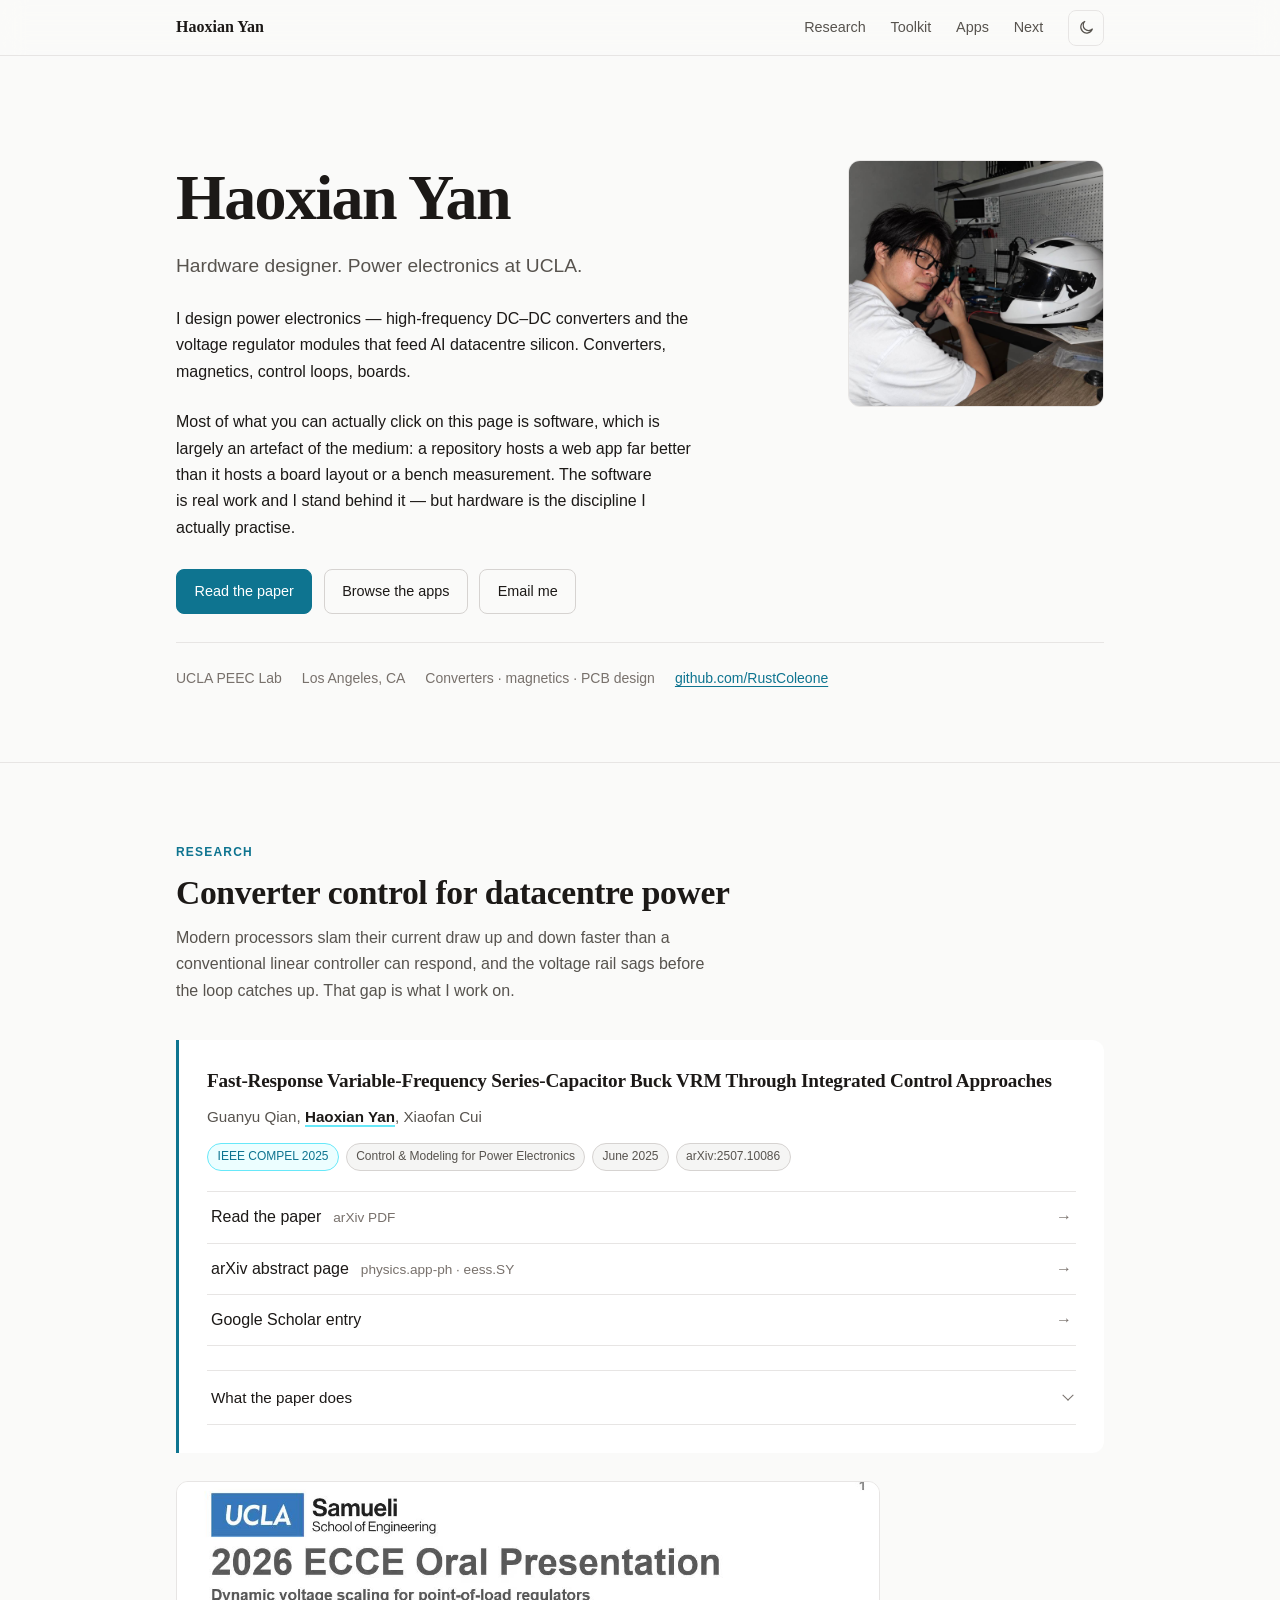
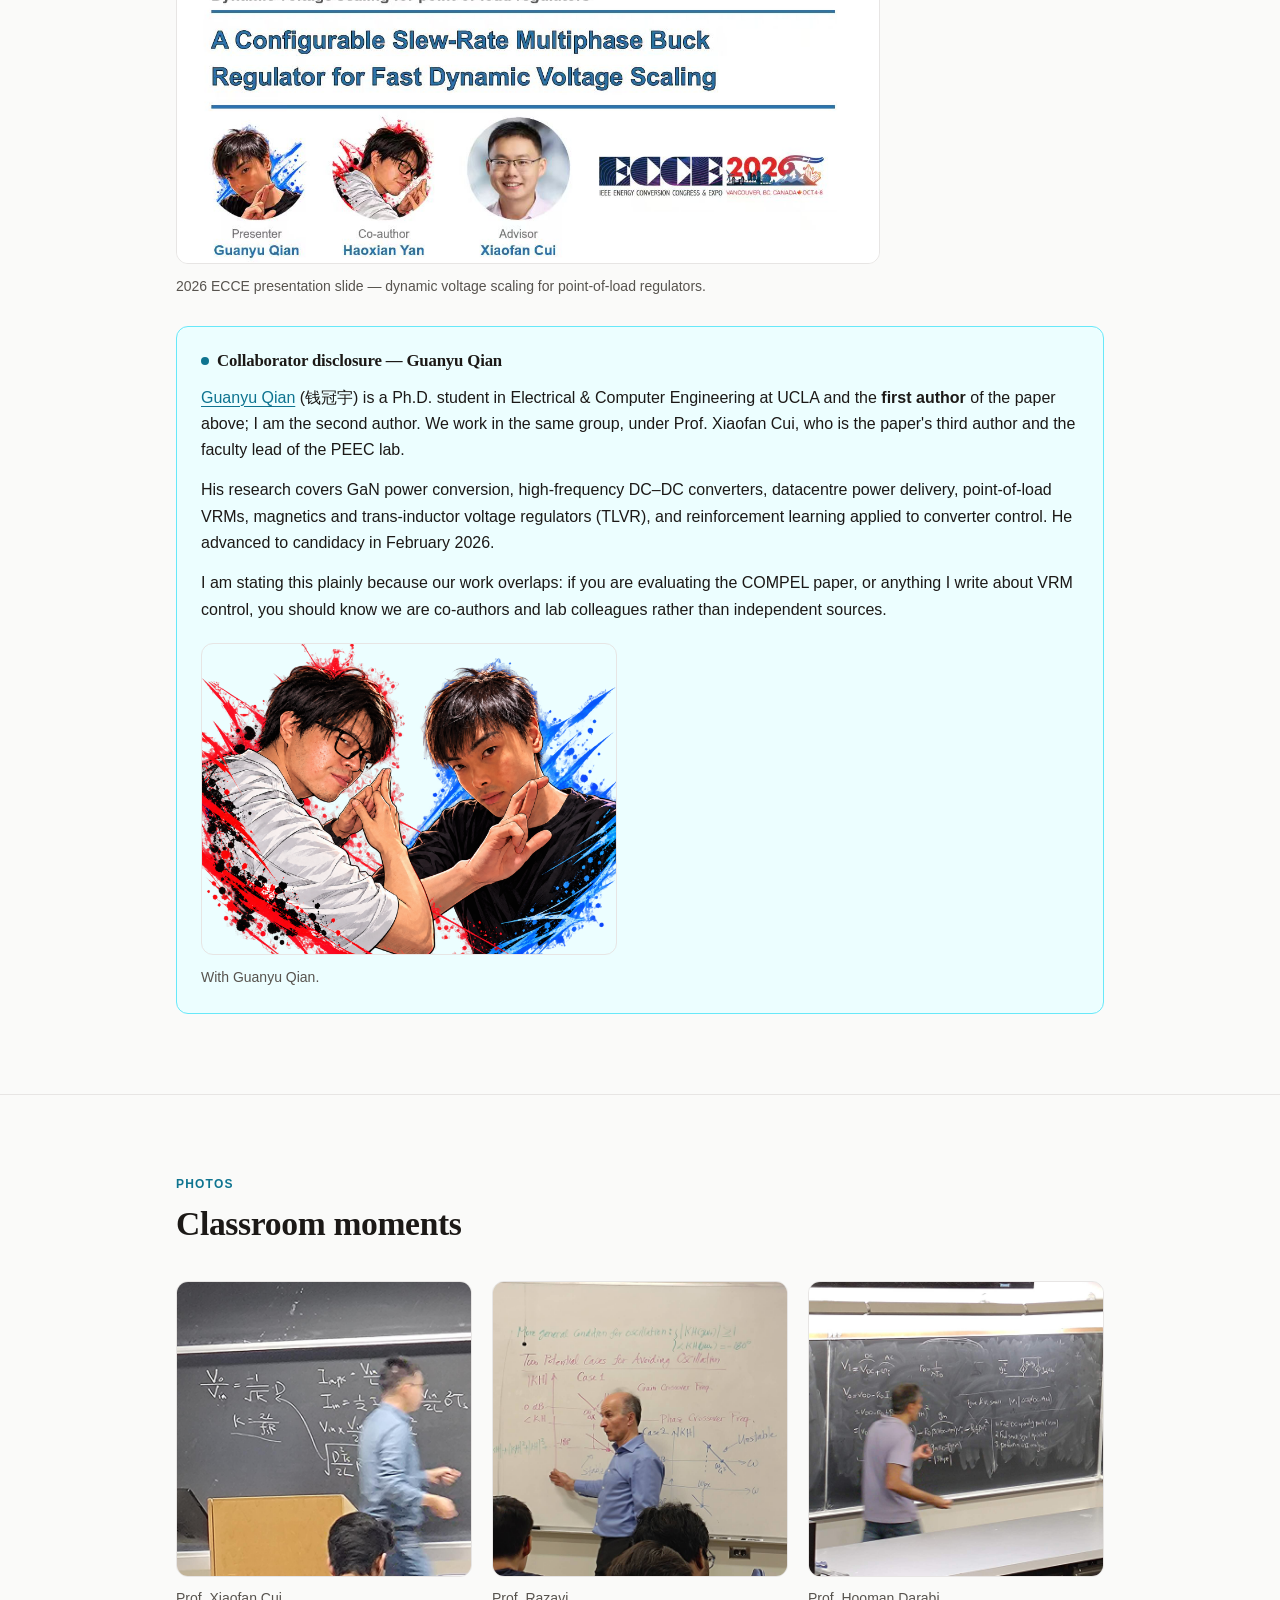
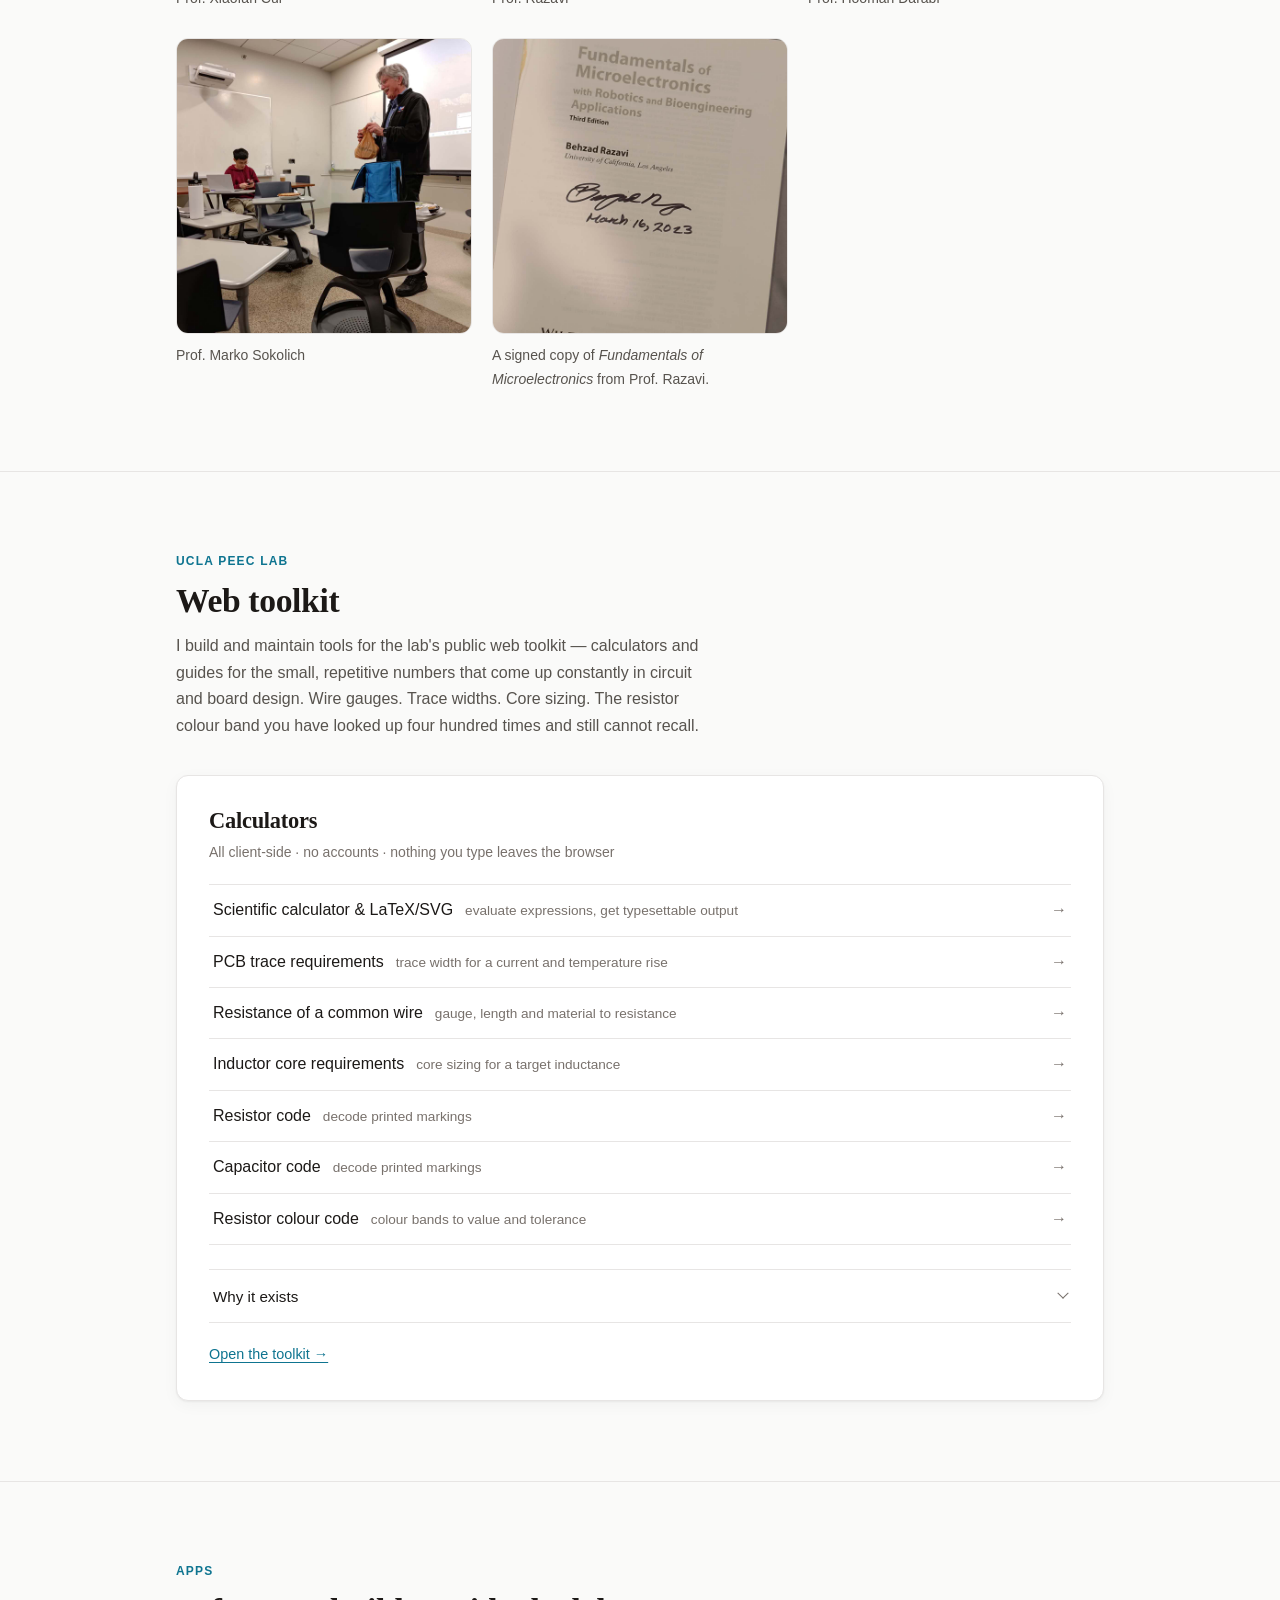
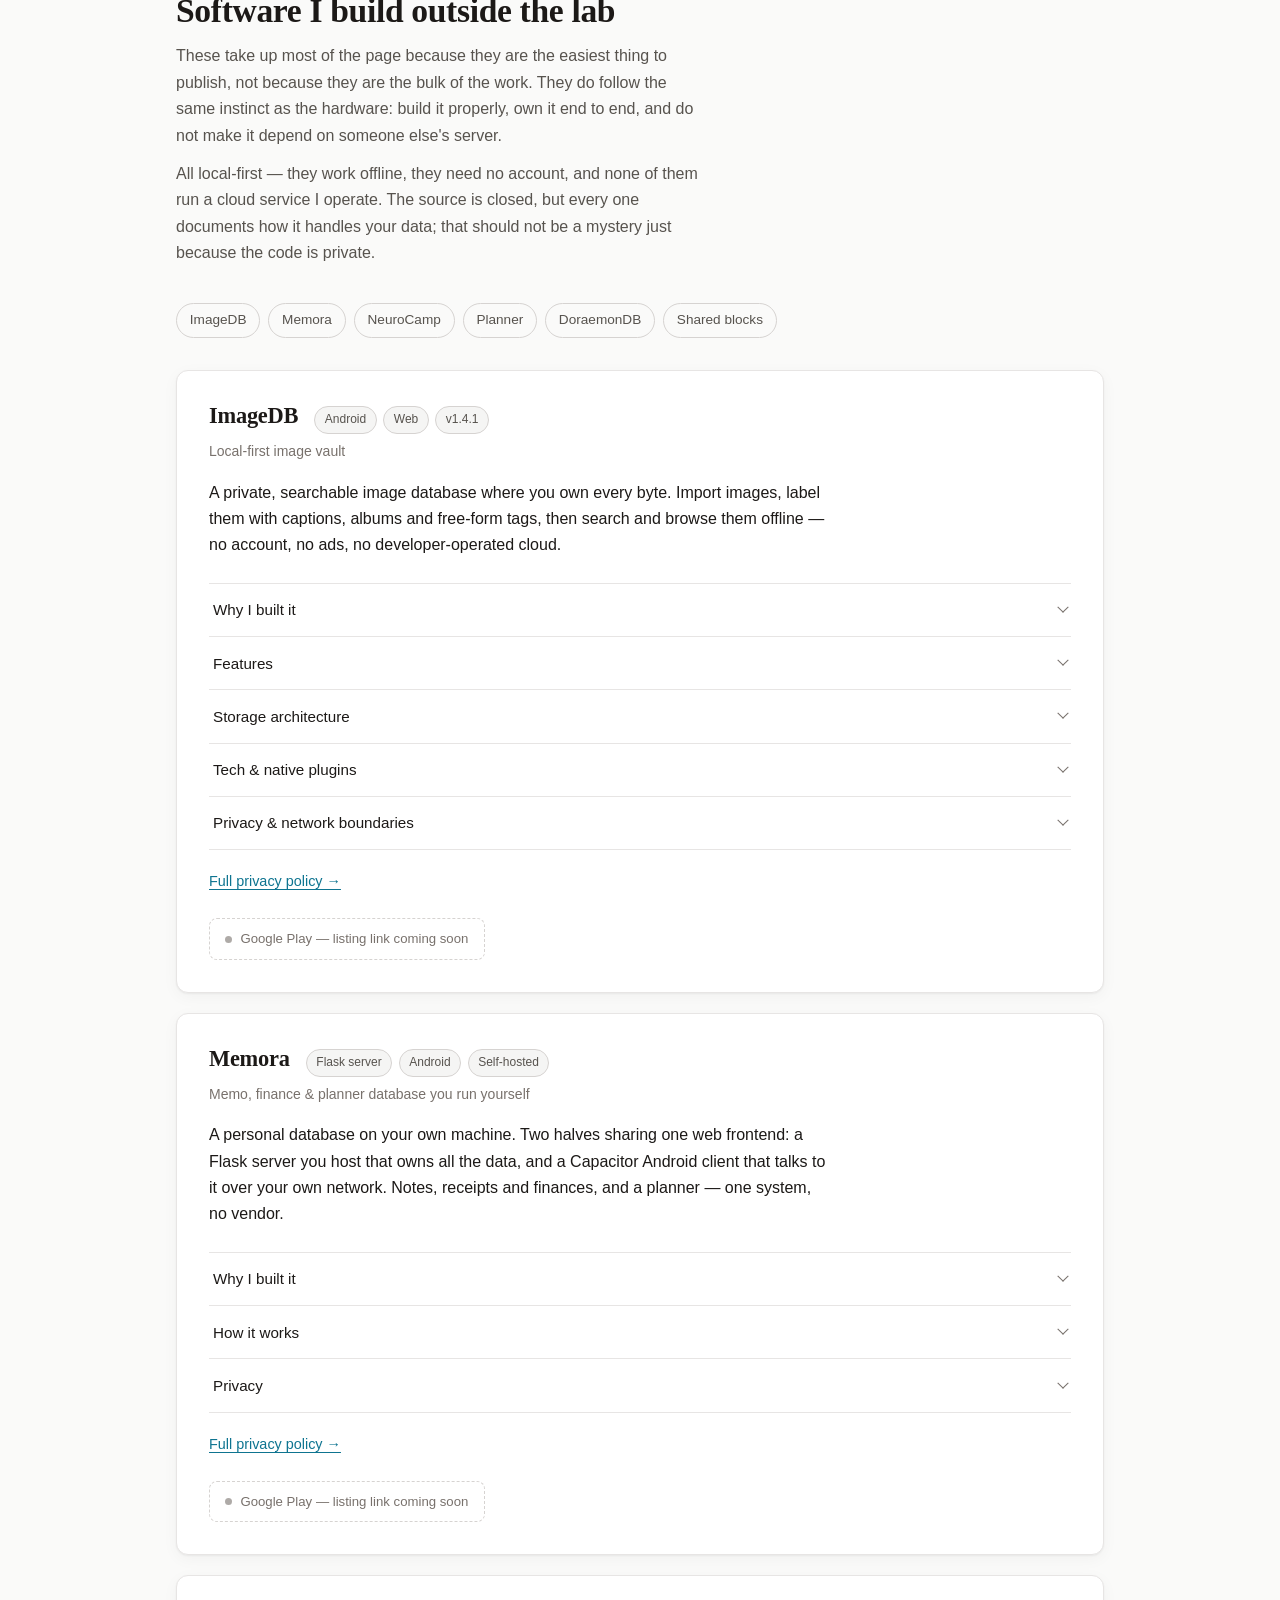
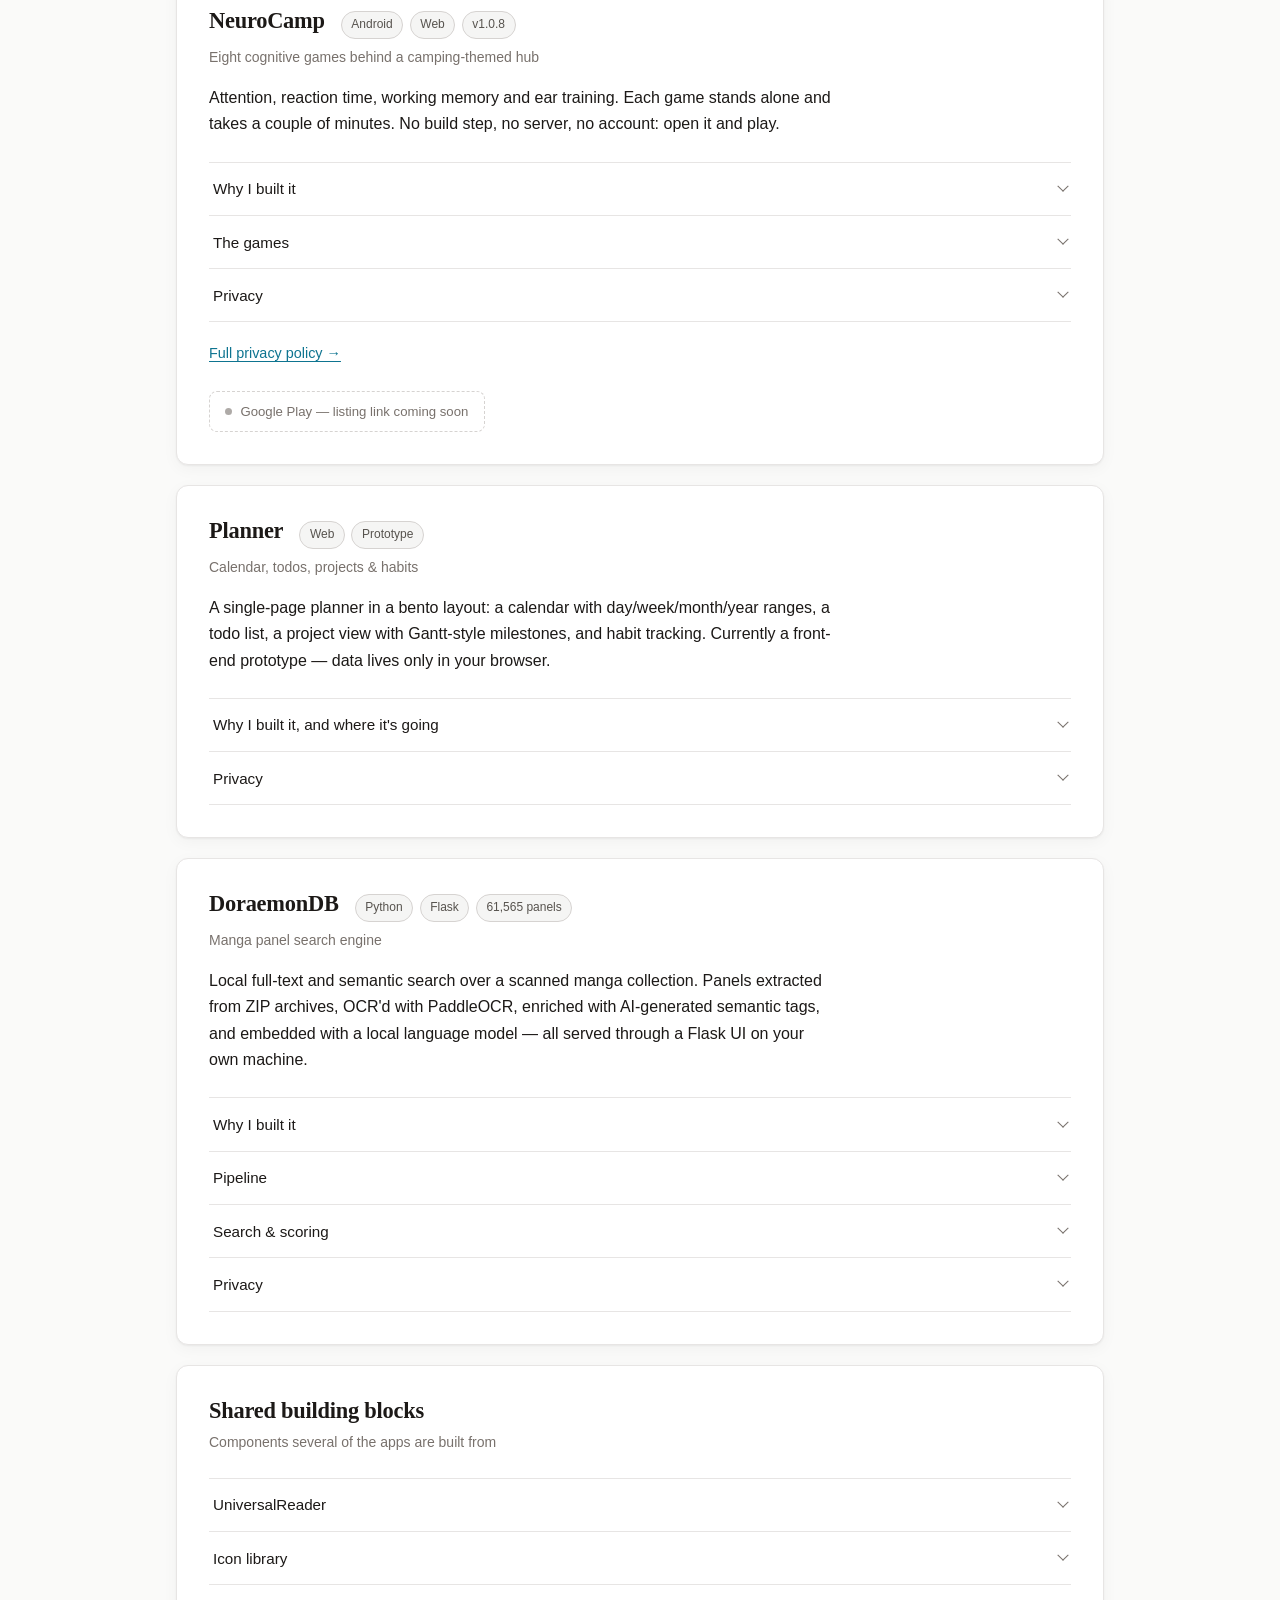
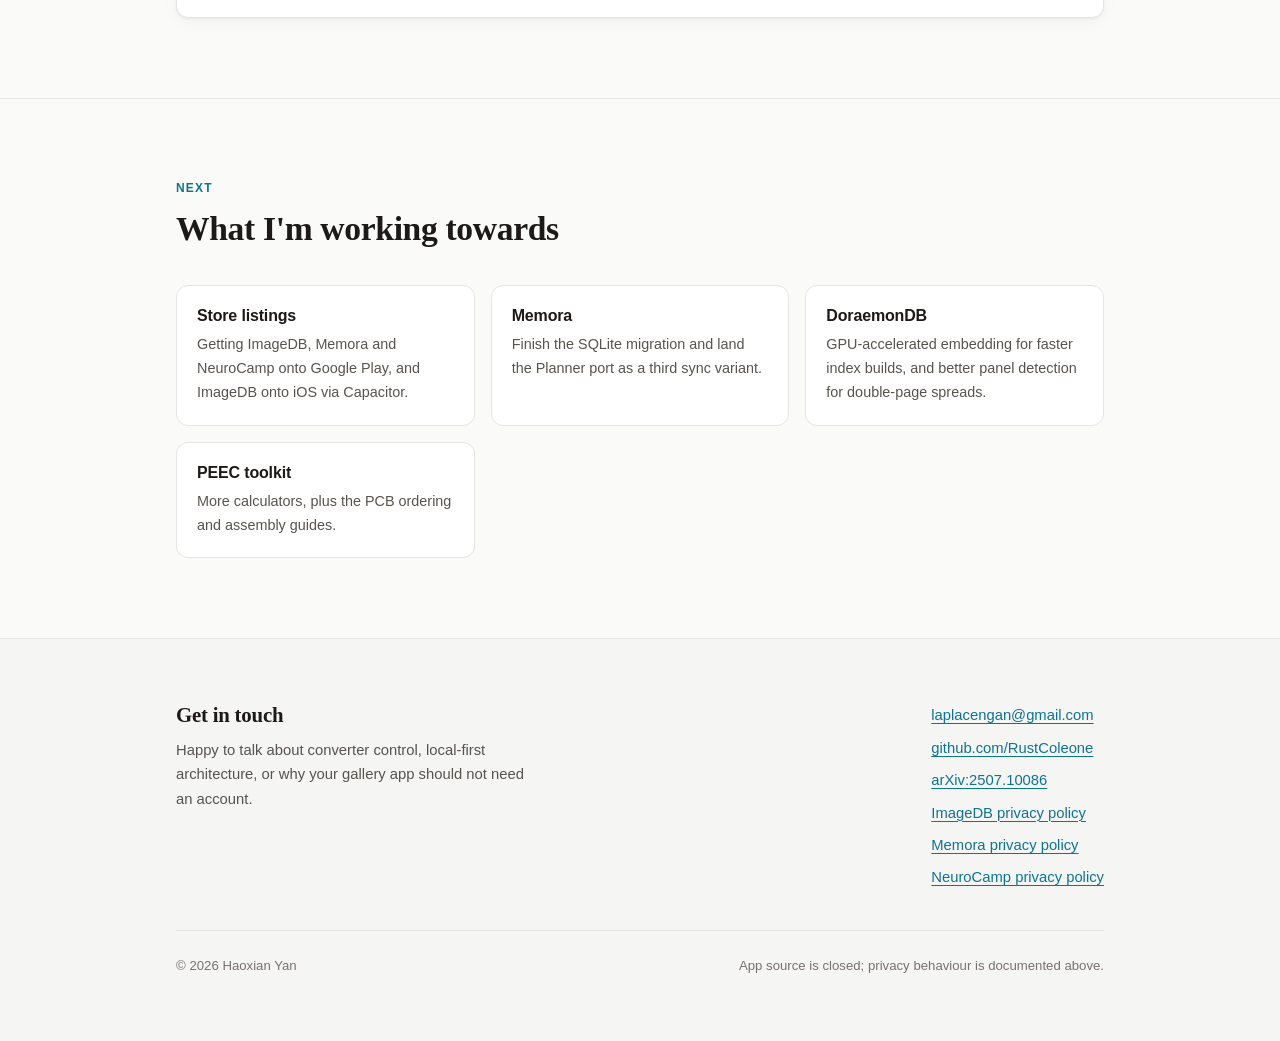
<file: index.html>
<!DOCTYPE html>
<html lang="en">

<head>
    <meta charset="UTF-8">
    <meta name="viewport" content="width=device-width, initial-scale=1">
    <title>Haoxian Yan — Hardware &amp; Power Electronics Design</title>
    <meta name="description" content="Haoxian Yan — hardware designer working on power electronics at UCLA: converter control for datacentre voltage regulators. Plus the local-first software that happens to be easier to publish.">
    <meta name="author" content="Haoxian Yan">
    <meta name="theme-color" content="#fafaf9">
    <meta name="google-site-verification" content="iWHL3ZfnDAy88yPTKk8GyMTBXgsC1QyWzxCTQRyr6VE" />

    <meta property="og:type" content="profile">
    <meta property="og:title" content="Haoxian Yan — Hardware &amp; Power Electronics Design">
    <meta property="og:description" content="Hardware designer working on converter control for datacentre voltage regulators at UCLA, plus local-first apps: ImageDB, Memora, NeuroCamp and more.">
    <meta property="og:url" content="https://rustcoleone.github.io/">
    <meta name="twitter:card" content="summary">

    <link rel="canonical" href="https://rustcoleone.github.io/">
    <link rel="icon" href="data:image/svg+xml,<svg xmlns='http://www.w3.org/2000/svg' viewBox='0 0 32 32'><rect width='32' height='32' rx='7' fill='%230e7490'/><path d='M5 21h5v-10h6v10h6v-10h5' stroke='white' stroke-width='2.6' fill='none' stroke-linecap='round' stroke-linejoin='round'/></svg>">
    <link rel="stylesheet" href="styles.css">

    <script>
        /* Resolve the stored theme before first paint to avoid a flash. */
        (function () {
            try {
                var t = localStorage.getItem("theme");
                if (t === "light" || t === "dark") document.documentElement.dataset.theme = t;
            } catch (e) { }
        })();
    </script>

    <script type="application/ld+json">
    {
      "@context": "https://schema.org",
      "@graph": [
        {
          "@type": "Person",
          "@id": "https://rustcoleone.github.io/#person",
          "name": "Haoxian Yan",
          "givenName": "Haoxian",
          "familyName": "Yan",
          "email": "mailto:laplacengan@gmail.com",
          "url": "https://rustcoleone.github.io/",
          "jobTitle": "Hardware Design Engineer",
          "affiliation": {
            "@type": "CollegeOrUniversity",
            "name": "University of California, Los Angeles"
          },
          "knowsAbout": [
            "Power electronics",
            "Hardware design",
            "DC-DC converter control",
            "Voltage regulator modules",
            "PCB design",
            "Local-first software"
          ],
          "sameAs": ["https://github.com/RustColeone"]
        },
        {
          "@type": "ScholarlyArticle",
          "name": "Fast-Response Variable-Frequency Series-Capacitor Buck VRM Through Integrated Control Approaches",
          "author": [
            { "@type": "Person", "name": "Guanyu Qian", "url": "https://qgy511.github.io/" },
            { "@type": "Person", "name": "Haoxian Yan", "@id": "https://rustcoleone.github.io/#person" },
            { "@type": "Person", "name": "Xiaofan Cui" }
          ],
          "datePublished": "2025-06-22",
          "publisher": { "@type": "Organization", "name": "IEEE" },
          "isPartOf": "2025 IEEE 26th Workshop on Control and Modeling for Power Electronics (COMPEL)",
          "url": "https://arxiv.org/abs/2507.10086",
          "identifier": "arXiv:2507.10086"
        }
      ]
    }
    </script>
</head>

<body>
    <a class="skip" href="#main">Skip to content</a>

    <nav class="nav" aria-label="Primary">
        <div class="container">
            <a class="nav-brand" href="#top">Haoxian&nbsp;Yan</a>
            <ul class="nav-links">
                <li><a href="#research">Research</a></li>
                <li><a href="#toolkit">Toolkit</a></li>
                <li><a href="#apps">Apps</a></li>
                <li><a href="#next">Next</a></li>
            </ul>
            <button class="theme-toggle" type="button" aria-label="Toggle dark mode" title="Toggle dark mode">
                <svg class="icon-sun" viewBox="0 0 24 24" aria-hidden="true">
                    <circle cx="12" cy="12" r="4.2" />
                    <path d="M12 2.5v2M12 19.5v2M2.5 12h2M19.5 12h2M5.1 5.1l1.4 1.4M17.5 17.5l1.4 1.4M18.9 5.1l-1.4 1.4M6.5 17.5l-1.4 1.4" />
                </svg>
                <svg class="icon-moon" viewBox="0 0 24 24" aria-hidden="true">
                    <path d="M20.5 14.3A8.5 8.5 0 1 1 9.7 3.5a7 7 0 0 0 10.8 10.8Z" />
                </svg>
            </button>
        </div>
    </nav>

    <header class="hero" id="top">
        <div class="container">
            <img class="hero-portrait" src="images/bio_pic.jpg" alt="Haoxian Yan at a lab workbench" width="1277" height="1232" fetchpriority="high" decoding="async">
            <h1>Haoxian Yan</h1>
            <p class="hero-role">Hardware designer. Power electronics at UCLA.</p>

            <p class="hero-bio">
                I design power electronics — high-frequency DC–DC converters and the voltage regulator modules
                that feed AI datacentre silicon. Converters, magnetics, control loops, boards.
            </p>

            <p class="hero-bio">
                Most of what you can actually click on this page is software, which is largely an artefact of the
                medium: a repository hosts a web app far better than it hosts a board layout or a bench measurement.
                The software is real work and I stand behind it — but hardware is the discipline I actually practise.
            </p>

            <div class="hero-actions">
                <a class="btn btn-primary" href="https://arxiv.org/pdf/2507.10086" target="_blank" rel="noopener">Read the paper</a>
                <a class="btn" href="#apps">Browse the apps</a>
                <a class="btn" href="mailto:laplacengan@gmail.com">Email me</a>
            </div>

            <div class="hero-meta">
                <span>UCLA PEEC Lab</span>
                <span>Los Angeles, CA</span>
                <span>Converters · magnetics · PCB design</span>
                <span><a href="https://github.com/RustColeone" target="_blank" rel="noopener">github.com/RustColeone</a></span>
            </div>
        </div>
    </header>

    <main id="main">

        <!-- ==================== RESEARCH ==================== -->
        <section class="section" id="research" aria-labelledby="research-h">
            <div class="container">
                <div class="section-head">
                    <span class="eyebrow">Research</span>
                    <h2 id="research-h">Converter control for datacentre power</h2>
                    <p class="lede">
                        Modern processors slam their current draw up and down faster than a conventional linear
                        controller can respond, and the voltage rail sags before the loop catches up. That gap is
                        what I work on.
                    </p>
                </div>

                <article class="paper">
                    <h3 class="paper-title">
                        Fast-Response Variable-Frequency Series-Capacitor Buck VRM Through Integrated Control Approaches
                    </h3>
                    <p class="paper-authors">
                        Guanyu Qian, <span class="me">Haoxian Yan</span>, Xiaofan Cui
                    </p>
                    <ul class="pills">
                        <li class="pill pill-accent">IEEE COMPEL 2025</li>
                        <li class="pill">Control &amp; Modeling for Power Electronics</li>
                        <li class="pill"><time datetime="2025-06">June 2025</time></li>
                        <li class="pill">arXiv:2507.10086</li>
                    </ul>
                    <ul class="linklist">
                        <li>
                            <a href="https://arxiv.org/pdf/2507.10086" target="_blank" rel="noopener">
                                <span>Read the paper</span><span class="note">arXiv PDF</span>
                            </a>
                        </li>
                        <li>
                            <a href="https://arxiv.org/abs/2507.10086" target="_blank" rel="noopener">
                                <span>arXiv abstract page</span><span class="note">physics.app-ph · eess.SY</span>
                            </a>
                        </li>
                        <li>
                            <a href="https://scholar.google.com/citations?view_op=view_citation&hl=en&user=6jr3l3gAAAAJ&citation_for_view=6jr3l3gAAAAJ:d1gkVwhDpl0C" target="_blank" rel="noopener">
                                <span>Google Scholar entry</span>
                            </a>
                        </li>
                    </ul>

                    <div class="accordions">
                        <details>
                            <summary>What the paper does</summary>
                            <div class="details-body">
                                <p>
                                    Series-capacitor Buck converters are attractive for point-of-load regulation but
                                    awkward to control: the added capacitor makes the small-signal behaviour messier,
                                    and running the converter at variable frequency makes it messier still. A linear
                                    controller tuned for stability is necessarily slow on large transients.
                                </p>
                                <p>
                                    The paper proposes an <strong>integrated control scheme</strong> that runs a linear
                                    and a nonlinear controller together. The linear loop handles steady-state
                                    regulation and disturbance rejection; the nonlinear loop takes over on large load
                                    steps, using time-optimal control derived from <strong>Pontryagin's Maximum
                                    Principle</strong> over a discrete-time model of the converter.
                                </p>
                                <p>
                                    The headline result: on a heavy load step-up, output voltage recovery is
                                    <strong>over ten times faster</strong> than a linear-controller-only design in
                                    simulation. Hardware measurements confirm stable disturbance rejection.
                                </p>
                            </div>
                        </details>
                    </div>
                </article>

                <figure class="research-photo">
                    <a href="images/8912677ad9c14f155ee95814baebc428.jpg" aria-label="View the research presentation slide at full size">
                        <img src="images/8912677ad9c14f155ee95814baebc428.jpg" alt="2026 ECCE oral presentation slide: A Configurable Slew-Rate Multiphase Buck Regulator for Fast Dynamic Voltage Scaling, by Guanyu Qian, Haoxian Yan and Xiaofan Cui" width="1225" height="666" loading="lazy" decoding="async">
                    </a>
                    <figcaption>2026 ECCE presentation slide — dynamic voltage scaling for point-of-load regulators.</figcaption>
                </figure>

                <aside class="callout" aria-labelledby="disclosure-h">
                    <h4 id="disclosure-h">Collaborator disclosure — Guanyu Qian</h4>
                    <p>
                        <a href="https://qgy511.github.io/" target="_blank" rel="noopener">Guanyu Qian</a> (钱冠宇) is a
                        Ph.D. student in Electrical &amp; Computer Engineering at UCLA and the <strong>first
                        author</strong> of the paper above; I am the second author. We work in the same group, under
                        Prof. Xiaofan Cui, who is the paper's third author and the faculty lead of the PEEC lab.
                    </p>
                    <p>
                        His research covers GaN power conversion, high-frequency DC–DC converters, datacentre power
                        delivery, point-of-load VRMs, magnetics and trans-inductor voltage regulators (TLVR), and
                        reinforcement learning applied to converter control. He advanced to candidacy in February 2026.
                    </p>
                    <p>
                        I am stating this plainly because our work overlaps: if you are evaluating the COMPEL paper, or
                        anything I write about VRM control, you should know we are co-authors and lab colleagues
                        rather than independent sources.
                    </p>
                    <figure class="collaborator-photo">
                        <a href="images/me_and_guanyu.png" aria-label="View the picture with Guanyu Qian at full size">
                            <img src="images/me_and_guanyu.png" alt="Stylized portrait of Haoxian Yan and Guanyu Qian with red and blue brush strokes" width="1448" height="1086" loading="lazy" decoding="async">
                        </a>
                        <figcaption>With Guanyu Qian.</figcaption>
                    </figure>
                </aside>
            </div>
        </section>

        <section class="section" id="photos" aria-labelledby="photos-h">
            <div class="container">
                <div class="section-head">
                    <span class="eyebrow">Photos</span>
                    <h2 id="photos-h">Classroom moments</h2>
                </div>
                <div class="photo-grid">
                    <figure>
                        <a href="images/professor_xiaofan_cui.jpg" aria-label="View the photo of Professor Xiaofan Cui at full size">
                            <img src="images/professor_xiaofan_cui.jpg" alt="Professor Xiaofan Cui teaching at a chalkboard" width="1280" height="1280" loading="lazy" decoding="async">
                        </a>
                        <figcaption>Prof. Xiaofan Cui</figcaption>
                    </figure>
                    <figure>
                        <a href="images/professor_razavi.jpg" aria-label="View the photo of Professor Razavi at full size">
                            <img src="images/professor_razavi.jpg" alt="Professor Razavi explaining a circuit at a whiteboard" width="1280" height="1280" loading="lazy" decoding="async">
                        </a>
                        <figcaption>Prof. Razavi</figcaption>
                    </figure>
                    <figure>
                        <a href="images/professor_hooman_darabi.jpg" aria-label="View the photo of Professor Hooman Darabi at full size">
                            <img src="images/professor_hooman_darabi.jpg" alt="Professor Hooman Darabi teaching circuit equations at a chalkboard" width="1280" height="1280" loading="lazy" decoding="async">
                        </a>
                        <figcaption>Prof. Hooman Darabi</figcaption>
                    </figure>
                    <figure>
                        <a href="images/professor_marko_sokolich.jpg" aria-label="View the photo of Professor Marko Sokolich at full size">
                            <img src="images/professor_marko_sokolich.jpg" alt="Professor Marko Sokolich speaking in a classroom" width="1280" height="1280" loading="lazy" decoding="async">
                        </a>
                        <figcaption>Prof. Marko Sokolich</figcaption>
                    </figure>
                    <figure>
                        <a href="images/book_signing_from_professor_razavi.jpg" aria-label="View the signed book at full size">
                            <img src="images/book_signing_from_professor_razavi.jpg" alt="Title page of Fundamentals of Microelectronics signed by Behzad Razavi" width="1280" height="1280" loading="lazy" decoding="async">
                        </a>
                        <figcaption>A signed copy of <cite>Fundamentals of Microelectronics</cite> from Prof. Razavi.</figcaption>
                    </figure>
                </div>
            </div>
        </section>

        <!-- ==================== TOOLKIT ==================== -->
        <section class="section" id="toolkit" aria-labelledby="toolkit-h">
            <div class="container">
                <div class="section-head">
                    <span class="eyebrow">UCLA PEEC Lab</span>
                    <h2 id="toolkit-h">Web toolkit</h2>
                    <p class="lede">
                        I build and maintain tools for the lab's public web toolkit — calculators and guides for the
                        small, repetitive numbers that come up constantly in circuit and board design. Wire gauges.
                        Trace widths. Core sizing. The resistor colour band you have looked up four hundred times and
                        still cannot recall.
                    </p>
                </div>

                <div class="card">
                    <div class="card-head">
                        <h3>Calculators</h3>
                    </div>
                    <p class="card-sub">All client-side · no accounts · nothing you type leaves the browser</p>

                    <ul class="linklist">
                        <li><a href="https://peec-research-lab.github.io/web-tool-kit/?page=calculator_scientific.html#" target="_blank" rel="noopener"><span>Scientific calculator &amp; LaTeX/SVG</span><span class="note">evaluate expressions, get typesettable output</span></a></li>
                        <li><a href="https://peec-research-lab.github.io/web-tool-kit/?page=calculator_wire_thickness.html" target="_blank" rel="noopener"><span>PCB trace requirements</span><span class="note">trace width for a current and temperature rise</span></a></li>
                        <li><a href="https://peec-research-lab.github.io/web-tool-kit/?page=calculator_wire_resistance.html" target="_blank" rel="noopener"><span>Resistance of a common wire</span><span class="note">gauge, length and material to resistance</span></a></li>
                        <li><a href="https://peec-research-lab.github.io/web-tool-kit/?page=calculator_inductor_core.html#" target="_blank" rel="noopener"><span>Inductor core requirements</span><span class="note">core sizing for a target inductance</span></a></li>
                        <li><a href="https://peec-research-lab.github.io/web-tool-kit/?page=calculator_resistor_code.html#" target="_blank" rel="noopener"><span>Resistor code</span><span class="note">decode printed markings</span></a></li>
                        <li><a href="https://peec-research-lab.github.io/web-tool-kit/?page=calculator_capacitor_code.html#" target="_blank" rel="noopener"><span>Capacitor code</span><span class="note">decode printed markings</span></a></li>
                        <li><a href="https://peec-research-lab.github.io/web-tool-kit/?page=calculator_resistor_color_code.html#" target="_blank" rel="noopener"><span>Resistor colour code</span><span class="note">colour bands to value and tolerance</span></a></li>
                    </ul>

                    <div class="accordions">
                        <details>
                            <summary>Why it exists</summary>
                            <div class="details-body">
                                <p>
                                    Every lab accumulates a pile of half-trusted spreadsheets and bookmarked
                                    calculators of unknown provenance. Consolidating them into one maintained,
                                    openly readable place means the whole group works from the same assumptions —
                                    and anyone outside the lab gets the same tools for free.
                                </p>
                                <p>
                                    The whole thing is a static site: no backend, no accounts, no submitted values
                                    leaving the browser. That is a privacy property, but mostly it is a durability
                                    property — a static page keeps working long after whoever wrote it has graduated.
                                </p>
                            </div>
                        </details>
                    </div>

                    <p class="privacy-link"><a href="https://peec-research-lab.github.io/web-tool-kit/?page=home.html" target="_blank" rel="noopener">Open the toolkit →</a></p>
                </div>
            </div>
        </section>

        <!-- ==================== APPS ==================== -->
        <section class="section" id="apps" aria-labelledby="apps-h">
            <div class="container">
                <div class="section-head">
                    <span class="eyebrow">Apps</span>
                    <h2 id="apps-h">Software I build outside the lab</h2>
                    <p class="lede">
                        These take up most of the page because they are the easiest thing to publish, not because
                        they are the bulk of the work. They do follow the same instinct as the hardware: build it
                        properly, own it end to end, and do not make it depend on someone else's server.
                    </p>
                    <p class="lede">
                        All local-first — they work offline, they need no account, and none of them run a cloud
                        service I operate. The source is closed, but every one documents how it handles your data;
                        that should not be a mystery just because the code is private.
                    </p>
                </div>

                <ul class="jumpbar">
                    <li><a href="#imagedb">ImageDB</a></li>
                    <li><a href="#memora">Memora</a></li>
                    <li><a href="#neurocamp">NeuroCamp</a></li>
                    <li><a href="#planner">Planner</a></li>
                    <li><a href="#doraemondb">DoraemonDB</a></li>
                    <li><a href="#internals">Shared blocks</a></li>
                </ul>

                <!-- ImageDB -->
                <article class="card app" id="imagedb">
                    <div class="card-head">
                        <h3>ImageDB</h3>
                        <ul class="pills" style="margin-top:0">
                            <li class="pill">Android</li>
                            <li class="pill">Web</li>
                            <li class="pill">v1.4.1</li>
                        </ul>
                    </div>
                    <p class="card-sub">Local-first image vault</p>
                    <p class="card-lede">
                        A private, searchable image database where you own every byte. Import images, label them with
                        captions, albums and free-form tags, then search and browse them offline — no account, no ads, no developer-operated cloud.
                    </p>

                    <div class="accordions">
                        <details>
                            <summary>Why I built it</summary>
                            <div class="details-body">
                                <p>
                                    Every gallery app makes one of two choices: sync everything to a cloud you do not
                                    control, or defer to the system media library and inherit its organisation model —
                                    which is to say, folders and a date. Neither lets you actually annotate a picture
                                    and find it again three years later by what is <em>in</em> it.
                                </p>
                                <p>
                                    ImageDB is the third option. One HTML file, one SQLite database, one folder of
                                    image files, all on your device. The deliberate minimalism is the point: an
                                    archive you cannot open in ten years is not an archive.
                                </p>
                            </div>
                        </details>

                        <details>
                            <summary>Features</summary>
                            <div class="details-body">
                                <p><strong>Ingestion</strong> — FAB add, hold-for-camera, drag &amp; drop, paste, URL-linked images, Android share-sheet intake, and a batch import wizard with per-image and bulk field editing.</p>
                                <p><strong>Books</strong> — multi-page collections from images, ZIP or PDF. Reader with scroll / left-to-right / right-to-left modes, per-page copy, save and share, and export as PDF or a paneled image.</p>
                                <p><strong>Organising</strong> — albums, free-form tags with autocomplete drawn from every tag ever used, captions, live search, and filters by album, tag, type or date. A global Tag Manager renames or deletes tags library-wide.</p>
                                <p><strong>Viewing</strong> — responsive grid with XS–XL card sizes and a time-grouped feed. Detail view is a swipeable card with a ghost preview sliding in from the side. Lightbox with scroll, pinch and double-tap zoom plus drag-to-pan.</p>
                                <p><strong>Editing</strong> — crop canvas with undo stack and animated-GIF output, a GIF editor (speed, frame drop, quality, trim, crop), and a Panel Images combiner with per-image crop and re-grouping.</p>
                                <p><strong>Data portability</strong> — scoped multi-part ZIP export, merge-safe multi-file import, and a verify-and-repair scan. Trash is a soft delete with 30-day auto-purge.</p>
                                <p><strong>Search &amp; privacy</strong> — on-device text recognition (OCR) makes words inside screenshots and receipts searchable; a Safe area behind Android's fingerprint/PIN prompt stores its images encrypted (AES-256-GCM); an optional app lock; smart albums.</p>
                                <p><strong>Other</strong> — multi-select batch operations, an "Organise Quiz" daily tagging challenge with a Library Health score, dark/light theme, multi-language with system auto-detect, and a configurable backup nudge.</p>
                            </div>
                        </details>

                        <details>
                            <summary>Storage architecture</summary>
                            <div class="details-body">
                                <p>
                                    Images and thumbnails live in a layered blob store: the Capacitor filesystem on
                                    Android (app-private, invisible to gallery apps), OPFS on modern browsers, and
                                    IndexedDB as a legacy fallback. On upgrade, blobs migrate transparently from
                                    IndexedDB to OPFS with no user action.
                                </p>
                                <p>
                                    Metadata, the hashbook and settings live in SQLite compiled to WebAssembly via
                                    sql.js. Every snapshot is written to a <code>.tmp</code> file, read back and
                                    checked with <code>PRAGMA quick_check</code> before it replaces the primary.
                                    Startup validates the primary and can recover the staged or last-known-good copy;
                                    an unrecoverable database is reported as an error rather than silently presented
                                    as a healthy empty library.
                                </p>
                                <p>
                                    SHA-256 deduplication maps every image hash to a blob ID, so importing the same
                                    file twice reuses the existing blob.
                                </p>
                            </div>
                        </details>

                        <details>
                            <summary>Tech &amp; native plugins</summary>
                            <div class="details-body">
                                <p><strong>Frontend</strong> — single HTML file, no build step. <code>www/</code> is a generated artefact stamped with the version from <code>package.json</code>.</p>
                                <p><strong>Native shell</strong> — Capacitor for Android with custom Java plugins for clipboard images (a <code>content://</code> URI backed by FileProvider, so other apps paste real pixels), durable share-sheet intake, gallery saving, biometric privacy levels, on-device ML Kit OCR, and Google Play Billing.</p>
                                <p><strong>Libraries</strong> — sql.js, fflate, gifenc, pdf.js, and the Capacitor filesystem, camera, share, clipboard and app plugins. All bundled; nothing is fetched from a CDN at runtime.</p>
                            </div>
                        </details>

                        <details>
                            <summary>Privacy &amp; network boundaries</summary>
                            <div class="details-body">
                                <p><strong>No account, no ads, no analytics of my own, no ImageDB-operated sync service.</strong> Originals, thumbnails and metadata live in app-private storage; Safe images and thumbnails are also encrypted at rest.</p>
                                <p><strong>Text recognition</strong> — OCR runs on the device, but Google's ML Kit SDK sends device/app information, a per-install identifier and performance diagnostics to Google over HTTPS. Google Play services may download recognition models.</p>
                                <p><strong>Purchases</strong> — the optional one-time Advanced Tools purchase is processed by Google Play; I never see payment details.</p>
                                <p><strong>Android system backup</strong> — <code>allowBackup</code> is intentionally on. If <em>you</em> enable Android backup, the OS may include ImageDB's data in <em>your</em> backup. I do not turn that on and do not operate the destination.</p>
                                <p><strong>Linked images</strong> — an entry saved as a URL is fetched from its source host when displayed, exposing a normal network request to that host. You can make linked entries offline from Backup &amp; Data.</p>
                                <p>In short, data leaves the app only through OCR diagnostics, Play purchases, linked images, Android backup you enable, or a share/save/export you start.</p>
                            </div>
                        </details>
                    </div>

                    <p class="privacy-link"><a href="privacy/imagedb/">Full privacy policy →</a></p>
                    <br>
                    <span class="storeslot">Google Play — listing link coming soon</span>
                </article>

                <!-- Memora -->
                <article class="card app" id="memora">
                    <div class="card-head">
                        <h3>Memora</h3>
                        <ul class="pills" style="margin-top:0">
                            <li class="pill">Flask server</li>
                            <li class="pill">Android</li>
                            <li class="pill">Self-hosted</li>
                        </ul>
                    </div>
                    <p class="card-sub">Memo, finance &amp; planner database you run yourself</p>
                    <p class="card-lede">
                        A personal database on your own machine. Two halves sharing one web frontend: a Flask server
                        you host that owns all the data, and a Capacitor Android client that talks to it over your own
                        network. Notes, receipts and finances, and a planner — one system, no vendor.
                    </p>

                    <div class="accordions">
                        <details>
                            <summary>Why I built it</summary>
                            <div class="details-body">
                                <p>
                                    Note apps and budgeting apps both want to be the place your life lives, and both
                                    want that place to be their server. The moment you accept that, your data's
                                    longevity is tied to someone else's business model — and personal finance records
                                    are about the last thing I want sitting in a startup's database.
                                </p>
                                <p>
                                    Memora inverts it. The server is yours; it runs on a machine you control and
                                    writes files you can read. The phone app is a client, not the source of truth. If
                                    I stop maintaining it tomorrow, the Flask app and your files keep working.
                                </p>
                            </div>
                        </details>

                        <details>
                            <summary>How it works</summary>
                            <div class="details-body">
                                <p><strong>Variants</strong> — one codebase serves three modes: memos, finance and planner. The backend routes each to its own store, selected by query param, header or referer.</p>
                                <p><strong>Sync</strong> — an event-sourced operation log. Clients push operations and pull everything since a given op ID; server state is rebuilt purely by replaying the log, with snapshots for compaction. Because the log is variant-agnostic, a new data type needs no new sync code. Conflicts resolve last-write-wins per entry.</p>
                                <p><strong>Storage</strong> — JSON document stores plus SQLite, currently mid-migration toward SQLite throughout. Live data sits in <code>data/</code> and <code>uploads/</code>, both permanently excluded from version control.</p>
                                <p><strong>Frontend</strong> — one shared source tree used by both the server and the mobile build. Includes memo capture, a finance view, OCR for receipts, and an optional AI chat that can create entries from uploaded images.</p>
                                <p><strong>Testing</strong> — Playwright browser tests plus a backend assertion suite covering sync and cross-variant isolation.</p>
                            </div>
                        </details>

                        <details>
                            <summary>Privacy</summary>
                            <div class="details-body">
                                <p><strong>There is no Memora cloud.</strong> I do not run a server for this, cannot see your data, and have no way to. Your notes and finances live on hardware you own, and the app talks only to the server address you type in.</p>
                                <p><strong>Cleartext HTTP is allowed</strong> — deliberately, because most people self-host over a home LAN without a certificate. That is a real trade-off: on an untrusted network, use HTTPS or a VPN rather than plain HTTP.</p>
                                <p><strong>AI features are opt-in and bring-your-own-key.</strong> Chat, OCR-assisted entry and image analysis call whichever provider you configure (OpenAI, Gemini or DeepSeek) using <em>your</em> API key. Leave the key unset and those features stay off; set one and what you submit goes to that provider under their terms, not mine. Everything else works with no key at all.</p>
                                <p><strong>Backups are yours.</strong> Data directories never leave your machine on their own — which also means nobody else is making backups for you.</p>
                            </div>
                        </details>
                    </div>

                    <p class="privacy-link"><a href="privacy/memora/">Full privacy policy →</a></p>
                    <br>
                    <span class="storeslot">Google Play — listing link coming soon</span>
                </article>

                <!-- NeuroCamp -->
                <article class="card app" id="neurocamp">
                    <div class="card-head">
                        <h3>NeuroCamp</h3>
                        <ul class="pills" style="margin-top:0">
                            <li class="pill">Android</li>
                            <li class="pill">Web</li>
                            <li class="pill">v1.0.8</li>
                        </ul>
                    </div>
                    <p class="card-sub">Eight cognitive games behind a camping-themed hub</p>
                    <p class="card-lede">
                        Attention, reaction time, working memory and ear training. Each game stands alone and takes a
                        couple of minutes. No build step, no server, no account: open it and play.
                    </p>

                    <div class="accordions">
                        <details>
                            <summary>Why I built it</summary>
                            <div class="details-body">
                                <p>
                                    Brain-training apps have a reputation problem, mostly earned: the category is full
                                    of subscription funnels, inflated neuroscience claims, and daily-streak mechanics
                                    designed to farm engagement rather than attention.
                                </p>
                                <p>
                                    I wanted the actual tasks — Schulte tables, stop-signal, interval recognition —
                                    without the apparatus around them. These are well-established psychological
                                    paradigms and they work fine as small self-contained games. No accounts, no streak
                                    guilt, no claims about making you smarter. Just the task, a timer, and your own
                                    previous score.
                                </p>
                            </div>
                        </details>

                        <details>
                            <summary>The games</summary>
                            <div class="details-body">
                                <ul>
                                    <li><strong>Schulte Table</strong> — find numbers in sequence on a grid as fast as possible. Visual scanning and concentration.</li>
                                    <li><strong>Stop Signal</strong> — respond fast to go signals, withhold on stop signals. The classic executive-control paradigm.</li>
                                    <li><strong>Whac-A-Mole</strong> — reaction speed and target acquisition under time pressure.</li>
                                    <li><strong>Animal Ranger</strong> — study animals with randomised profiles, then match each to its profile. Associative memory under load.</li>
                                    <li><strong>Lotus Trail</strong> — memorise a path across lily pads that vanishes after a preview. Spatial working memory.</li>
                                    <li><strong>Chord Scout</strong> — hear a synthesised chord, name it from three options. Major / minor / diminished discrimination.</li>
                                    <li><strong>Interval Birds</strong> — birds sing an interval; identify it. Fully synthesised with the Web Audio API.</li>
                                    <li><strong>Rhythm Sync</strong> — birds count in, audio cuts out, and you tap exactly on the next silent beat. Internal timing without a cue.</li>
                                </ul>
                            </div>
                        </details>

                        <details>
                            <summary>Privacy</summary>
                            <div class="details-body">
                                <p><strong>Nothing is collected.</strong> No accounts, no analytics, no ads, no network calls. The games hold no personal data — there is nothing to transmit and no server to transmit it to.</p>
                                <p>Scores and theme preference stay in local storage on your device. Audio is synthesised in-browser, so even the sounds require no downloads. Uninstalling removes everything.</p>
                            </div>
                        </details>
                    </div>

                    <p class="privacy-link"><a href="privacy/neurocamp/">Full privacy policy →</a></p>
                    <br>
                    <span class="storeslot">Google Play — listing link coming soon</span>
                </article>

                <!-- Planner -->
                <article class="card app" id="planner">
                    <div class="card-head">
                        <h3>Planner</h3>
                        <ul class="pills" style="margin-top:0">
                            <li class="pill">Web</li>
                            <li class="pill">Prototype</li>
                        </ul>
                    </div>
                    <p class="card-sub">Calendar, todos, projects &amp; habits</p>
                    <p class="card-lede">
                        A single-page planner in a bento layout: a calendar with day/week/month/year ranges, a todo
                        list, a project view with Gantt-style milestones, and habit tracking. Currently a front-end
                        prototype — data lives only in your browser.
                    </p>

                    <div class="accordions">
                        <details>
                            <summary>Why I built it, and where it's going</summary>
                            <div class="details-body">
                                <p>
                                    This started as a sandbox: I wanted to work out the interaction design for
                                    calendar-plus-todos-plus-projects without committing to a data model or a sync
                                    story. Building against local storage first meant I could throw away layouts
                                    cheaply.
                                </p>
                                <p>
                                    It worked, so it is now being ported into <strong>Memora</strong> as a third sync
                                    variant alongside memos and finance — each event, todo, project and habit becoming
                                    one entry in the same event-sourced operation log. The standalone prototype stays
                                    around as its own thing for now.
                                </p>
                            </div>
                        </details>

                        <details>
                            <summary>Privacy</summary>
                            <div class="details-body">
                                <p><strong>Local storage only.</strong> The prototype has no backend at all: everything you enter stays in your browser and never leaves the device. Clearing site data erases it — there is no copy anywhere else.</p>
                                <p>Once the port into Memora lands, it inherits Memora's model: your own self-hosted server, your own data directory.</p>
                            </div>
                        </details>
                    </div>
                </article>

                <!-- DoraemonDB -->
                <article class="card app" id="doraemondb">
                    <div class="card-head">
                        <h3>DoraemonDB</h3>
                        <ul class="pills" style="margin-top:0">
                            <li class="pill">Python</li>
                            <li class="pill">Flask</li>
                            <li class="pill">61,565 panels</li>
                        </ul>
                    </div>
                    <p class="card-sub">Manga panel search engine</p>
                    <p class="card-lede">
                        Local full-text and semantic search over a scanned manga collection. Panels extracted from ZIP
                        archives, OCR'd with PaddleOCR, enriched with AI-generated semantic tags, and embedded with a
                        local language model — all served through a Flask UI on your own machine.
                    </p>

                    <div class="accordions">
                        <details>
                            <summary>Why I built it</summary>
                            <div class="details-body">
                                <p>
                                    I wanted to find a specific panel — the one with a particular expression, or a
                                    particular gadget — in a collection far too large to page through. Filename search
                                    is useless for this; the information you want is inside the image.
                                </p>
                                <p>
                                    It turned into a nice demonstration that a full OCR-plus-embedding search pipeline
                                    fits comfortably on one desktop machine. Nothing here needs a datacentre.
                                </p>
                            </div>
                        </details>

                        <details>
                            <summary>Pipeline</summary>
                            <div class="details-body">
                                <p><strong>1. Panel extraction</strong> — every page is read from its ZIP archive, flood-fill/contour analysis detects individual panels, then PaddleOCR extracts the Chinese text into SQLite.</p>
                                <p><strong>2. Tag enrichment</strong> — each untagged panel goes to DeepSeek Chat for 5–15 candidate Chinese semantic tags. Each candidate is deduplicated against a global vocabulary using BAAI/bge-m3 cosine similarity at a 0.90 threshold: close matches reuse the canonical tag, new ones extend the vocabulary.</p>
                                <p><strong>3. Embedding build</strong> — every panel is encoded into a 1024-dim float32 vector with BAAI/bge-m3, preferring canonical tags over raw OCR text. A one-time offline step, roughly an hour on CPU.</p>
                            </div>
                        </details>

                        <details>
                            <summary>Search &amp; scoring</summary>
                            <div class="details-body">
                                <p>
                                    On first request the server loads every embedding into an in-memory numpy matrix
                                    and caches the tag vocabulary. The unified search endpoint combines three modes,
                                    each contributing a normalised 0–1 score: <strong>词 (keywords)</strong>, always on;
                                    <strong>意 (vector)</strong>, cosine similarity on L2-normalised embeddings, on by
                                    default; and <strong>AI (semantic)</strong>, where DeepSeek maps the query onto
                                    vocabulary tags, off by default.
                                </p>
                                <p>
                                    The combined score is the sum of active methods normalised by how many are active,
                                    and negative exclusions (<code>-term</code>) work across all three. Result cards
                                    show extracted text, tag chips with matches highlighted, and a score badge.
                                </p>
                            </div>
                        </details>

                        <details>
                            <summary>Privacy</summary>
                            <div class="details-body">
                                <p>Runs entirely on your own machine against your own files. The one exception is the optional AI tagging and AI search mode, which send text (never images) to DeepSeek using your own API key. Keyword and vector search work fully offline once the index is built — the embedding model runs locally.</p>
                            </div>
                        </details>
                    </div>
                </article>

                <!-- Shared building blocks -->
                <article class="card app" id="internals">
                    <div class="card-head">
                        <h3>Shared building blocks</h3>
                    </div>
                    <p class="card-sub">Components several of the apps are built from</p>

                    <div class="accordions">
                        <details>
                            <summary>UniversalReader</summary>
                            <div class="details-body">
                                <p>
                                    A zero-dependency embeddable reader for images and PDFs, originally extracted from
                                    ImageDB so every project would stop maintaining its own copy. Scroll, left-to-right
                                    and right-to-left page modes; double-tap and pinch zoom; keyboard controls;
                                    long-press for a page preview with copy/save/share; configurable theme, background
                                    colour and page separator. One JS file and one CSS file, no bundler, with pdf.js as
                                    the only optional dependency.
                                </p>
                            </div>
                        </details>

                        <details>
                            <summary>Icon library</summary>
                            <div class="details-body">
                                <p>
                                    2,129 MIT-licensed SVG icons across three collections (Scarlab Oval Line, Solar
                                    Broken Line, Coolicons Line Oval), validated as well-formed and shared across the
                                    apps. A handful were repaired or redrawn in-set where the upstream source had gone
                                    missing. Icons are inlined into each app's stylesheet at build time rather than
                                    fetched at runtime, so nothing phones home for a glyph.
                                </p>
                            </div>
                        </details>
                    </div>
                </article>
            </div>
        </section>

        <!-- ==================== NEXT ==================== -->
        <section class="section" id="next" aria-labelledby="next-h">
            <div class="container">
                <div class="section-head">
                    <span class="eyebrow">Next</span>
                    <h2 id="next-h">What I'm working towards</h2>
                </div>

                <div class="grid-2">
                    <div class="mini">
                        <h3>Store listings</h3>
                        <p>Getting ImageDB, Memora and NeuroCamp onto Google Play, and ImageDB onto iOS via Capacitor.</p>
                    </div>
                    <div class="mini">
                        <h3>Memora</h3>
                        <p>Finish the SQLite migration and land the Planner port as a third sync variant.</p>
                    </div>
                    <div class="mini">
                        <h3>DoraemonDB</h3>
                        <p>GPU-accelerated embedding for faster index builds, and better panel detection for double-page spreads.</p>
                    </div>
                    <div class="mini">
                        <h3>PEEC toolkit</h3>
                        <p>More calculators, plus the PCB ordering and assembly guides.</p>
                    </div>
                </div>
            </div>
        </section>
    </main>

    <footer class="footer">
        <div class="container">
            <div class="footer-grid">
                <div>
                    <h2>Get in touch</h2>
                    <p>
                        Happy to talk about converter control, local-first architecture, or why your gallery app
                        should not need an account.
                    </p>
                </div>
                <ul class="footer-links">
                    <li><a href="mailto:laplacengan@gmail.com">laplacengan@gmail.com</a></li>
                    <li><a href="https://github.com/RustColeone" target="_blank" rel="noopener">github.com/RustColeone</a></li>
                    <li><a href="https://arxiv.org/abs/2507.10086" target="_blank" rel="noopener">arXiv:2507.10086</a></li>
                    <li><a href="privacy/imagedb/">ImageDB privacy policy</a></li>
                    <li><a href="privacy/memora/">Memora privacy policy</a></li>
                    <li><a href="privacy/neurocamp/">NeuroCamp privacy policy</a></li>
                </ul>
            </div>
            <div class="footer-base">
                <span>© <span id="year">2026</span> Haoxian Yan</span>
                <span>App source is closed; privacy behaviour is documented above.</span>
            </div>
        </div>
    </footer>

    <script src="site.js" defer></script>
</body>

</html>
</file>
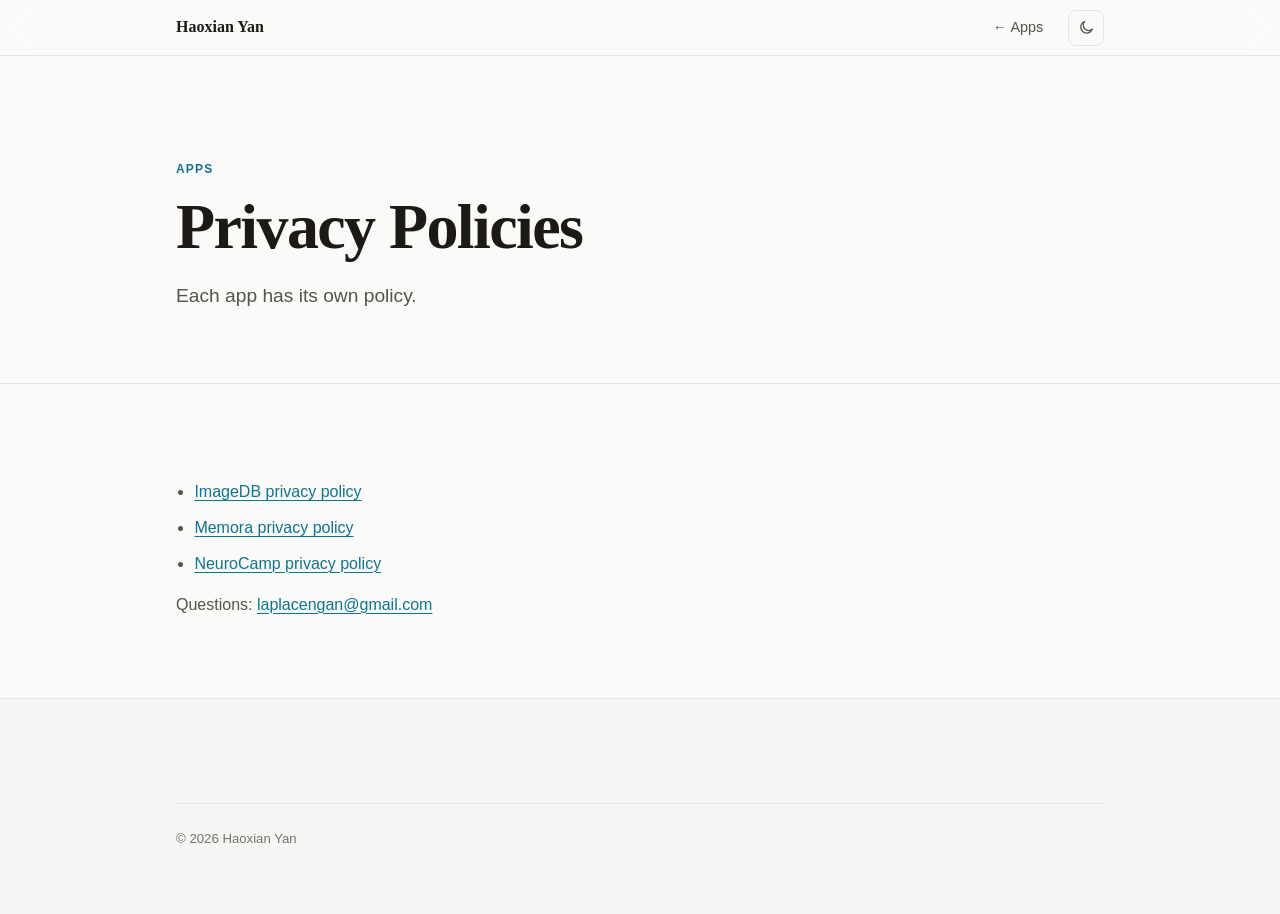
<file: privacy/index.html>
<!DOCTYPE html>
<html lang="en">

<head>
    <meta charset="UTF-8">
    <meta name="viewport" content="width=device-width, initial-scale=1">
    <title>Privacy Policies — Haoxian Yan</title>
    <meta name="description" content="Privacy policies for ImageDB, Memora and NeuroCamp.">
    <meta name="theme-color" content="#fafaf9">
    <meta name="robots" content="index, follow">
    <link rel="canonical" href="https://rustcoleone.github.io/privacy/">

    <link rel="icon" href="data:image/svg+xml,<svg xmlns='http://www.w3.org/2000/svg' viewBox='0 0 32 32'><rect width='32' height='32' rx='7' fill='%230e7490'/><path d='M5 21h5v-10h6v10h6v-10h5' stroke='white' stroke-width='2.6' fill='none' stroke-linecap='round' stroke-linejoin='round'/></svg>">
    <link rel="stylesheet" href="/styles.css">

    <script>
        (function () {
            try {
                var t = localStorage.getItem("theme");
                if (t === "light" || t === "dark") document.documentElement.dataset.theme = t;
            } catch (e) { }
        })();
    </script>
</head>

<body>
    <a class="skip" href="#main">Skip to content</a>

    <nav class="nav" aria-label="Primary">
        <div class="container">
            <a class="nav-brand" href="/index.html">Haoxian&nbsp;Yan</a>
            <ul class="nav-links">
                <li><a href="/index.html#apps">← Apps</a></li>
            </ul>
            <button class="theme-toggle" type="button" aria-label="Toggle dark mode" title="Toggle dark mode">
                <svg class="icon-sun" viewBox="0 0 24 24" aria-hidden="true">
                    <circle cx="12" cy="12" r="4.2" />
                    <path d="M12 2.5v2M12 19.5v2M2.5 12h2M19.5 12h2M5.1 5.1l1.4 1.4M17.5 17.5l1.4 1.4M18.9 5.1l-1.4 1.4M6.5 17.5l-1.4 1.4" />
                </svg>
                <svg class="icon-moon" viewBox="0 0 24 24" aria-hidden="true">
                    <path d="M20.5 14.3A8.5 8.5 0 1 1 9.7 3.5a7 7 0 0 0 10.8 10.8Z" />
                </svg>
            </button>
        </div>
    </nav>

    <header class="hero">
        <div class="container">
            <span class="eyebrow">Apps</span>
            <h1>Privacy Policies</h1>
            <p class="hero-role">Each app has its own policy.</p>
        </div>
    </header>

    <main id="main">
        <section class="section">
            <div class="container">
                <article class="prose">
                    <ul>
                        <li><a href="/privacy/imagedb/">ImageDB privacy policy</a></li>
                        <li><a href="/privacy/memora/">Memora privacy policy</a></li>
                        <li><a href="/privacy/neurocamp/">NeuroCamp privacy policy</a></li>
                    </ul>
                    <p>
                        Questions: <a href="mailto:laplacengan@gmail.com">laplacengan@gmail.com</a>
                    </p>
                </article>
            </div>
        </section>
    </main>

    <footer class="footer">
        <div class="container">
            <div class="footer-base">
                <span>© <span id="year">2026</span> Haoxian Yan</span>
            </div>
        </div>
    </footer>

    <script src="/site.js" defer></script>
</body>
</html>
</file>
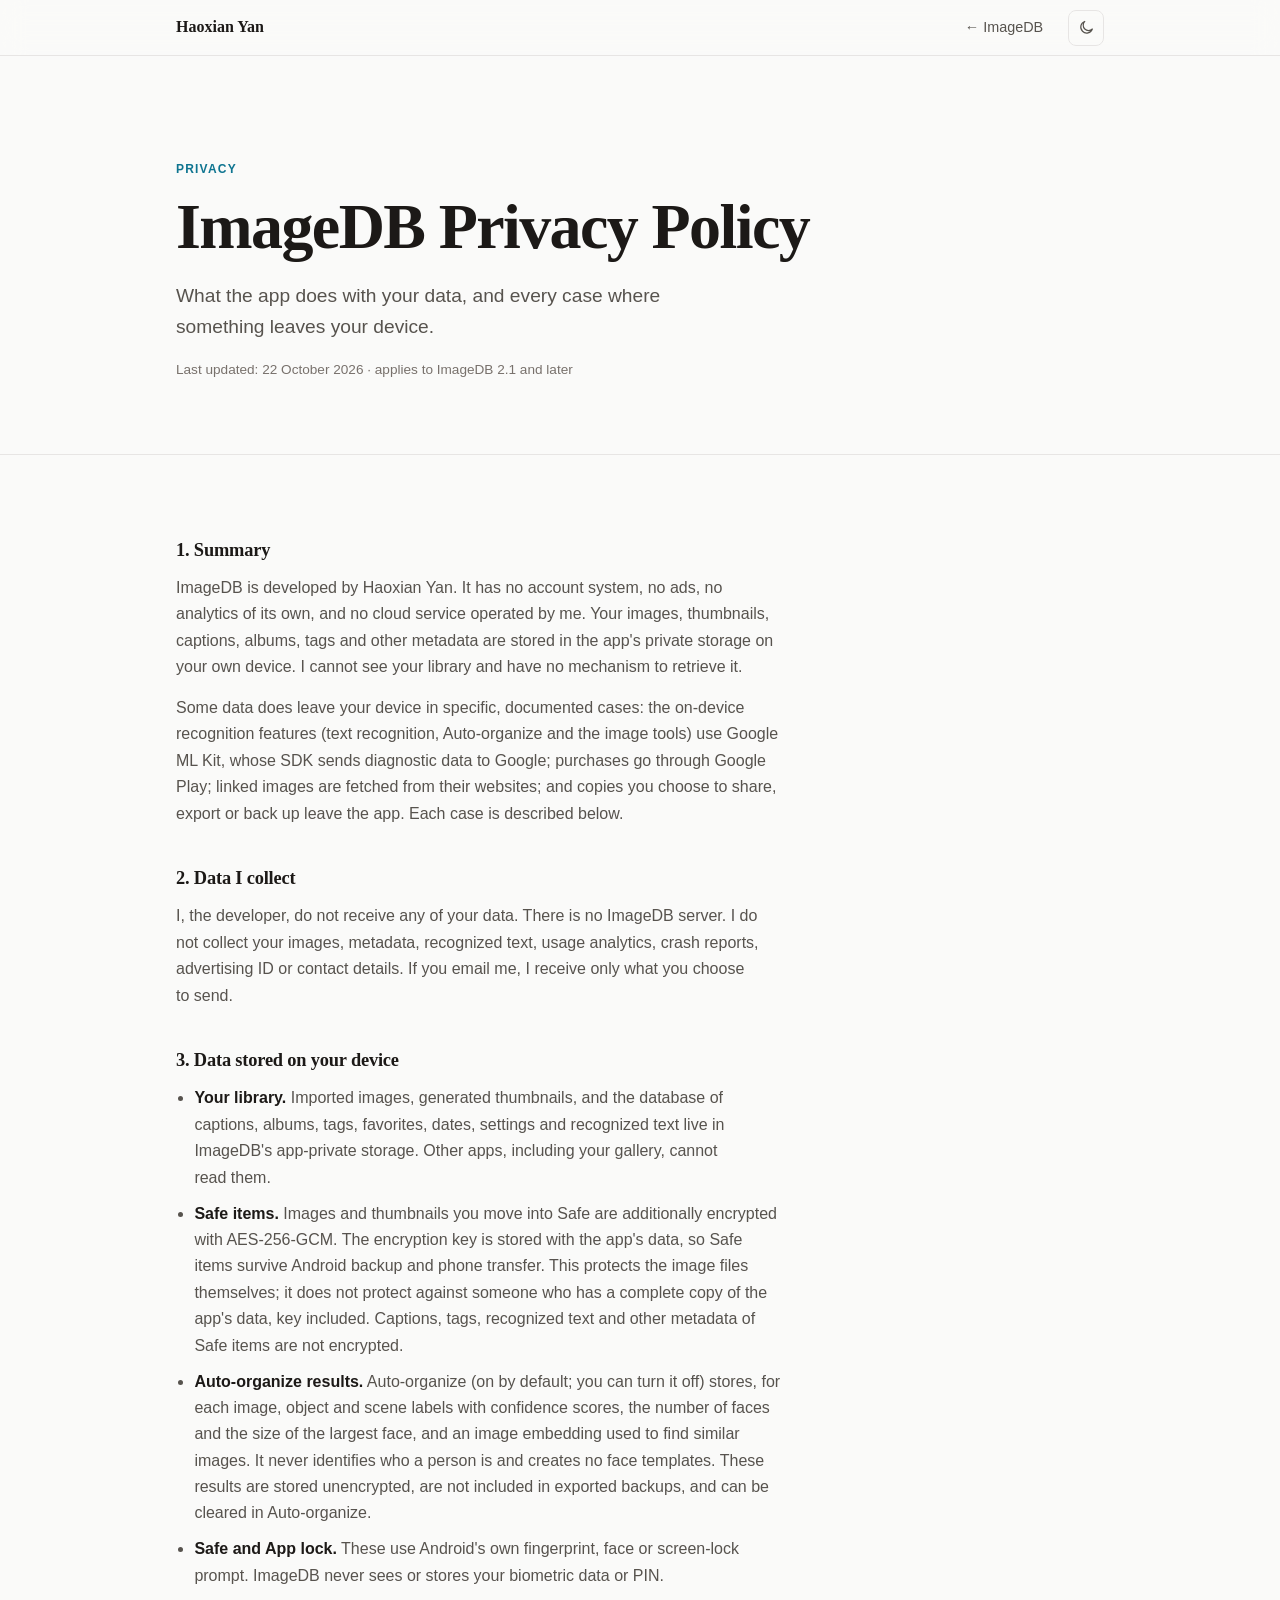
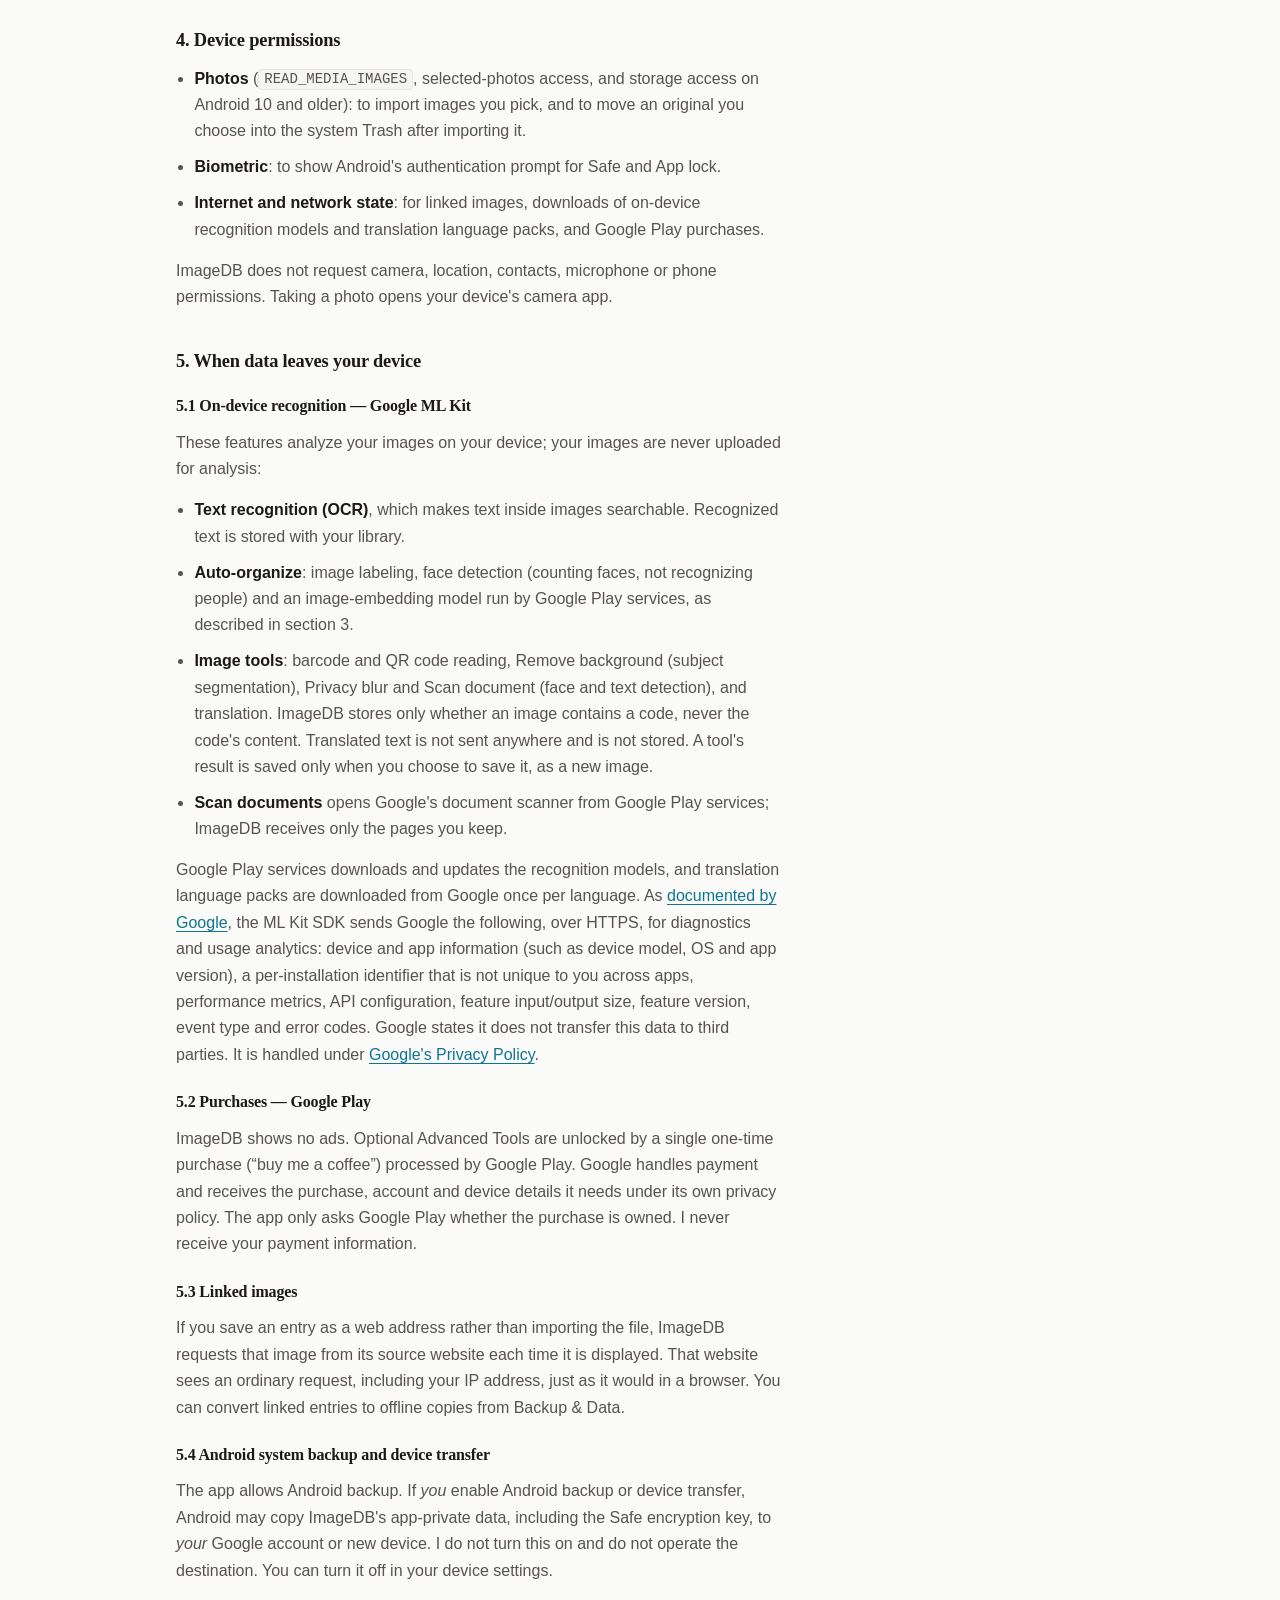
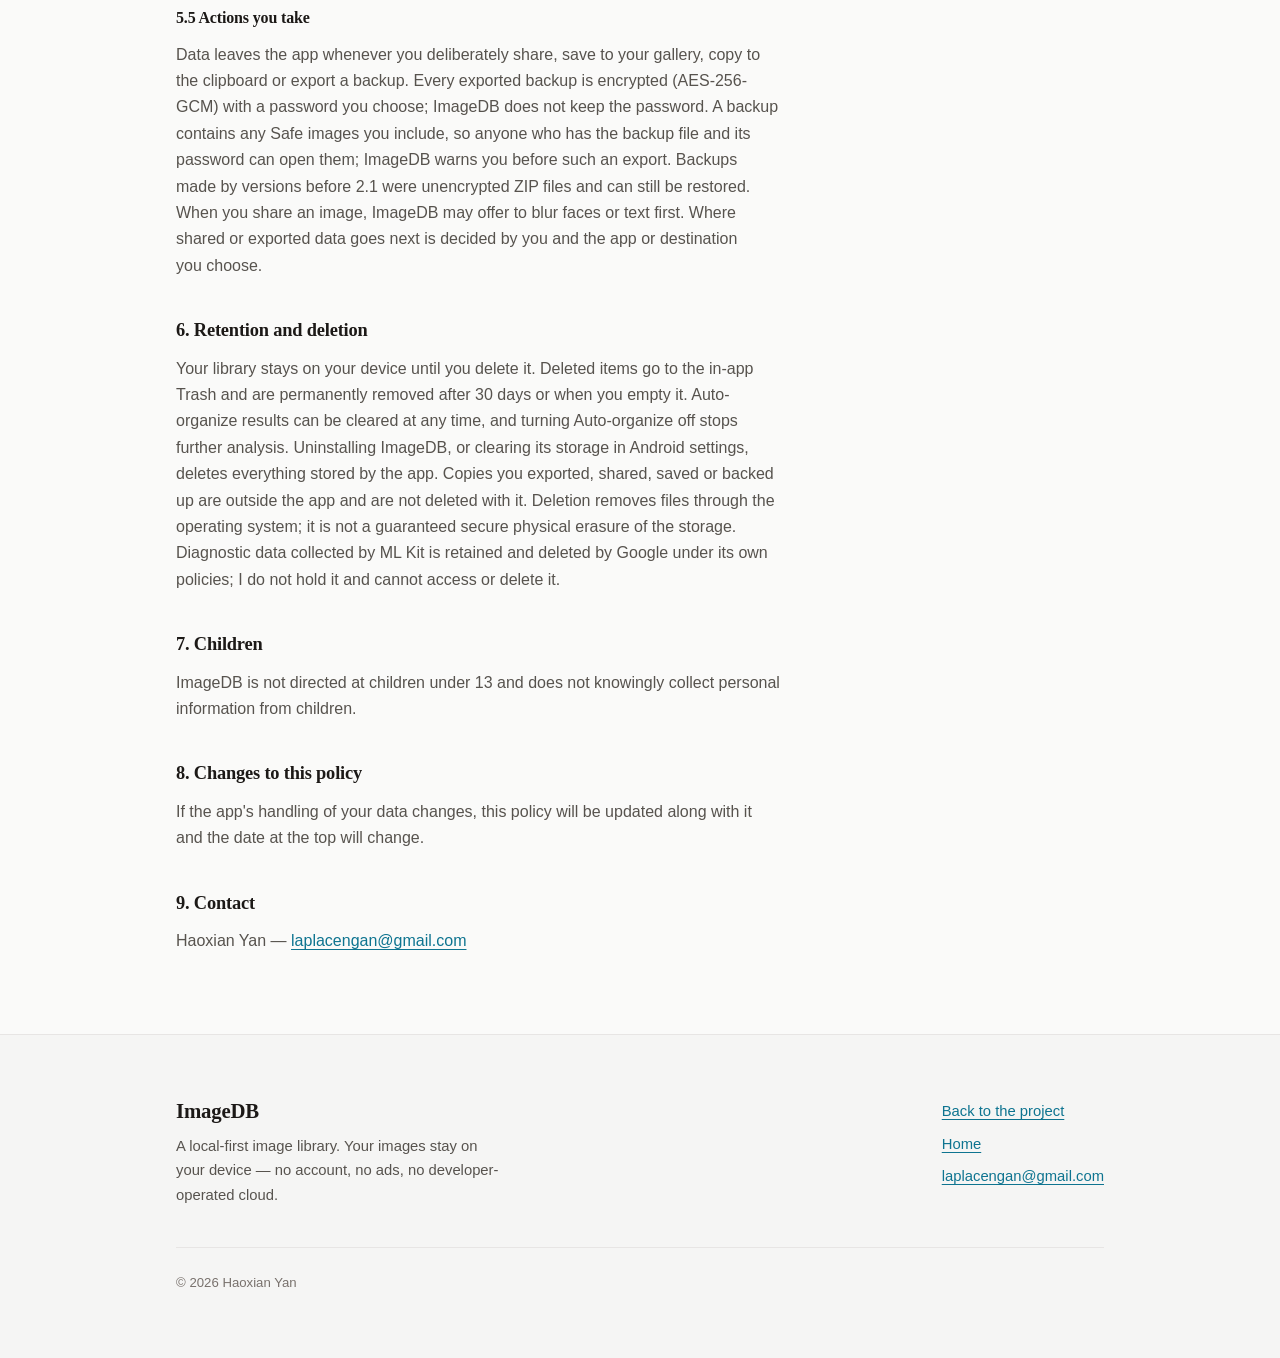
<file: privacy/imagedb/index.html>
<!DOCTYPE html>
<html lang="en">

<head>
    <meta charset="UTF-8">
    <meta name="viewport" content="width=device-width, initial-scale=1">
    <title>ImageDB — Privacy Policy</title>
    <meta name="description" content="Privacy policy for ImageDB, a local-first image library for Android. No account, no ads, no developer-operated cloud — with every case where data leaves your device documented.">
    <meta name="theme-color" content="#fafaf9">
    <meta name="robots" content="index, follow">
    <link rel="canonical" href="https://rustcoleone.github.io/privacy/imagedb/">

    <link rel="icon" href="data:image/svg+xml,<svg xmlns='http://www.w3.org/2000/svg' viewBox='0 0 32 32'><rect width='32' height='32' rx='7' fill='%230e7490'/><path d='M5 21h5v-10h6v10h6v-10h5' stroke='white' stroke-width='2.6' fill='none' stroke-linecap='round' stroke-linejoin='round'/></svg>">
    <link rel="stylesheet" href="/styles.css">

    <script>
        (function () {
            try {
                var t = localStorage.getItem("theme");
                if (t === "light" || t === "dark") document.documentElement.dataset.theme = t;
            } catch (e) { }
        })();
    </script>
</head>

<body>
    <a class="skip" href="#main">Skip to content</a>

    <nav class="nav" aria-label="Primary">
        <div class="container">
            <a class="nav-brand" href="/index.html">Haoxian&nbsp;Yan</a>
            <ul class="nav-links">
                <li><a href="/index.html#imagedb">← ImageDB</a></li>
            </ul>
            <button class="theme-toggle" type="button" aria-label="Toggle dark mode" title="Toggle dark mode">
                <svg class="icon-sun" viewBox="0 0 24 24" aria-hidden="true">
                    <circle cx="12" cy="12" r="4.2" />
                    <path d="M12 2.5v2M12 19.5v2M2.5 12h2M19.5 12h2M5.1 5.1l1.4 1.4M17.5 17.5l1.4 1.4M18.9 5.1l-1.4 1.4M6.5 17.5l-1.4 1.4" />
                </svg>
                <svg class="icon-moon" viewBox="0 0 24 24" aria-hidden="true">
                    <path d="M20.5 14.3A8.5 8.5 0 1 1 9.7 3.5a7 7 0 0 0 10.8 10.8Z" />
                </svg>
            </button>
        </div>
    </nav>

    <header class="hero">
        <div class="container">
            <span class="eyebrow">Privacy</span>
            <h1>ImageDB Privacy Policy</h1>
            <p class="hero-role">What the app does with your data, and every case where something leaves your device.</p>
            <p class="updated" style="margin-top:1rem; color:var(--faint); font-size:0.85rem;">
                Last updated: <time datetime="2026-10-22">22 October 2026</time> · applies to ImageDB 2.1 and later
            </p>
        </div>
    </header>

    <main id="main">
        <section class="section">
            <div class="container">
                <article class="prose">

                    <h3 style="margin-top:0">1. Summary</h3>
                    <p>
                        ImageDB is developed by Haoxian Yan. It has no account system, no ads, no analytics of its own,
                        and no cloud service operated by me. Your images, thumbnails, captions, albums, tags and other
                        metadata are stored in the app's private storage on your own device. I cannot see your library
                        and have no mechanism to retrieve it.
                    </p>
                    <p>
                        Some data does leave your device in specific, documented cases: the on-device recognition
                        features (text recognition, Auto-organize and the image tools) use Google ML Kit, whose SDK
                        sends diagnostic data to Google; purchases go through Google Play; linked images are fetched
                        from their websites; and copies you choose to share, export or back up leave the app. Each case
                        is described below.
                    </p>

                    <h3>2. Data I collect</h3>
                    <p>
                        I, the developer, do not receive any of your data. There is no ImageDB server. I do not collect
                        your images, metadata, recognized text, usage analytics, crash reports, advertising ID or contact
                        details. If you email me, I receive only what you choose to send.
                    </p>

                    <h3>3. Data stored on your device</h3>
                    <ul>
                        <li>
                            <strong>Your library.</strong> Imported images, generated thumbnails, and the database of
                            captions, albums, tags, favorites, dates, settings and recognized text live in ImageDB's
                            app-private storage. Other apps, including your gallery, cannot read them.
                        </li>
                        <li>
                            <strong>Safe items.</strong> Images and thumbnails you move into Safe are additionally
                            encrypted with AES-256-GCM. The encryption key is stored with the app's data, so Safe items
                            survive Android backup and phone transfer. This protects the image files themselves; it
                            does not protect against someone who has a complete copy of the app's data, key included.
                            Captions, tags, recognized text and other metadata of Safe items are not encrypted.
                        </li>
                        <li>
                            <strong>Auto-organize results.</strong> Auto-organize (on by default; you can turn it off)
                            stores, for each image, object and scene labels with confidence scores, the number of faces
                            and the size of the largest face, and an image embedding used to find similar images. It
                            never identifies who a person is and creates no face templates. These results are stored
                            unencrypted, are not included in exported backups, and can be cleared in Auto-organize.
                        </li>
                        <li>
                            <strong>Safe and App lock.</strong> These use Android's own fingerprint, face or screen-lock
                            prompt. ImageDB never sees or stores your biometric data or PIN.
                        </li>
                    </ul>

                    <h3>4. Device permissions</h3>
                    <ul>
                        <li><strong>Photos</strong> (<code>READ_MEDIA_IMAGES</code>, selected-photos access, and storage access on Android 10 and older): to import images you pick, and to move an original you choose into the system Trash after importing it.</li>
                        <li><strong>Biometric</strong>: to show Android's authentication prompt for Safe and App lock.</li>
                        <li><strong>Internet and network state</strong>: for linked images, downloads of on-device recognition models and translation language packs, and Google Play purchases.</li>
                    </ul>
                    <p>
                        ImageDB does not request camera, location, contacts, microphone or phone permissions. Taking a
                        photo opens your device's camera app.
                    </p>

                    <h3>5. When data leaves your device</h3>

                    <h4 style="margin-top:1.5rem; font-size:1rem;">5.1 On-device recognition — Google ML Kit</h4>
                    <p>
                        These features analyze your images on your device; your images are never uploaded for
                        analysis:
                    </p>
                    <ul>
                        <li><strong>Text recognition (OCR)</strong>, which makes text inside images searchable. Recognized text is stored with your library.</li>
                        <li><strong>Auto-organize</strong>: image labeling, face detection (counting faces, not recognizing people) and an image-embedding model run by Google Play services, as described in section 3.</li>
                        <li><strong>Image tools</strong>: barcode and QR code reading, Remove background (subject segmentation), Privacy blur and Scan document (face and text detection), and translation. ImageDB stores only whether an image contains a code, never the code's content. Translated text is not sent anywhere and is not stored. A tool's result is saved only when you choose to save it, as a new image.</li>
                        <li><strong>Scan documents</strong> opens Google's document scanner from Google Play services; ImageDB receives only the pages you keep.</li>
                    </ul>
                    <p>
                        Google Play services downloads and updates the recognition models, and translation language
                        packs are downloaded from Google once per language. As
                        <a href="https://developers.google.com/ml-kit/android-data-disclosure" target="_blank" rel="noopener">documented by Google</a>,
                        the ML Kit SDK sends Google the following, over HTTPS, for diagnostics and usage analytics:
                        device and app information (such as device model, OS and app version), a per-installation
                        identifier that is not unique to you across apps, performance metrics, API configuration,
                        feature input/output size, feature version, event type and error codes. Google states it does
                        not transfer this data to third parties. It is handled under
                        <a href="https://policies.google.com/privacy" target="_blank" rel="noopener">Google's Privacy Policy</a>.
                    </p>

                    <h4 style="margin-top:1.5rem; font-size:1rem;">5.2 Purchases — Google Play</h4>
                    <p>
                        ImageDB shows no ads. Optional Advanced Tools are unlocked by a single one-time purchase
                        (“buy me a coffee”) processed by Google Play. Google handles payment and receives the purchase,
                        account and device details it needs under its own privacy policy. The app only asks Google Play
                        whether the purchase is owned. I never receive your payment information.
                    </p>

                    <h4 style="margin-top:1.5rem; font-size:1rem;">5.3 Linked images</h4>
                    <p>
                        If you save an entry as a web address rather than importing the file, ImageDB requests that
                        image from its source website each time it is displayed. That website sees an ordinary request,
                        including your IP address, just as it would in a browser. You can convert linked entries to
                        offline copies from Backup &amp; Data.
                    </p>

                    <h4 style="margin-top:1.5rem; font-size:1rem;">5.4 Android system backup and device transfer</h4>
                    <p>
                        The app allows Android backup. If <em>you</em> enable Android backup or device transfer, Android
                        may copy ImageDB's app-private data, including the Safe encryption key, to <em>your</em> Google
                        account or new device. I do not turn this on and do not operate the destination. You can turn it
                        off in your device settings.
                    </p>

                    <h4 style="margin-top:1.5rem; font-size:1rem;">5.5 Actions you take</h4>
                    <p>
                        Data leaves the app whenever you deliberately share, save to your gallery, copy to the clipboard
                        or export a backup. Every exported backup is encrypted (AES-256-GCM) with a password you choose;
                        ImageDB does not keep the password. A backup contains any Safe images you include, so anyone
                        who has the backup file and its password can open them; ImageDB warns you before such an
                        export. Backups made by versions before 2.1 were unencrypted ZIP files and can still be
                        restored. When you share an image, ImageDB may offer to blur faces or text first. Where shared
                        or exported data goes next is decided by you and the app or destination you choose.
                    </p>

                    <h3>6. Retention and deletion</h3>
                    <p>
                        Your library stays on your device until you delete it. Deleted items go to the in-app Trash and
                        are permanently removed after 30 days or when you empty it. Auto-organize results can be cleared
                        at any time, and turning Auto-organize off stops further analysis. Uninstalling ImageDB, or clearing its
                        storage in Android settings, deletes everything stored by the app. Copies you exported, shared,
                        saved or backed up are outside the app and are not deleted with it. Deletion removes files
                        through the operating system; it is not a guaranteed secure physical erasure of the storage.
                        Diagnostic data collected by ML Kit is retained and deleted by Google under its own policies; I
                        do not hold it and cannot access or delete it.
                    </p>

                    <h3>7. Children</h3>
                    <p>
                        ImageDB is not directed at children under 13 and does not knowingly collect personal information
                        from children.
                    </p>

                    <h3>8. Changes to this policy</h3>
                    <p>
                        If the app's handling of your data changes, this policy will be updated along with it and the
                        date at the top will change.
                    </p>

                    <h3>9. Contact</h3>
                    <p>
                        Haoxian Yan — <a href="mailto:laplacengan@gmail.com">laplacengan@gmail.com</a>
                    </p>

                </article>
            </div>
        </section>
    </main>

    <footer class="footer">
        <div class="container">
            <div class="footer-grid">
                <div>
                    <h2>ImageDB</h2>
                    <p>
                        A local-first image library. Your images stay on your device — no account, no ads, no
                        developer-operated cloud.
                    </p>
                </div>
                <ul class="footer-links">
                    <li><a href="/index.html#imagedb">Back to the project</a></li>
                    <li><a href="/index.html">Home</a></li>
                    <li><a href="mailto:laplacengan@gmail.com">laplacengan@gmail.com</a></li>
                </ul>
            </div>
            <div class="footer-base">
                <span>© <span id="year">2026</span> Haoxian Yan</span>
            </div>
        </div>
    </footer>

    <script src="/site.js" defer></script>
</body>

</html>
</file>
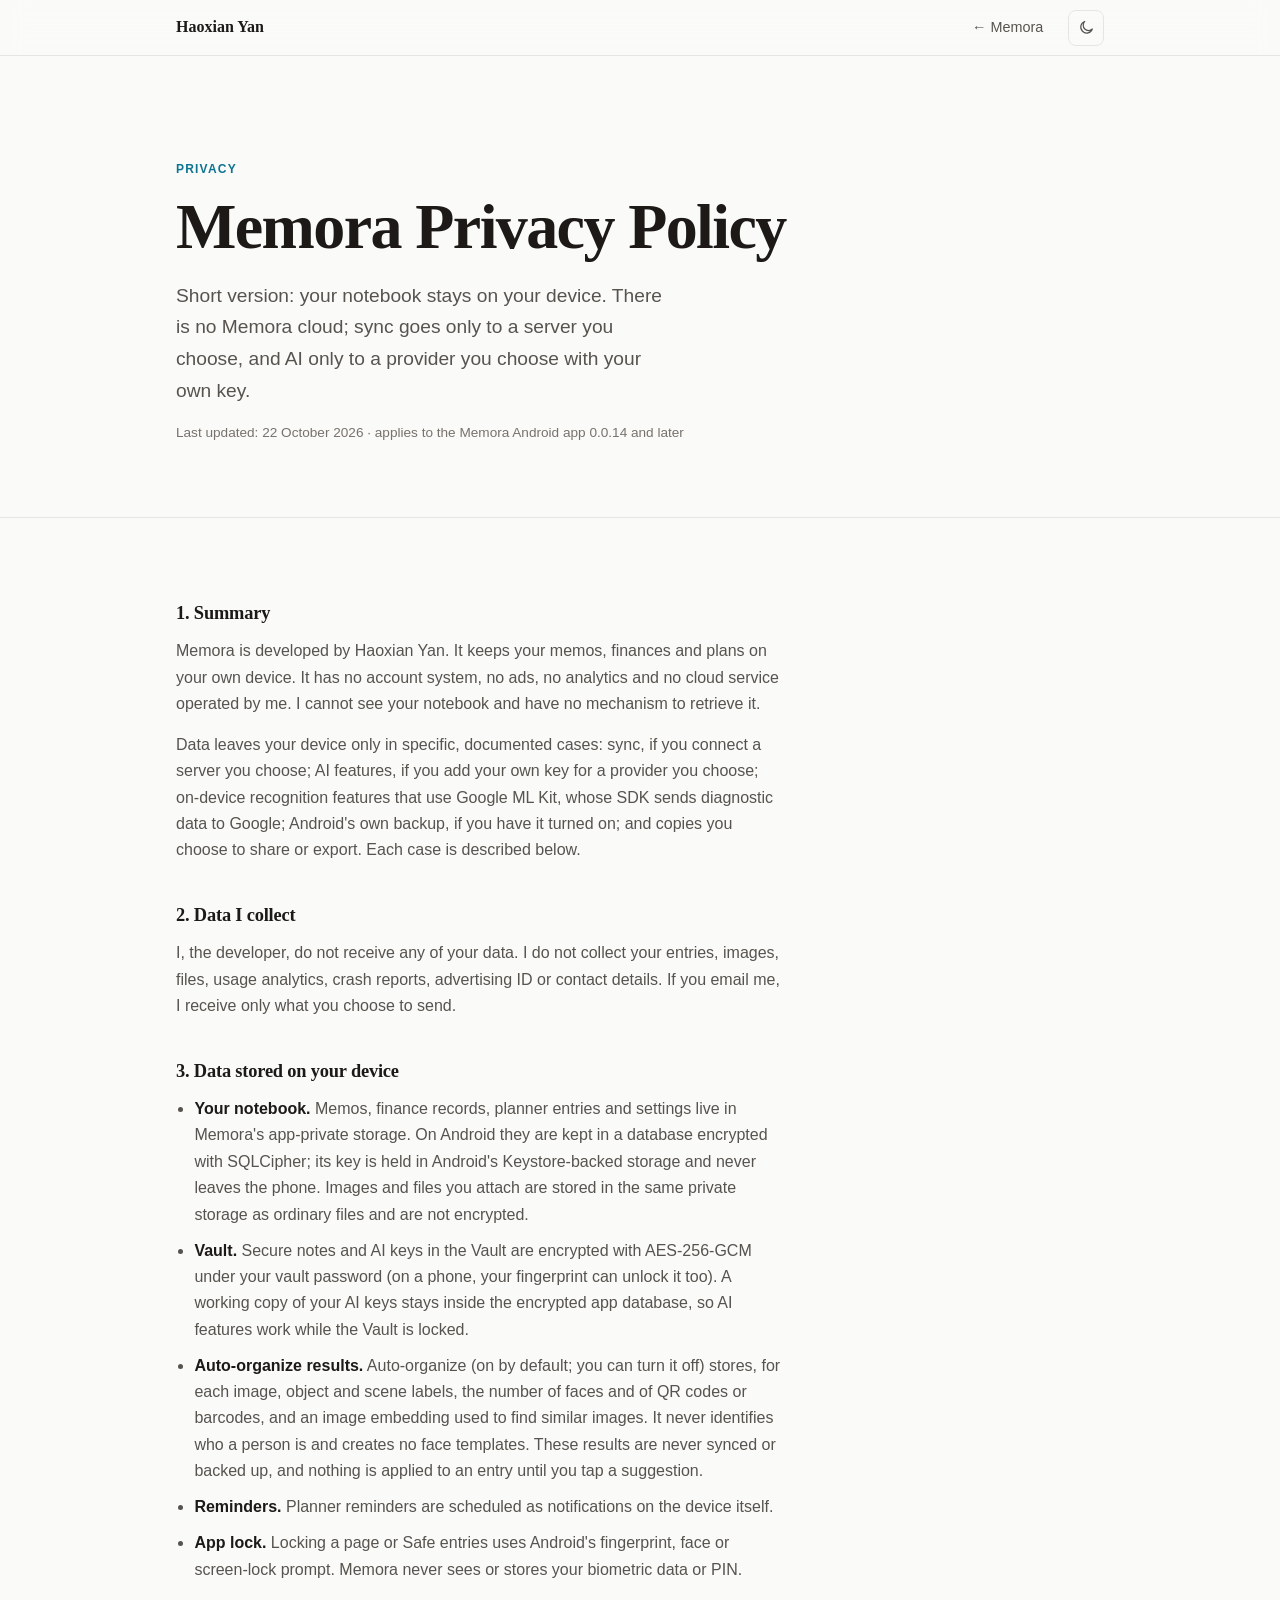
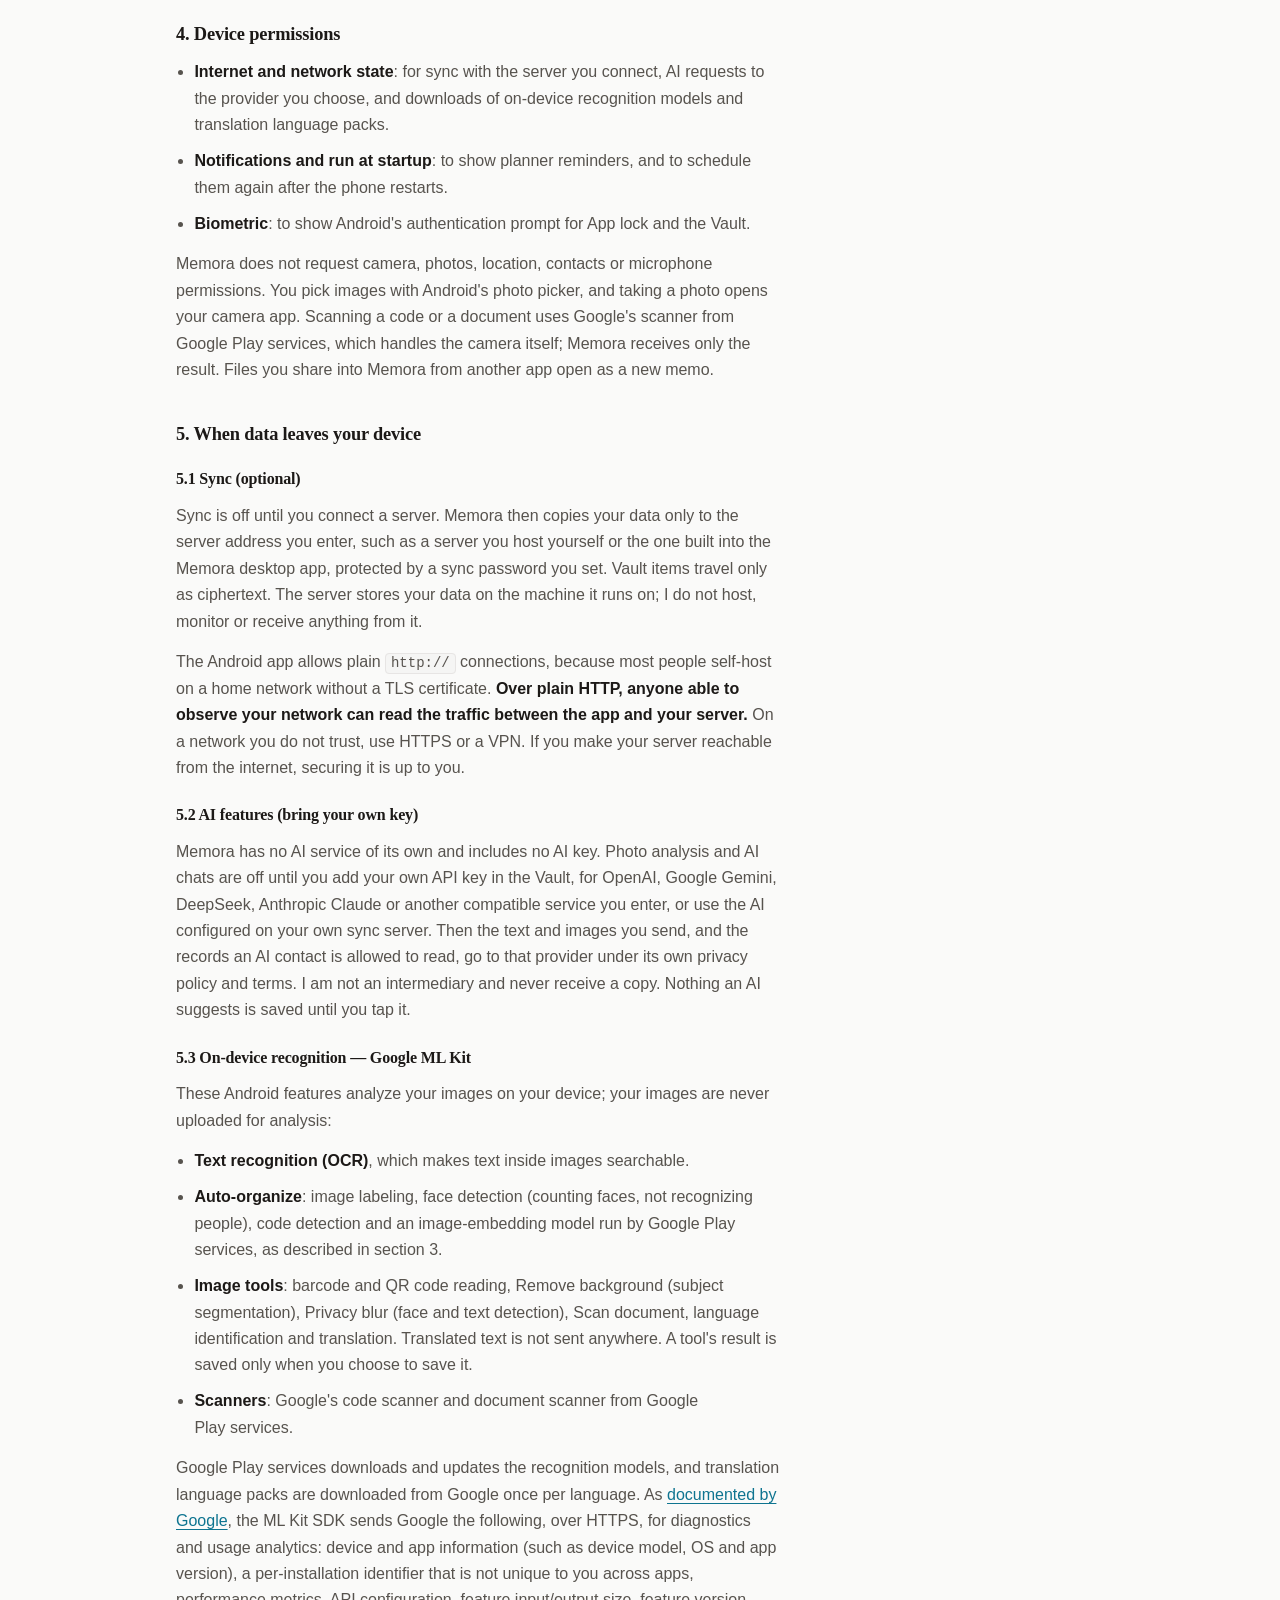
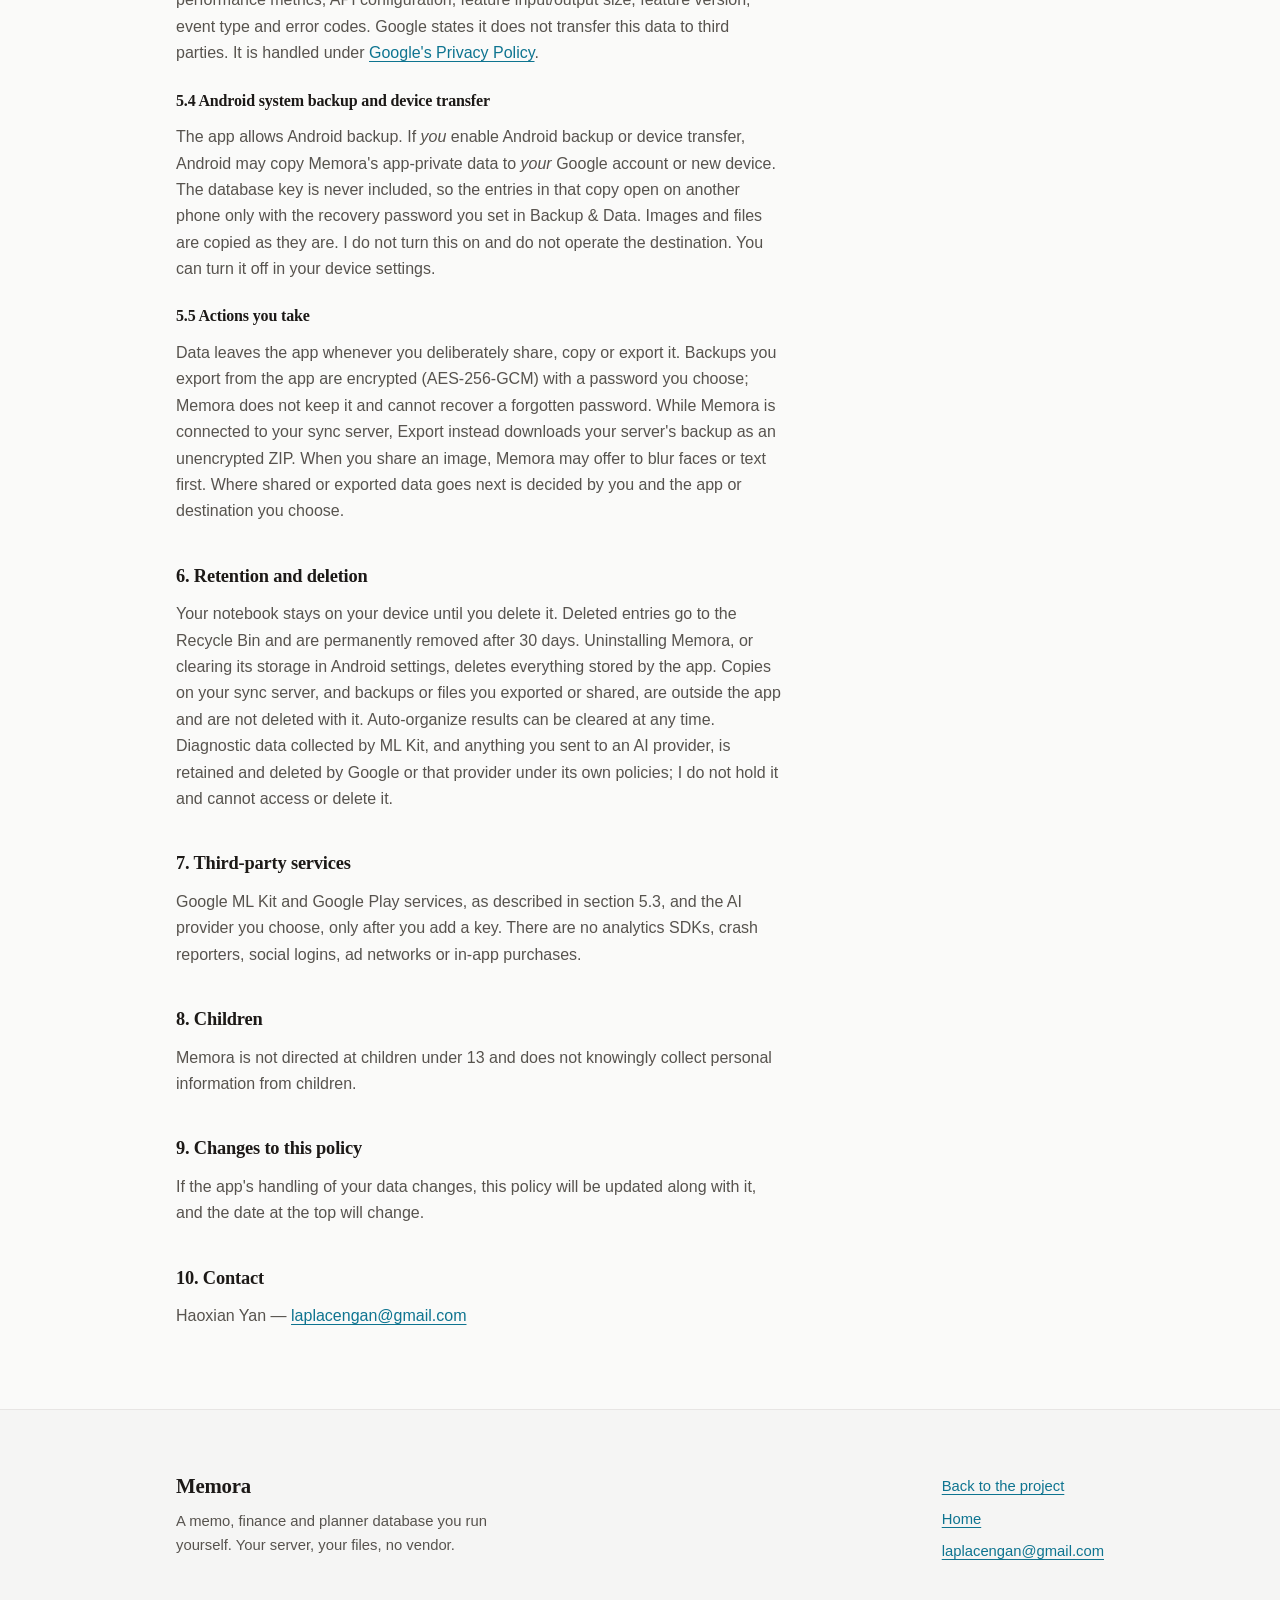
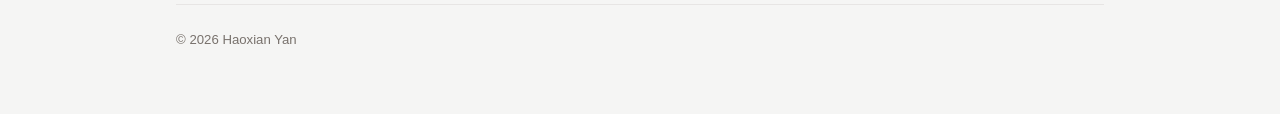
<file: privacy/memora/index.html>
<!DOCTYPE html>
<html lang="en">

<head>
    <meta charset="UTF-8">
    <meta name="viewport" content="width=device-width, initial-scale=1">
    <title>Memora — Privacy Policy</title>
    <meta name="description" content="Privacy policy for Memora: memos, finances and plans kept on your device, with optional sync to a server you choose and optional AI with your own key.">
    <meta name="theme-color" content="#fafaf9">
    <meta name="robots" content="index, follow">
    <link rel="canonical" href="https://rustcoleone.github.io/privacy/memora/">

    <link rel="icon" href="data:image/svg+xml,<svg xmlns='http://www.w3.org/2000/svg' viewBox='0 0 32 32'><rect width='32' height='32' rx='7' fill='%230e7490'/><path d='M5 21h5v-10h6v10h6v-10h5' stroke='white' stroke-width='2.6' fill='none' stroke-linecap='round' stroke-linejoin='round'/></svg>">
    <link rel="stylesheet" href="/styles.css">

    <script>
        (function () {
            try {
                var t = localStorage.getItem("theme");
                if (t === "light" || t === "dark") document.documentElement.dataset.theme = t;
            } catch (e) { }
        })();
    </script>
</head>

<body>
    <a class="skip" href="#main">Skip to content</a>

    <nav class="nav" aria-label="Primary">
        <div class="container">
            <a class="nav-brand" href="/index.html">Haoxian&nbsp;Yan</a>
            <ul class="nav-links">
                <li><a href="/index.html#memora">← Memora</a></li>
            </ul>
            <button class="theme-toggle" type="button" aria-label="Toggle dark mode" title="Toggle dark mode">
                <svg class="icon-sun" viewBox="0 0 24 24" aria-hidden="true">
                    <circle cx="12" cy="12" r="4.2" />
                    <path d="M12 2.5v2M12 19.5v2M2.5 12h2M19.5 12h2M5.1 5.1l1.4 1.4M17.5 17.5l1.4 1.4M18.9 5.1l-1.4 1.4M6.5 17.5l-1.4 1.4" />
                </svg>
                <svg class="icon-moon" viewBox="0 0 24 24" aria-hidden="true">
                    <path d="M20.5 14.3A8.5 8.5 0 1 1 9.7 3.5a7 7 0 0 0 10.8 10.8Z" />
                </svg>
            </button>
        </div>
    </nav>

    <header class="hero">
        <div class="container">
            <span class="eyebrow">Privacy</span>
            <h1>Memora Privacy Policy</h1>
            <p class="hero-role">Short version: your notebook stays on your device. There is no Memora cloud; sync goes only to a server you choose, and AI only to a provider you choose with your own key.</p>
            <p class="updated" style="margin-top:1rem; color:var(--faint); font-size:0.85rem;">
                Last updated: <time datetime="2026-10-22">22 October 2026</time> · applies to the Memora Android app 0.0.14 and later
            </p>
        </div>
    </header>

    <main id="main">
        <section class="section">
            <div class="container">
                <article class="prose">

                    <h3 style="margin-top:0">1. Summary</h3>
                    <p>
                        Memora is developed by Haoxian Yan. It keeps your memos, finances and plans on your own device.
                        It has no account system, no ads, no analytics and no cloud service operated by me. I cannot see
                        your notebook and have no mechanism to retrieve it.
                    </p>
                    <p>
                        Data leaves your device only in specific, documented cases: sync, if you connect a server you
                        choose; AI features, if you add your own key for a provider you choose; on-device recognition
                        features that use Google ML Kit, whose SDK sends diagnostic data to Google; Android's own backup,
                        if you have it turned on; and copies you choose to share or export. Each case is described below.
                    </p>

                    <h3>2. Data I collect</h3>
                    <p>
                        I, the developer, do not receive any of your data. I do not collect your entries, images,
                        files, usage analytics, crash reports, advertising ID or contact details. If you email me, I
                        receive only what you choose to send.
                    </p>

                    <h3>3. Data stored on your device</h3>
                    <ul>
                        <li>
                            <strong>Your notebook.</strong> Memos, finance records, planner entries and settings live in
                            Memora's app-private storage. On Android they are kept in a database encrypted with
                            SQLCipher; its key is held in Android's Keystore-backed storage and never leaves the phone.
                            Images and files you attach are stored in the same private storage as ordinary files and are
                            not encrypted.
                        </li>
                        <li>
                            <strong>Vault.</strong> Secure notes and AI keys in the Vault are encrypted with AES-256-GCM
                            under your vault password (on a phone, your fingerprint can unlock it too). A working copy of
                            your AI keys stays inside the encrypted app database, so AI features work while the Vault is
                            locked.
                        </li>
                        <li>
                            <strong>Auto-organize results.</strong> Auto-organize (on by default; you can turn it off)
                            stores, for each image, object and scene labels, the number of faces and of QR codes or
                            barcodes, and an image embedding used to find similar images. It never identifies who a
                            person is and creates no face templates. These results are never synced or backed up, and
                            nothing is applied to an entry until you tap a suggestion.
                        </li>
                        <li>
                            <strong>Reminders.</strong> Planner reminders are scheduled as notifications on the device
                            itself.
                        </li>
                        <li>
                            <strong>App lock.</strong> Locking a page or Safe entries uses Android's fingerprint, face or
                            screen-lock prompt. Memora never sees or stores your biometric data or PIN.
                        </li>
                    </ul>

                    <h3>4. Device permissions</h3>
                    <ul>
                        <li><strong>Internet and network state</strong>: for sync with the server you connect, AI requests to the provider you choose, and downloads of on-device recognition models and translation language packs.</li>
                        <li><strong>Notifications and run at startup</strong>: to show planner reminders, and to schedule them again after the phone restarts.</li>
                        <li><strong>Biometric</strong>: to show Android's authentication prompt for App lock and the Vault.</li>
                    </ul>
                    <p>
                        Memora does not request camera, photos, location, contacts or microphone permissions. You pick
                        images with Android's photo picker, and taking a photo opens your camera app. Scanning a code or a
                        document uses Google's scanner from Google Play services, which handles the camera itself;
                        Memora receives only the result. Files you share into Memora from another app open as a new
                        memo.
                    </p>

                    <h3>5. When data leaves your device</h3>

                    <h4 style="margin-top:1.5rem; font-size:1rem;">5.1 Sync (optional)</h4>
                    <p>
                        Sync is off until you connect a server. Memora then copies your data only to the server address
                        you enter, such as a server you host yourself or the one built into the Memora desktop app,
                        protected by a sync password you set. Vault items travel only as ciphertext. The server stores
                        your data on the machine it runs on; I do not host, monitor or receive anything from it.
                    </p>
                    <p>
                        The Android app allows plain <code>http://</code> connections, because most people self-host on
                        a home network without a TLS certificate. <strong>Over plain HTTP, anyone able to observe your
                        network can read the traffic between the app and your server.</strong> On a network you do not
                        trust, use HTTPS or a VPN. If you make your server reachable from the internet, securing it is
                        up to you.
                    </p>

                    <h4 style="margin-top:1.5rem; font-size:1rem;">5.2 AI features (bring your own key)</h4>
                    <p>
                        Memora has no AI service of its own and includes no AI key. Photo analysis and AI chats are off
                        until you add your own API key in the Vault, for OpenAI, Google Gemini, DeepSeek, Anthropic
                        Claude or another compatible service you enter, or use the AI configured on your own sync
                        server. Then the text and images you send, and the records an AI contact is allowed to read,
                        go to that provider under its own privacy policy and terms. I am not an intermediary and never
                        receive a copy. Nothing an AI suggests is saved until you tap it.
                    </p>

                    <h4 style="margin-top:1.5rem; font-size:1rem;">5.3 On-device recognition — Google ML Kit</h4>
                    <p>
                        These Android features analyze your images on your device; your images are never uploaded for
                        analysis:
                    </p>
                    <ul>
                        <li><strong>Text recognition (OCR)</strong>, which makes text inside images searchable.</li>
                        <li><strong>Auto-organize</strong>: image labeling, face detection (counting faces, not recognizing people), code detection and an image-embedding model run by Google Play services, as described in section 3.</li>
                        <li><strong>Image tools</strong>: barcode and QR code reading, Remove background (subject segmentation), Privacy blur (face and text detection), Scan document, language identification and translation. Translated text is not sent anywhere. A tool's result is saved only when you choose to save it.</li>
                        <li><strong>Scanners</strong>: Google's code scanner and document scanner from Google Play services.</li>
                    </ul>
                    <p>
                        Google Play services downloads and updates the recognition models, and translation language
                        packs are downloaded from Google once per language. As
                        <a href="https://developers.google.com/ml-kit/android-data-disclosure" target="_blank" rel="noopener">documented by Google</a>,
                        the ML Kit SDK sends Google the following, over HTTPS, for diagnostics and usage analytics:
                        device and app information (such as device model, OS and app version), a per-installation
                        identifier that is not unique to you across apps, performance metrics, API configuration,
                        feature input/output size, feature version, event type and error codes. Google states it does
                        not transfer this data to third parties. It is handled under
                        <a href="https://policies.google.com/privacy" target="_blank" rel="noopener">Google's Privacy Policy</a>.
                    </p>

                    <h4 style="margin-top:1.5rem; font-size:1rem;">5.4 Android system backup and device transfer</h4>
                    <p>
                        The app allows Android backup. If <em>you</em> enable Android backup or device transfer, Android
                        may copy Memora's app-private data to <em>your</em> Google account or new device. The database key
                        is never included, so the entries in that copy open on another phone only with the recovery
                        password you set in Backup &amp; Data. Images and files are copied as they are. I do not turn
                        this on and do not operate the destination. You can turn it off in your device settings.
                    </p>

                    <h4 style="margin-top:1.5rem; font-size:1rem;">5.5 Actions you take</h4>
                    <p>
                        Data leaves the app whenever you deliberately share, copy or export it. Backups you export from
                        the app are encrypted (AES-256-GCM) with a password you choose; Memora does not keep it and
                        cannot recover a forgotten password. While Memora is connected to your sync server, Export
                        instead downloads your server's backup as an unencrypted ZIP. When you share an image, Memora
                        may offer to blur faces or text first. Where shared or exported data goes next is decided by you
                        and the app or destination you choose.
                    </p>

                    <h3>6. Retention and deletion</h3>
                    <p>
                        Your notebook stays on your device until you delete it. Deleted entries go to the Recycle Bin and
                        are permanently removed after 30 days. Uninstalling Memora, or clearing its storage in Android
                        settings, deletes everything stored by the app. Copies on your sync server, and backups or files
                        you exported or shared, are outside the app and are not deleted with it. Auto-organize results
                        can be cleared at any time. Diagnostic data collected by ML Kit, and anything you sent to an AI
                        provider, is retained and deleted by Google or that provider under its own policies; I do not
                        hold it and cannot access or delete it.
                    </p>

                    <h3>7. Third-party services</h3>
                    <p>
                        Google ML Kit and Google Play services, as described in section 5.3, and the AI provider you
                        choose, only after you add a key. There are no analytics SDKs, crash reporters, social logins,
                        ad networks or in-app purchases.
                    </p>

                    <h3>8. Children</h3>
                    <p>
                        Memora is not directed at children under 13 and does not knowingly collect personal information
                        from children.
                    </p>

                    <h3>9. Changes to this policy</h3>
                    <p>
                        If the app's handling of your data changes, this policy will be updated along with it, and the
                        date at the top will change.
                    </p>

                    <h3>10. Contact</h3>
                    <p>
                        Haoxian Yan — <a href="mailto:laplacengan@gmail.com">laplacengan@gmail.com</a>
                    </p>

                </article>
            </div>
        </section>
    </main>

    <footer class="footer">
        <div class="container">
            <div class="footer-grid">
                <div>
                    <h2>Memora</h2>
                    <p>
                        A memo, finance and planner database you run yourself. Your server, your files, no vendor.
                    </p>
                </div>
                <ul class="footer-links">
                    <li><a href="/index.html#memora">Back to the project</a></li>
                    <li><a href="/index.html">Home</a></li>
                    <li><a href="mailto:laplacengan@gmail.com">laplacengan@gmail.com</a></li>
                </ul>
            </div>
            <div class="footer-base">
                <span>© <span id="year">2026</span> Haoxian Yan</span>
            </div>
        </div>
    </footer>

    <script src="/site.js" defer></script>
</body>

</html>
</file>
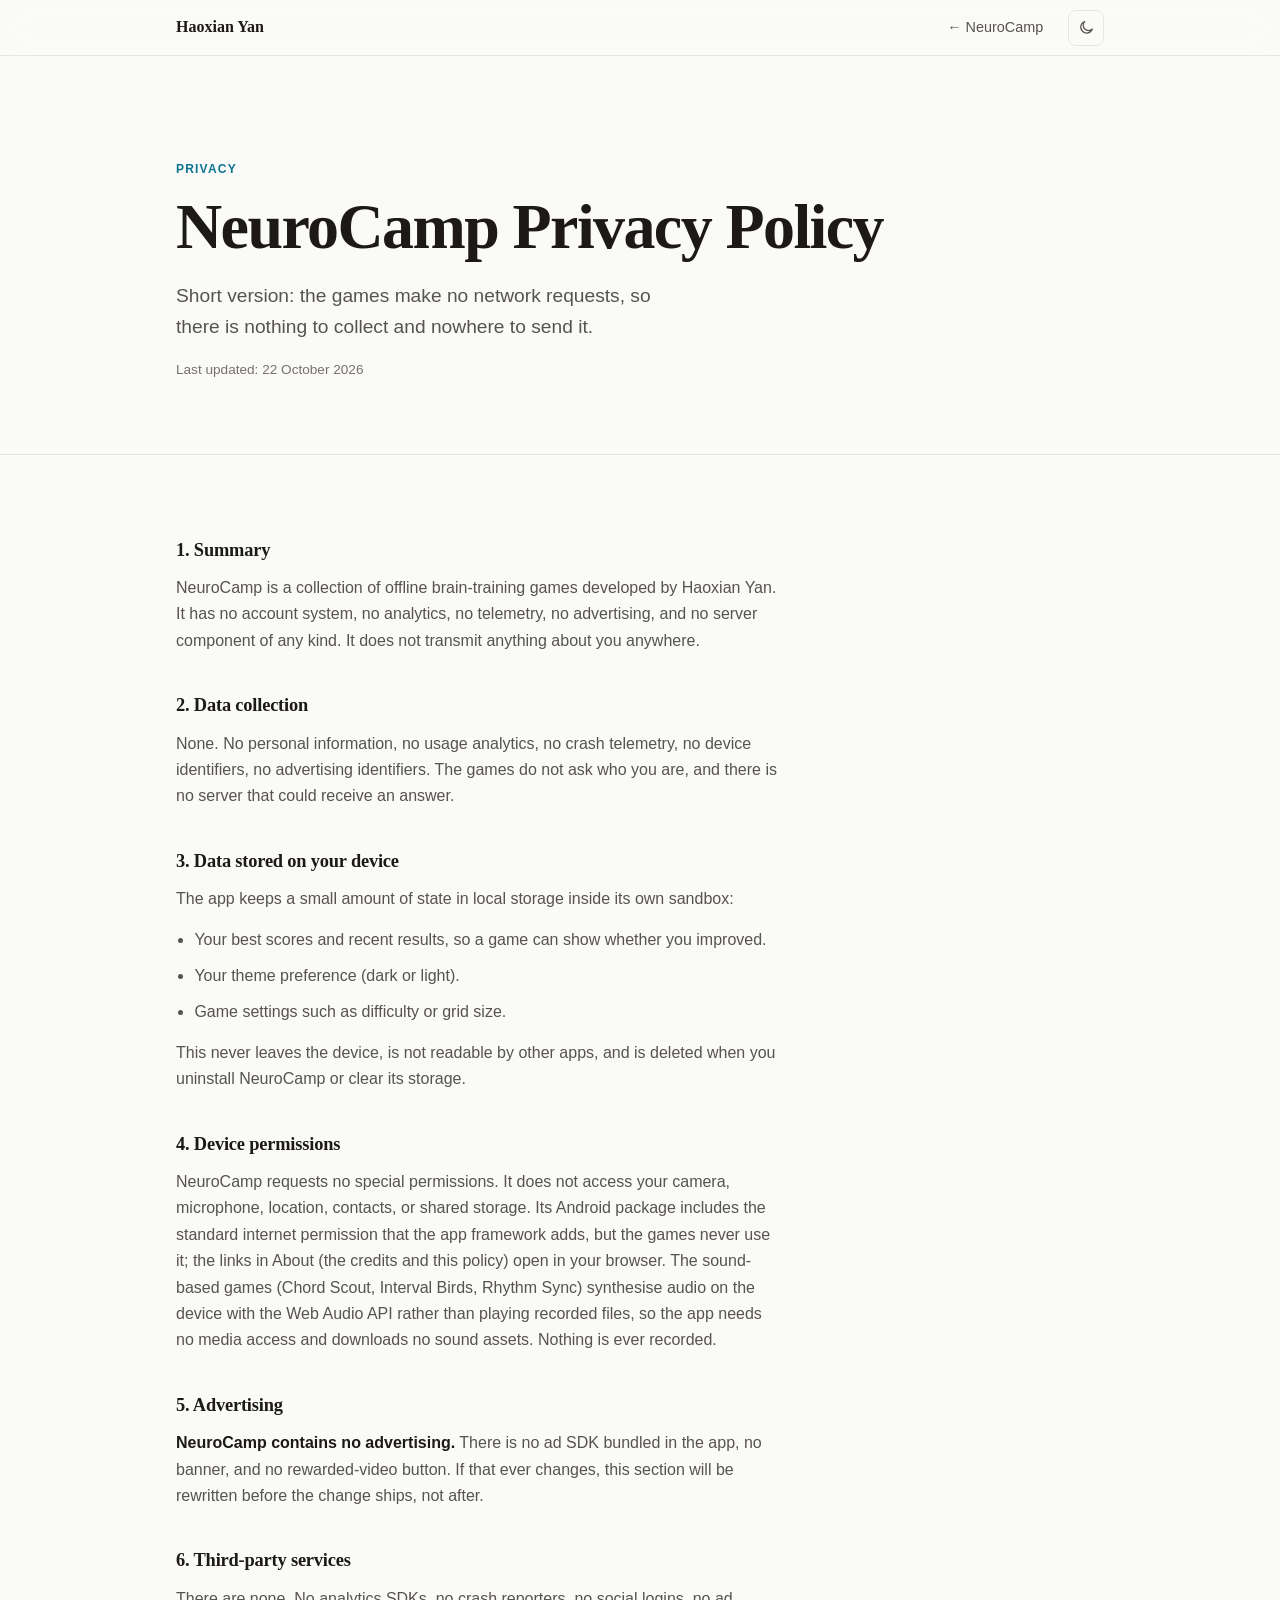
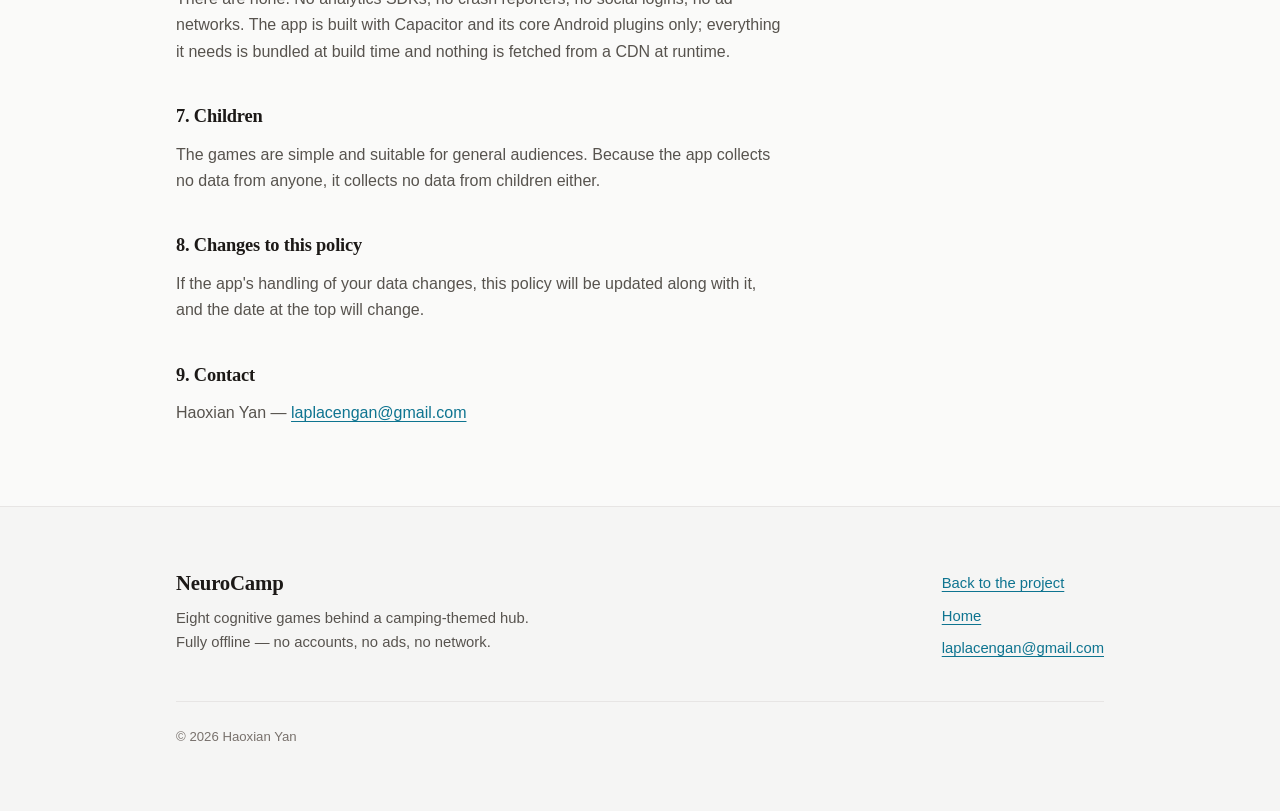
<file: privacy/neurocamp/index.html>
<!DOCTYPE html>
<html lang="en">

<head>
    <meta charset="UTF-8">
    <meta name="viewport" content="width=device-width, initial-scale=1">
    <title>NeuroCamp — Privacy Policy</title>
    <meta name="description" content="Privacy policy for NeuroCamp, an offline brain-training game collection. No accounts, no analytics, no ads, no network access.">
    <meta name="theme-color" content="#fafaf9">
    <meta name="robots" content="index, follow">
    <link rel="canonical" href="https://rustcoleone.github.io/privacy/neurocamp/">

    <link rel="icon" href="data:image/svg+xml,<svg xmlns='http://www.w3.org/2000/svg' viewBox='0 0 32 32'><rect width='32' height='32' rx='7' fill='%230e7490'/><path d='M5 21h5v-10h6v10h6v-10h5' stroke='white' stroke-width='2.6' fill='none' stroke-linecap='round' stroke-linejoin='round'/></svg>">
    <link rel="stylesheet" href="/styles.css">

    <script>
        (function () {
            try {
                var t = localStorage.getItem("theme");
                if (t === "light" || t === "dark") document.documentElement.dataset.theme = t;
            } catch (e) { }
        })();
    </script>
</head>

<body>
    <a class="skip" href="#main">Skip to content</a>

    <nav class="nav" aria-label="Primary">
        <div class="container">
            <a class="nav-brand" href="/index.html">Haoxian&nbsp;Yan</a>
            <ul class="nav-links">
                <li><a href="/index.html#neurocamp">← NeuroCamp</a></li>
            </ul>
            <button class="theme-toggle" type="button" aria-label="Toggle dark mode" title="Toggle dark mode">
                <svg class="icon-sun" viewBox="0 0 24 24" aria-hidden="true">
                    <circle cx="12" cy="12" r="4.2" />
                    <path d="M12 2.5v2M12 19.5v2M2.5 12h2M19.5 12h2M5.1 5.1l1.4 1.4M17.5 17.5l1.4 1.4M18.9 5.1l-1.4 1.4M6.5 17.5l-1.4 1.4" />
                </svg>
                <svg class="icon-moon" viewBox="0 0 24 24" aria-hidden="true">
                    <path d="M20.5 14.3A8.5 8.5 0 1 1 9.7 3.5a7 7 0 0 0 10.8 10.8Z" />
                </svg>
            </button>
        </div>
    </nav>

    <header class="hero">
        <div class="container">
            <span class="eyebrow">Privacy</span>
            <h1>NeuroCamp Privacy Policy</h1>
            <p class="hero-role">Short version: the games make no network requests, so there is nothing to collect and nowhere to send it.</p>
            <p class="updated" style="margin-top:1rem; color:var(--faint); font-size:0.85rem;">
                Last updated: <time datetime="2026-10-22">22 October 2026</time>
            </p>
        </div>
    </header>

    <main id="main">
        <section class="section">
            <div class="container">
                <article class="prose">

                    <h3 style="margin-top:0">1. Summary</h3>
                    <p>
                        NeuroCamp is a collection of offline brain-training games developed by Haoxian Yan. It has no account system, no
                        analytics, no telemetry, no advertising, and no server component of any kind. It does not
                        transmit anything about you anywhere.
                    </p>

                    <h3>2. Data collection</h3>
                    <p>
                        None. No personal information, no usage analytics, no crash telemetry, no device identifiers,
                        no advertising identifiers. The games do not ask who you are, and there is no server that
                        could receive an answer.
                    </p>

                    <h3>3. Data stored on your device</h3>
                    <p>
                        The app keeps a small amount of state in local storage inside its own sandbox:
                    </p>
                    <ul>
                        <li>Your best scores and recent results, so a game can show whether you improved.</li>
                        <li>Your theme preference (dark or light).</li>
                        <li>Game settings such as difficulty or grid size.</li>
                    </ul>
                    <p>
                        This never leaves the device, is not readable by other apps, and is deleted when you
                        uninstall NeuroCamp or clear its storage.
                    </p>

                    <h3>4. Device permissions</h3>
                    <p>
                        NeuroCamp requests no special permissions. It does not access your camera, microphone,
                        location, contacts, or shared storage. Its Android package includes the standard internet
                        permission that the app framework adds, but the games never use it; the links in About (the
                        credits and this policy) open in your browser. The sound-based games (Chord Scout, Interval Birds,
                        Rhythm Sync) synthesise audio on the device with the Web Audio API rather than playing
                        recorded files, so the app needs no media access and downloads no sound assets. Nothing is
                        ever recorded.
                    </p>

                    <h3>5. Advertising</h3>
                    <p>
                        <strong>NeuroCamp contains no advertising.</strong> There is no ad SDK bundled in the app, no
                        banner, and no rewarded-video button. If that ever changes, this section will be rewritten
                        before the change ships, not after.
                    </p>

                    <h3>6. Third-party services</h3>
                    <p>
                        There are none. No analytics SDKs, no crash reporters, no social logins, no ad networks. The
                        app is built with Capacitor and its core Android plugins only; everything it needs is bundled
                        at build time and nothing is fetched from a CDN at runtime.
                    </p>

                    <h3>7. Children</h3>
                    <p>
                        The games are simple and suitable for general audiences. Because the app collects no data
                        from anyone, it collects no data from children either.
                    </p>

                    <h3>8. Changes to this policy</h3>
                    <p>
                        If the app's handling of your data changes, this policy will be updated along with it, and
                        the date at the top will change.
                    </p>

                    <h3>9. Contact</h3>
                    <p>
                        Haoxian Yan — <a href="mailto:laplacengan@gmail.com">laplacengan@gmail.com</a>
                    </p>

                </article>
            </div>
        </section>
    </main>

    <footer class="footer">
        <div class="container">
            <div class="footer-grid">
                <div>
                    <h2>NeuroCamp</h2>
                    <p>
                        Eight cognitive games behind a camping-themed hub. Fully offline — no accounts, no ads,
                        no network.
                    </p>
                </div>
                <ul class="footer-links">
                    <li><a href="/index.html#neurocamp">Back to the project</a></li>
                    <li><a href="/index.html">Home</a></li>
                    <li><a href="mailto:laplacengan@gmail.com">laplacengan@gmail.com</a></li>
                </ul>
            </div>
            <div class="footer-base">
                <span>© <span id="year">2026</span> Haoxian Yan</span>
            </div>
        </div>
    </footer>

    <script src="/site.js" defer></script>
</body>

</html>
</file>
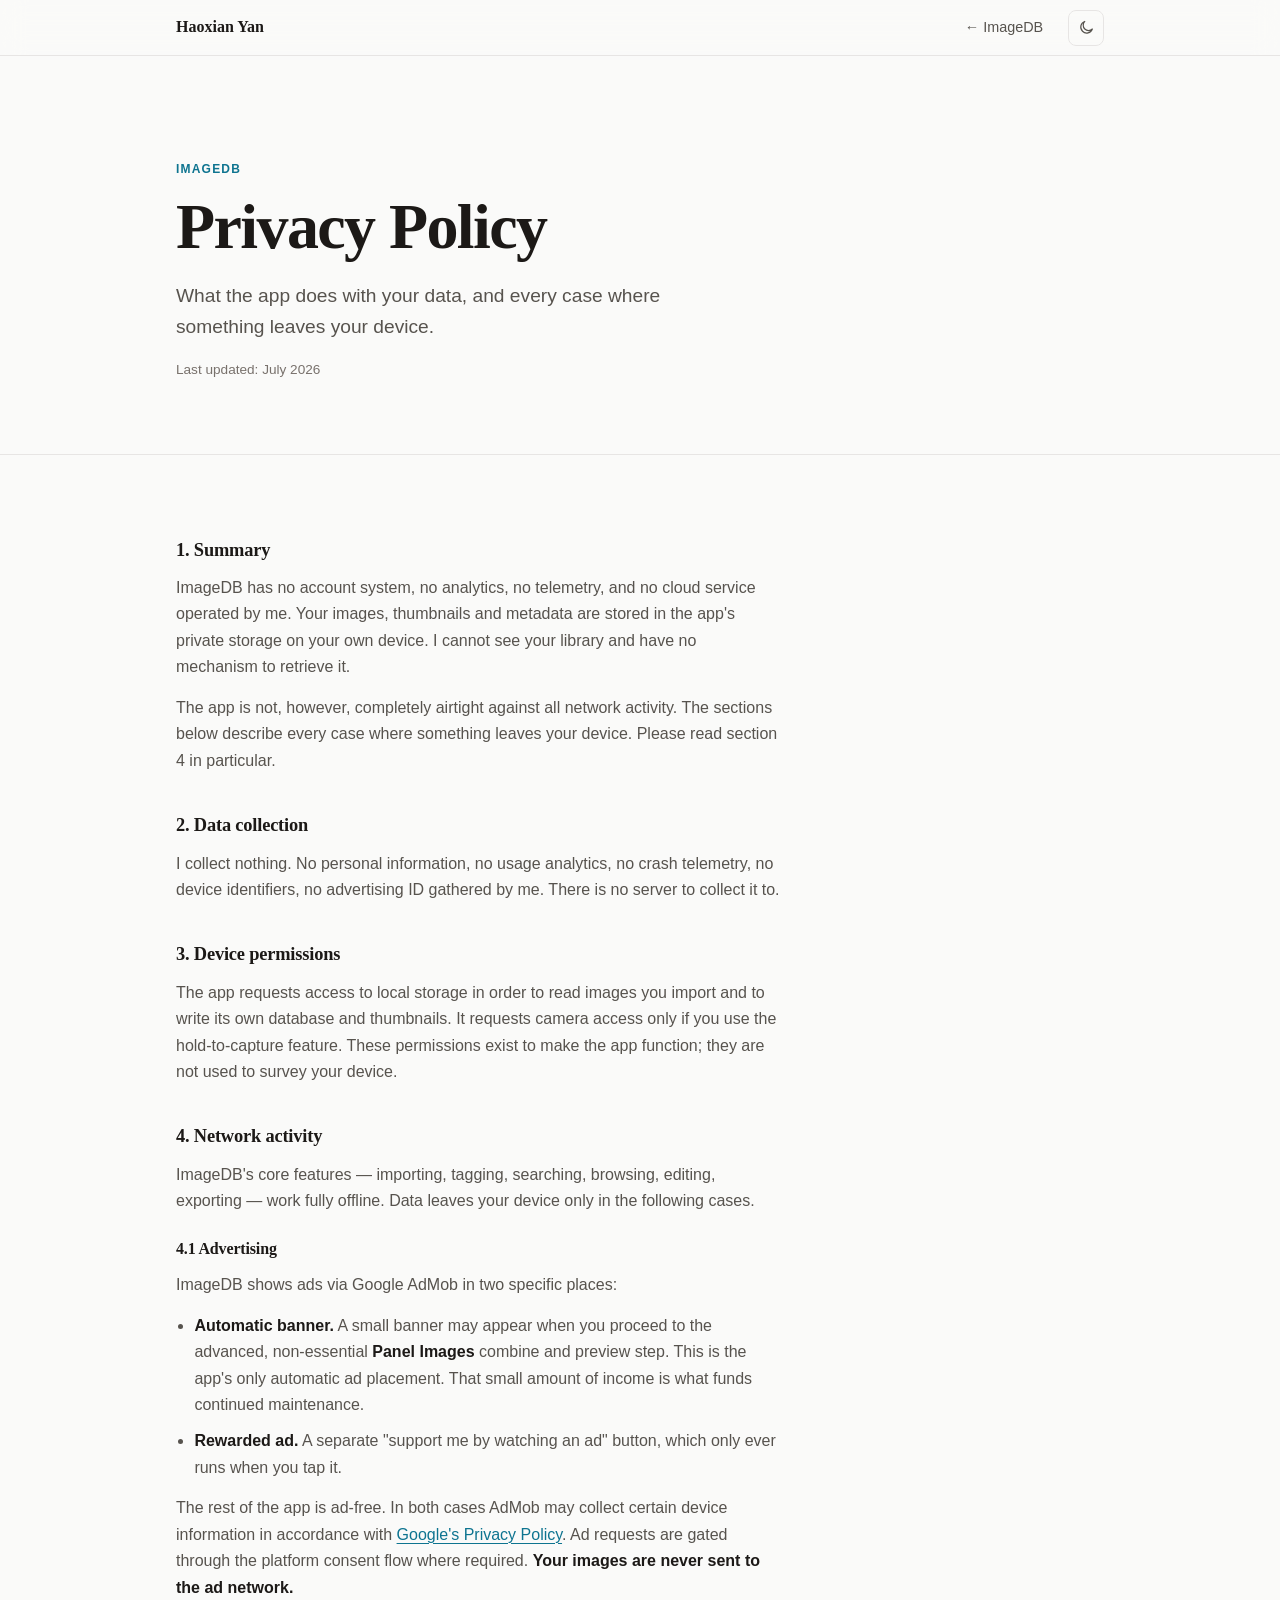
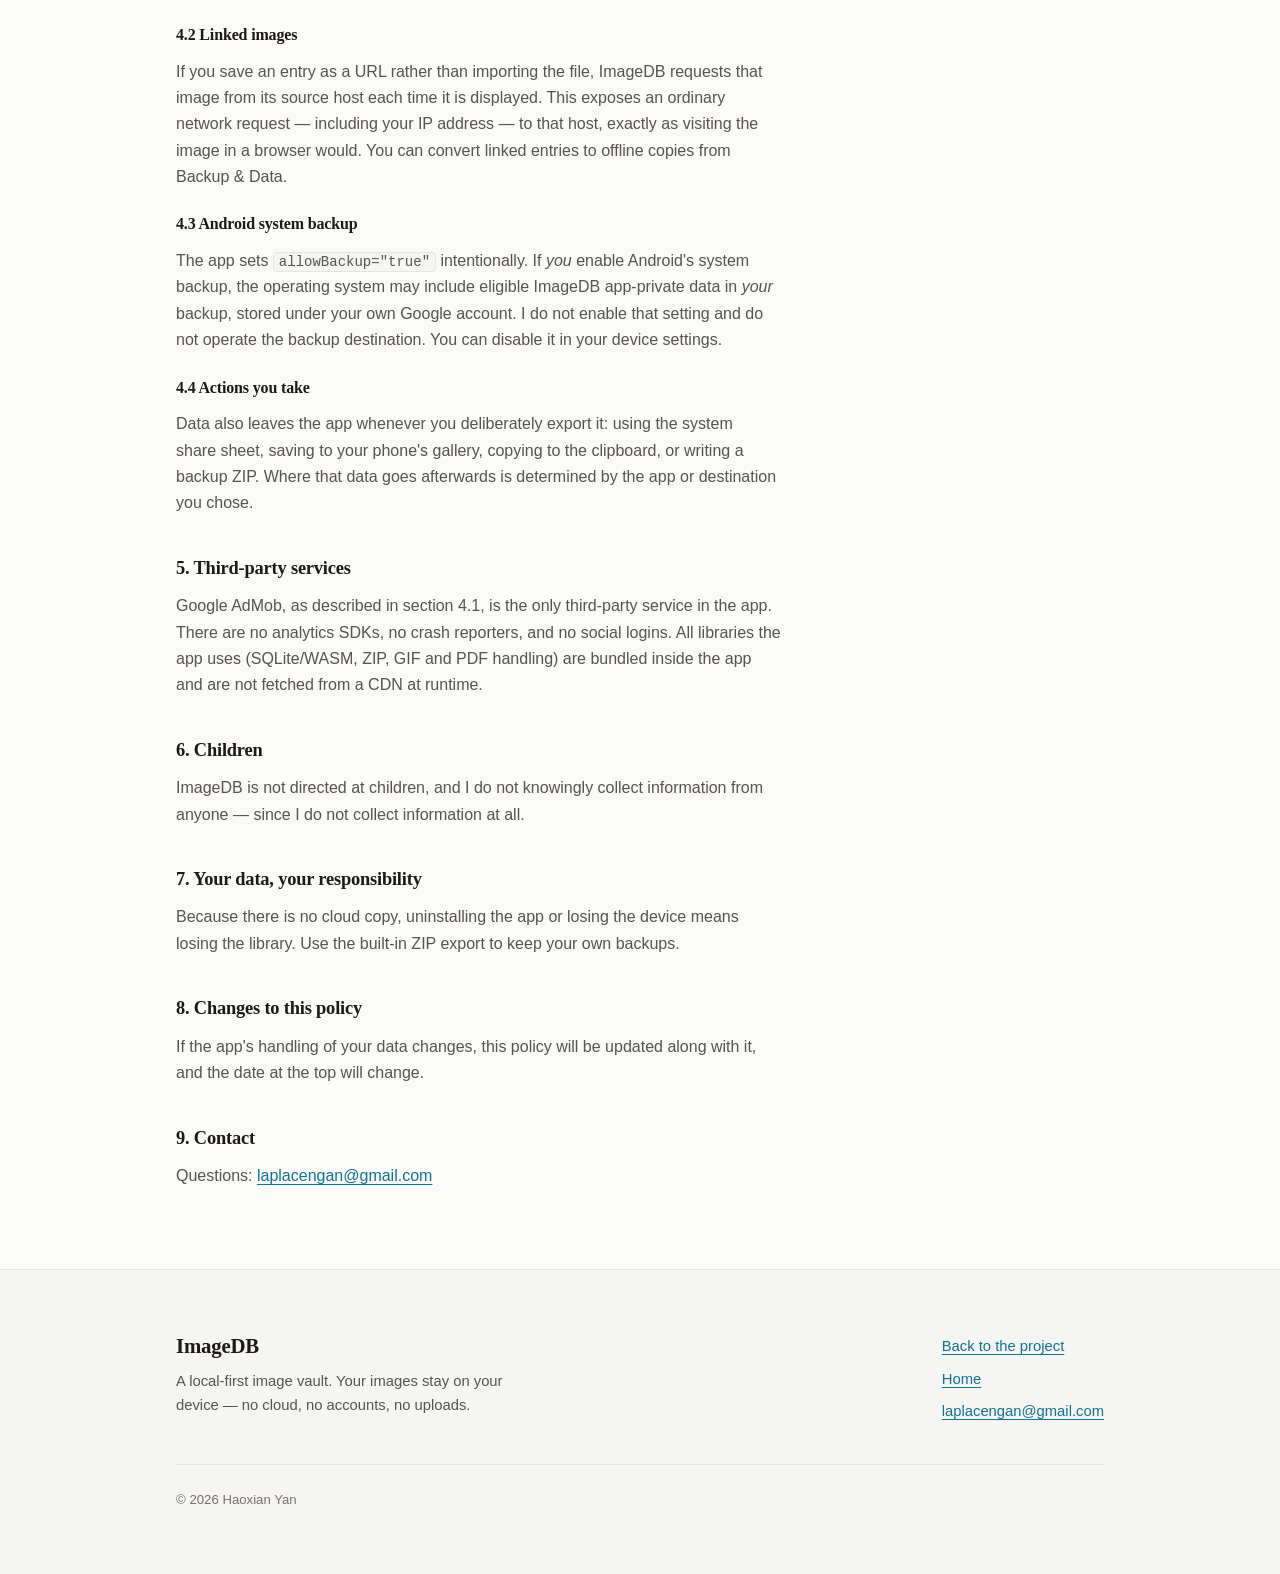
<file: imagedb-privacy.html>
<!DOCTYPE html>
<html lang="en">

<head>
    <meta charset="UTF-8">
    <meta name="viewport" content="width=device-width, initial-scale=1">
    <title>ImageDB — Privacy Policy</title>
    <meta name="description" content="Privacy policy for ImageDB, a local-first image vault. No accounts, no analytics, no cloud service — with every network boundary documented.">
    <meta name="theme-color" content="#fafaf9">
    <meta name="robots" content="index, follow">

    <link rel="icon" href="data:image/svg+xml,<svg xmlns='http://www.w3.org/2000/svg' viewBox='0 0 32 32'><rect width='32' height='32' rx='7' fill='%230e7490'/><path d='M5 21h5v-10h6v10h6v-10h5' stroke='white' stroke-width='2.6' fill='none' stroke-linecap='round' stroke-linejoin='round'/></svg>">
    <link rel="stylesheet" href="styles.css">

    <script>
        (function () {
            try {
                var t = localStorage.getItem("theme");
                if (t === "light" || t === "dark") document.documentElement.dataset.theme = t;
            } catch (e) { }
        })();
    </script>
</head>

<body>
    <a class="skip" href="#main">Skip to content</a>

    <nav class="nav" aria-label="Primary">
        <div class="container">
            <a class="nav-brand" href="index.html">Haoxian&nbsp;Yan</a>
            <ul class="nav-links">
                <li><a href="index.html#imagedb">← ImageDB</a></li>
            </ul>
            <button class="theme-toggle" type="button" aria-label="Toggle dark mode" title="Toggle dark mode">
                <svg class="icon-sun" viewBox="0 0 24 24" aria-hidden="true">
                    <circle cx="12" cy="12" r="4.2" />
                    <path d="M12 2.5v2M12 19.5v2M2.5 12h2M19.5 12h2M5.1 5.1l1.4 1.4M17.5 17.5l1.4 1.4M18.9 5.1l-1.4 1.4M6.5 17.5l-1.4 1.4" />
                </svg>
                <svg class="icon-moon" viewBox="0 0 24 24" aria-hidden="true">
                    <path d="M20.5 14.3A8.5 8.5 0 1 1 9.7 3.5a7 7 0 0 0 10.8 10.8Z" />
                </svg>
            </button>
        </div>
    </nav>

    <header class="hero">
        <div class="container">
            <span class="eyebrow">ImageDB</span>
            <h1>Privacy Policy</h1>
            <p class="hero-role">What the app does with your data, and every case where something leaves your device.</p>
            <p class="updated" style="margin-top:1rem; color:var(--faint); font-size:0.85rem;">
                Last updated: <time datetime="2026-07">July 2026</time>
            </p>
        </div>
    </header>

    <main id="main">
        <section class="section">
            <div class="container">
                <article class="prose">

                    <h3 style="margin-top:0">1. Summary</h3>
                    <p>
                        ImageDB has no account system, no analytics, no telemetry, and no cloud service operated by me.
                        Your images, thumbnails and metadata are stored in the app's private storage on your own
                        device. I cannot see your library and have no mechanism to retrieve it.
                    </p>
                    <p>
                        The app is not, however, completely airtight against all network activity. The sections below
                        describe every case where something leaves your device. Please read section 4 in particular.
                    </p>

                    <h3>2. Data collection</h3>
                    <p>
                        I collect nothing. No personal information, no usage analytics, no crash telemetry, no device
                        identifiers, no advertising ID gathered by me. There is no server to collect it to.
                    </p>

                    <h3>3. Device permissions</h3>
                    <p>
                        The app requests access to local storage in order to read images you import and to write its
                        own database and thumbnails. It requests camera access only if you use the hold-to-capture
                        feature. These permissions exist to make the app function; they are not used to survey your
                        device.
                    </p>

                    <h3>4. Network activity</h3>
                    <p>
                        ImageDB's core features — importing, tagging, searching, browsing, editing, exporting — work
                        fully offline. Data leaves your device only in the following cases.
                    </p>

                    <h4 style="margin-top:1.5rem; font-size:1rem;">4.1 Advertising</h4>
                    <p>ImageDB shows ads via Google AdMob in two specific places:</p>
                    <ul>
                        <li>
                            <strong>Automatic banner.</strong> A small banner may appear when you proceed to the
                            advanced, non-essential <strong>Panel Images</strong> combine and preview step. This is the
                            app's only automatic ad placement. That small amount of income is what funds continued
                            maintenance.
                        </li>
                        <li>
                            <strong>Rewarded ad.</strong> A separate "support me by watching an ad" button, which only
                            ever runs when you tap it.
                        </li>
                    </ul>
                    <p>
                        The rest of the app is ad-free. In both cases AdMob may collect certain device information in
                        accordance with <a href="https://policies.google.com/privacy" target="_blank" rel="noopener">Google's
                        Privacy Policy</a>. Ad requests are gated through the platform consent flow where required.
                        <strong>Your images are never sent to the ad network.</strong>
                    </p>

                    <h4 style="margin-top:1.5rem; font-size:1rem;">4.2 Linked images</h4>
                    <p>
                        If you save an entry as a URL rather than importing the file, ImageDB requests that image from
                        its source host each time it is displayed. This exposes an ordinary network request —
                        including your IP address — to that host, exactly as visiting the image in a browser would.
                        You can convert linked entries to offline copies from Backup &amp; Data.
                    </p>

                    <h4 style="margin-top:1.5rem; font-size:1rem;">4.3 Android system backup</h4>
                    <p>
                        The app sets <code>allowBackup="true"</code> intentionally. If <em>you</em> enable Android's
                        system backup, the operating system may include eligible ImageDB app-private data in
                        <em>your</em> backup, stored under your own Google account. I do not enable that setting and do
                        not operate the backup destination. You can disable it in your device settings.
                    </p>

                    <h4 style="margin-top:1.5rem; font-size:1rem;">4.4 Actions you take</h4>
                    <p>
                        Data also leaves the app whenever you deliberately export it: using the system share sheet,
                        saving to your phone's gallery, copying to the clipboard, or writing a backup ZIP. Where that
                        data goes afterwards is determined by the app or destination you chose.
                    </p>

                    <h3>5. Third-party services</h3>
                    <p>
                        Google AdMob, as described in section 4.1, is the only third-party service in the app. There
                        are no analytics SDKs, no crash reporters, and no social logins. All libraries the app uses
                        (SQLite/WASM, ZIP, GIF and PDF handling) are bundled inside the app and are not fetched from a
                        CDN at runtime.
                    </p>

                    <h3>6. Children</h3>
                    <p>
                        ImageDB is not directed at children, and I do not knowingly collect information from anyone —
                        since I do not collect information at all.
                    </p>

                    <h3>7. Your data, your responsibility</h3>
                    <p>
                        Because there is no cloud copy, uninstalling the app or losing the device means losing the
                        library. Use the built-in ZIP export to keep your own backups.
                    </p>

                    <h3>8. Changes to this policy</h3>
                    <p>
                        If the app's handling of your data changes, this policy will be updated along with it, and the
                        date at the top will change.
                    </p>

                    <h3>9. Contact</h3>
                    <p>
                        Questions: <a href="mailto:laplacengan@gmail.com">laplacengan@gmail.com</a>
                    </p>

                </article>
            </div>
        </section>
    </main>

    <footer class="footer">
        <div class="container">
            <div class="footer-grid">
                <div>
                    <h2>ImageDB</h2>
                    <p>
                        A local-first image vault. Your images stay on your device — no cloud, no accounts, no uploads.
                    </p>
                </div>
                <ul class="footer-links">
                    <li><a href="index.html#imagedb">Back to the project</a></li>
                    <li><a href="index.html">Home</a></li>
                    <li><a href="mailto:laplacengan@gmail.com">laplacengan@gmail.com</a></li>
                </ul>
            </div>
            <div class="footer-base">
                <span>© <span id="year">2026</span> Haoxian Yan</span>
            </div>
        </div>
    </footer>

    <script src="site.js" defer></script>
</body>

</html>
</file>
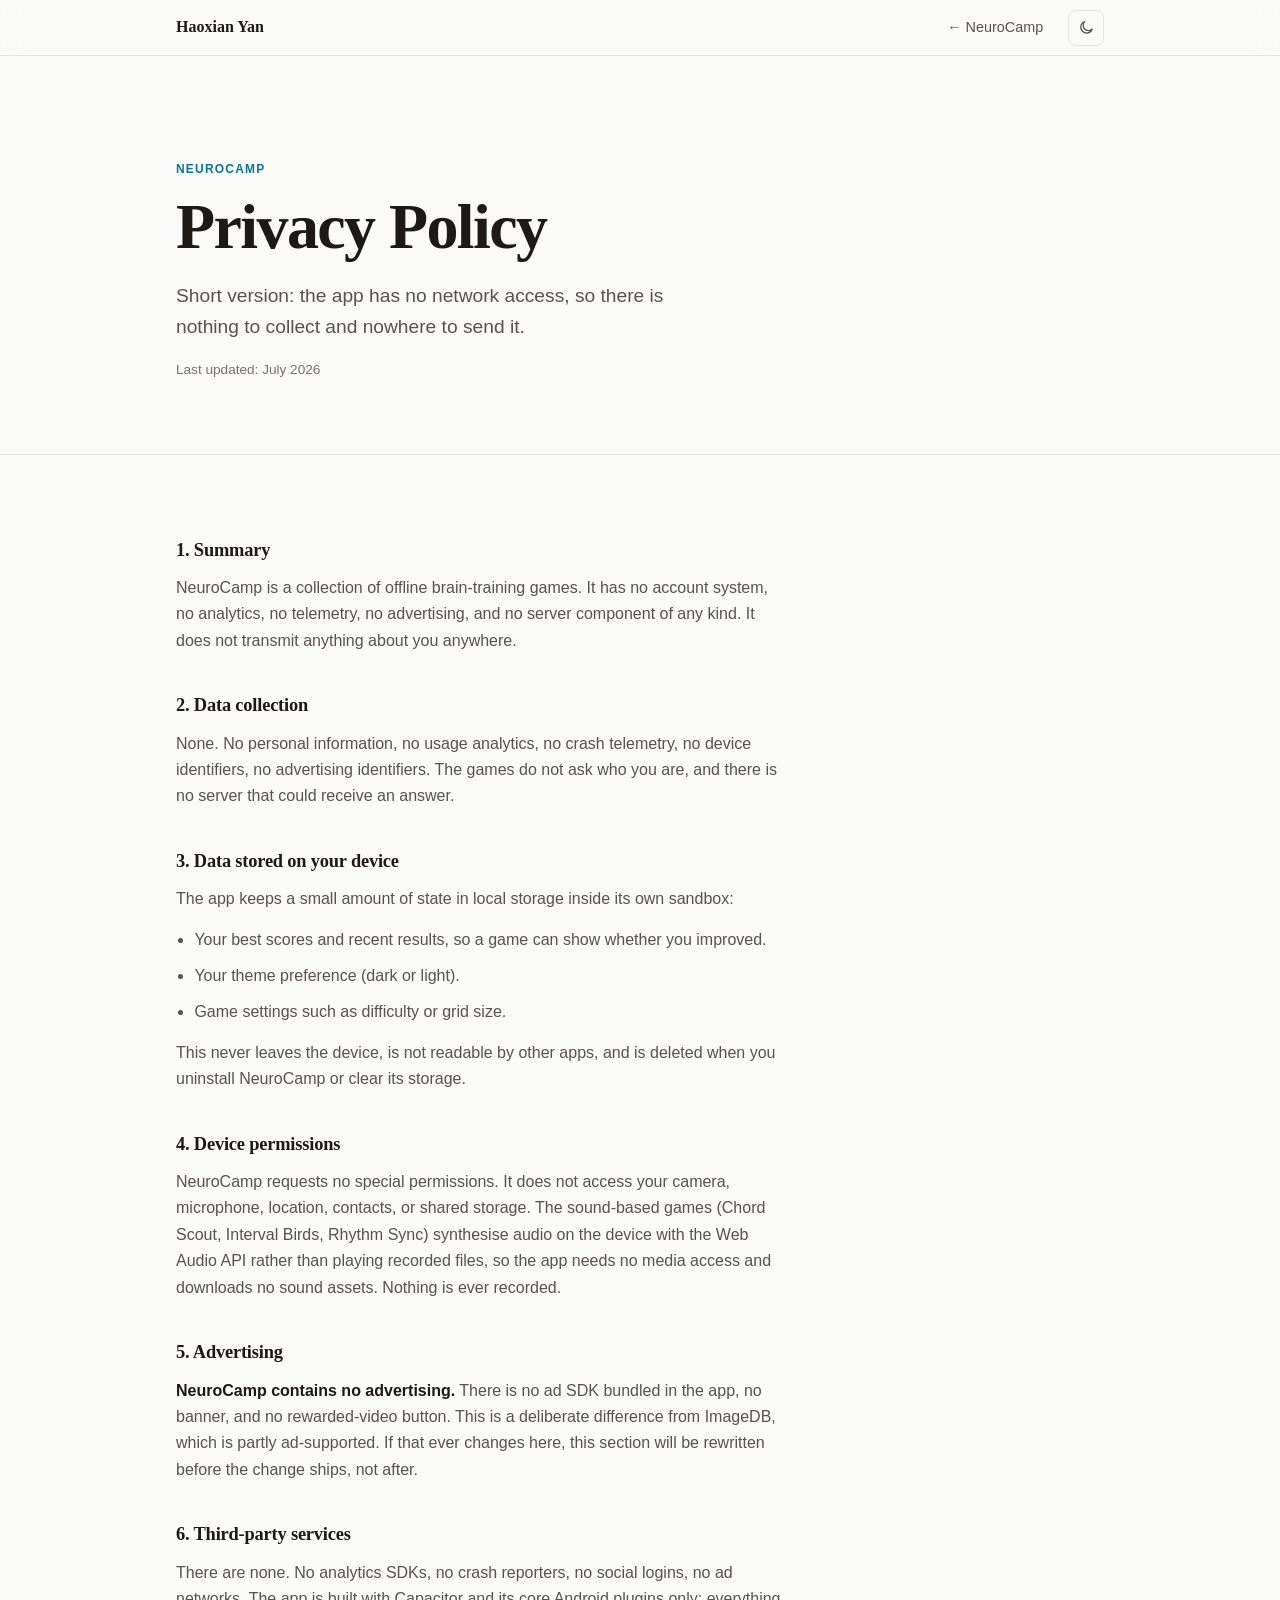
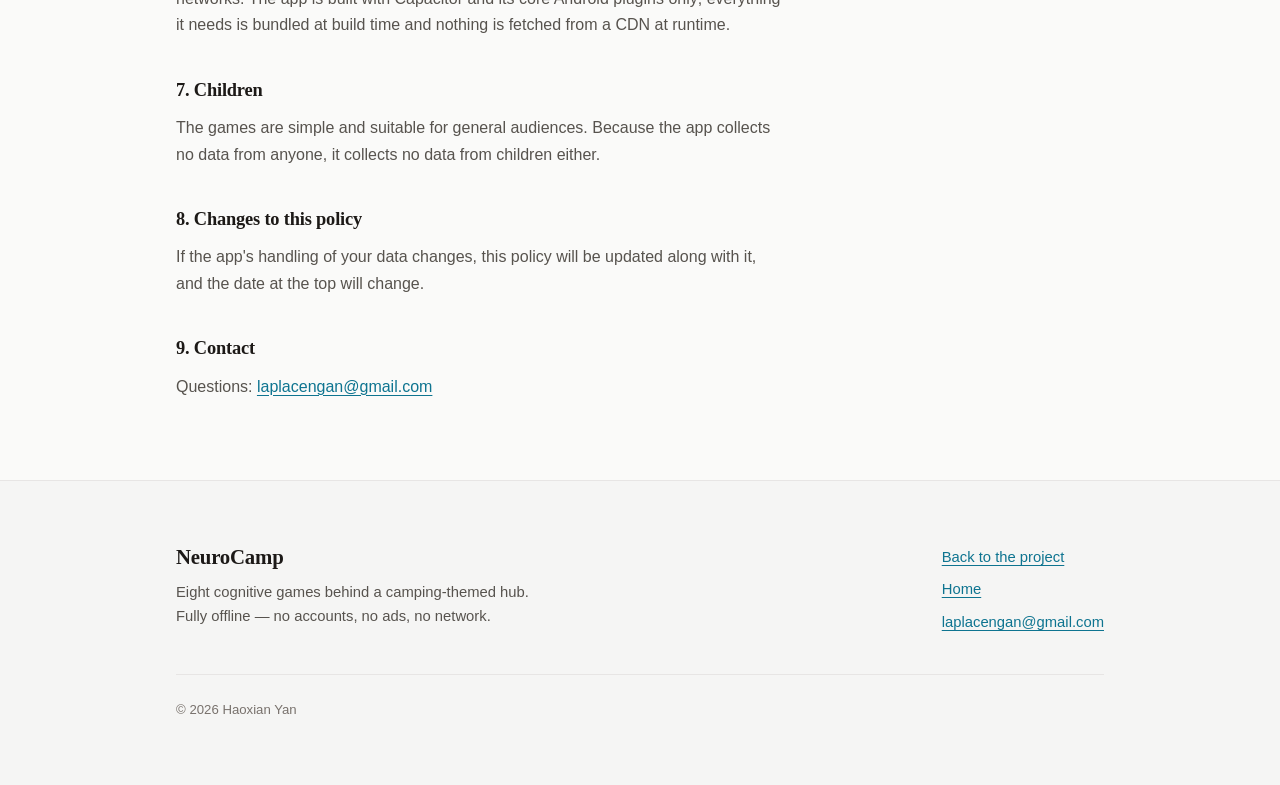
<file: mind-games-privacy.html>
<!DOCTYPE html>
<html lang="en">

<head>
    <meta charset="UTF-8">
    <meta name="viewport" content="width=device-width, initial-scale=1">
    <title>NeuroCamp — Privacy Policy</title>
    <meta name="description" content="Privacy policy for NeuroCamp, an offline brain-training game collection. No accounts, no analytics, no ads, no network access.">
    <meta name="theme-color" content="#fafaf9">
    <meta name="robots" content="index, follow">

    <link rel="icon" href="data:image/svg+xml,<svg xmlns='http://www.w3.org/2000/svg' viewBox='0 0 32 32'><rect width='32' height='32' rx='7' fill='%230e7490'/><path d='M5 21h5v-10h6v10h6v-10h5' stroke='white' stroke-width='2.6' fill='none' stroke-linecap='round' stroke-linejoin='round'/></svg>">
    <link rel="stylesheet" href="styles.css">

    <script>
        (function () {
            try {
                var t = localStorage.getItem("theme");
                if (t === "light" || t === "dark") document.documentElement.dataset.theme = t;
            } catch (e) { }
        })();
    </script>
</head>

<body>
    <a class="skip" href="#main">Skip to content</a>

    <nav class="nav" aria-label="Primary">
        <div class="container">
            <a class="nav-brand" href="index.html">Haoxian&nbsp;Yan</a>
            <ul class="nav-links">
                <li><a href="index.html#neurocamp">← NeuroCamp</a></li>
            </ul>
            <button class="theme-toggle" type="button" aria-label="Toggle dark mode" title="Toggle dark mode">
                <svg class="icon-sun" viewBox="0 0 24 24" aria-hidden="true">
                    <circle cx="12" cy="12" r="4.2" />
                    <path d="M12 2.5v2M12 19.5v2M2.5 12h2M19.5 12h2M5.1 5.1l1.4 1.4M17.5 17.5l1.4 1.4M18.9 5.1l-1.4 1.4M6.5 17.5l-1.4 1.4" />
                </svg>
                <svg class="icon-moon" viewBox="0 0 24 24" aria-hidden="true">
                    <path d="M20.5 14.3A8.5 8.5 0 1 1 9.7 3.5a7 7 0 0 0 10.8 10.8Z" />
                </svg>
            </button>
        </div>
    </nav>

    <header class="hero">
        <div class="container">
            <span class="eyebrow">NeuroCamp</span>
            <h1>Privacy Policy</h1>
            <p class="hero-role">Short version: the app has no network access, so there is nothing to collect and nowhere to send it.</p>
            <p class="updated" style="margin-top:1rem; color:var(--faint); font-size:0.85rem;">
                Last updated: <time datetime="2026-07">July 2026</time>
            </p>
        </div>
    </header>

    <main id="main">
        <section class="section">
            <div class="container">
                <article class="prose">

                    <h3 style="margin-top:0">1. Summary</h3>
                    <p>
                        NeuroCamp is a collection of offline brain-training games. It has no account system, no
                        analytics, no telemetry, no advertising, and no server component of any kind. It does not
                        transmit anything about you anywhere.
                    </p>

                    <h3>2. Data collection</h3>
                    <p>
                        None. No personal information, no usage analytics, no crash telemetry, no device identifiers,
                        no advertising identifiers. The games do not ask who you are, and there is no server that
                        could receive an answer.
                    </p>

                    <h3>3. Data stored on your device</h3>
                    <p>
                        The app keeps a small amount of state in local storage inside its own sandbox:
                    </p>
                    <ul>
                        <li>Your best scores and recent results, so a game can show whether you improved.</li>
                        <li>Your theme preference (dark or light).</li>
                        <li>Game settings such as difficulty or grid size.</li>
                    </ul>
                    <p>
                        This never leaves the device, is not readable by other apps, and is deleted when you
                        uninstall NeuroCamp or clear its storage.
                    </p>

                    <h3>4. Device permissions</h3>
                    <p>
                        NeuroCamp requests no special permissions. It does not access your camera, microphone,
                        location, contacts, or shared storage. The sound-based games (Chord Scout, Interval Birds,
                        Rhythm Sync) synthesise audio on the device with the Web Audio API rather than playing
                        recorded files, so the app needs no media access and downloads no sound assets. Nothing is
                        ever recorded.
                    </p>

                    <h3>5. Advertising</h3>
                    <p>
                        <strong>NeuroCamp contains no advertising.</strong> There is no ad SDK bundled in the app, no
                        banner, and no rewarded-video button. This is a deliberate difference from ImageDB, which is
                        partly ad-supported. If that ever changes here, this section will be rewritten before the
                        change ships, not after.
                    </p>

                    <h3>6. Third-party services</h3>
                    <p>
                        There are none. No analytics SDKs, no crash reporters, no social logins, no ad networks. The
                        app is built with Capacitor and its core Android plugins only; everything it needs is bundled
                        at build time and nothing is fetched from a CDN at runtime.
                    </p>

                    <h3>7. Children</h3>
                    <p>
                        The games are simple and suitable for general audiences. Because the app collects no data
                        from anyone, it collects no data from children either.
                    </p>

                    <h3>8. Changes to this policy</h3>
                    <p>
                        If the app's handling of your data changes, this policy will be updated along with it, and
                        the date at the top will change.
                    </p>

                    <h3>9. Contact</h3>
                    <p>
                        Questions: <a href="mailto:laplacengan@gmail.com">laplacengan@gmail.com</a>
                    </p>

                </article>
            </div>
        </section>
    </main>

    <footer class="footer">
        <div class="container">
            <div class="footer-grid">
                <div>
                    <h2>NeuroCamp</h2>
                    <p>
                        Eight cognitive games behind a camping-themed hub. Fully offline — no accounts, no ads,
                        no network.
                    </p>
                </div>
                <ul class="footer-links">
                    <li><a href="index.html#neurocamp">Back to the project</a></li>
                    <li><a href="index.html">Home</a></li>
                    <li><a href="mailto:laplacengan@gmail.com">laplacengan@gmail.com</a></li>
                </ul>
            </div>
            <div class="footer-base">
                <span>© <span id="year">2026</span> Haoxian Yan</span>
            </div>
        </div>
    </footer>

    <script src="site.js" defer></script>
</body>

</html>
</file>
<file: styles.css>
/* ============================================================
   Haoxian Yan — personal site
   Plain CSS, no build step, no external requests.

   Theming uses light-dark() with color-scheme, so the entire
   palette is declared once. Switching themes only changes
   `color-scheme` on :root — no duplicated token blocks, and
   with JS disabled the site still follows the OS preference.
   ============================================================ */

/* ---------- Reset ---------- */

*,
*::before,
*::after {
    box-sizing: border-box;
}

* {
    margin: 0;
}

html {
    -webkit-text-size-adjust: 100%;
    scroll-behavior: smooth;
}

img,
svg {
    display: block;
    max-width: 100%;
}

button {
    font: inherit;
    color: inherit;
    background: none;
    border: none;
    cursor: pointer;
}

/* ---------- Tokens ---------- */

:root {
    color-scheme: light dark;

    --bg:            light-dark(#fafaf9, #0c0a09);
    --surface:       light-dark(#ffffff, #1c1917);
    --surface-sunk:  light-dark(#f5f5f4, #141110);
    --border:        light-dark(#e7e5e4, #2c2724);
    --border-strong: light-dark(#d6d3d1, #3b3532);

    --text:    light-dark(#1c1917, #eae7e4);
    --muted:   light-dark(#57534e, #a8a29e);
    --faint:   light-dark(#78716c, #948d87);

    --accent:      light-dark(#0e7490, #22d3ee);
    --accent-soft: light-dark(#ecfeff, #0d3f4a);
    --accent-line: light-dark(#67e8f9, #155e6e);

    --font-serif: "Iowan Old Style", "Palatino Linotype", Palatino, Georgia, "Times New Roman", serif;
    --font-sans: -apple-system, BlinkMacSystemFont, "Segoe UI", Roboto, "Helvetica Neue", Arial, sans-serif;
    --font-mono: ui-monospace, SFMono-Regular, "SF Mono", Menlo, Consolas, "Liberation Mono", monospace;

    --radius: 12px;
    --radius-sm: 8px;
    --container: 62rem;
    --nav-h: 3.5rem;

    --shadow: 0 1px 2px light-dark(rgb(28 25 23 / 0.05), rgb(0 0 0 / 0.3)),
              0 4px 16px light-dark(rgb(28 25 23 / 0.04), rgb(0 0 0 / 0.24));
}

:root[data-theme="light"] { color-scheme: light; }
:root[data-theme="dark"]  { color-scheme: dark; }

/* ---------- Base ---------- */

body {
    background: var(--bg);
    color: var(--text);
    font-family: var(--font-sans);
    font-size: 1rem;
    line-height: 1.65;
    -webkit-font-smoothing: antialiased;
    text-rendering: optimizeLegibility;
}

h1, h2, h3, h4 {
    font-family: var(--font-serif);
    font-weight: 600;
    line-height: 1.2;
    letter-spacing: -0.01em;
    text-wrap: balance;
}

p, li {
    text-wrap: pretty;
}

a {
    color: var(--accent);
    text-decoration-thickness: 1px;
    text-underline-offset: 0.2em;
}

a:hover {
    text-decoration-thickness: 2px;
}

code {
    font-family: var(--font-mono);
    font-size: 0.875em;
    background: var(--surface-sunk);
    border: 1px solid var(--border);
    border-radius: 4px;
    padding: 0.1em 0.35em;
}

:focus-visible {
    outline: 2px solid var(--accent);
    outline-offset: 3px;
    border-radius: 2px;
}

::selection {
    background: var(--accent);
    color: var(--bg);
}

/* ---------- Layout ---------- */

.container {
    width: 100%;
    max-width: var(--container);
    margin-inline: auto;
    padding-inline: clamp(1.125rem, 5vw, 2rem);
}

.section {
    padding-block: clamp(3rem, 7vw, 5rem);
    scroll-margin-top: calc(var(--nav-h) + 1rem);
}

.section + .section {
    border-top: 1px solid var(--border);
}

.section-head {
    margin-bottom: 2.25rem;
}

.section-head h2 {
    font-size: clamp(1.6rem, 3.5vw, 2.1rem);
}

.section-head .lede {
    margin-top: 0.75rem;
    max-width: 60ch;
    color: var(--muted);
}

.eyebrow {
    display: block;
    margin-bottom: 0.6rem;
    font-family: var(--font-sans);
    font-size: 0.75rem;
    font-weight: 600;
    letter-spacing: 0.1em;
    text-transform: uppercase;
    color: var(--accent);
}

/* ---------- Skip link ---------- */

.skip {
    position: absolute;
    left: 0.75rem;
    top: -4rem;
    z-index: 100;
    background: var(--surface);
    color: var(--text);
    border: 1px solid var(--border-strong);
    border-radius: var(--radius-sm);
    padding: 0.6rem 1rem;
    text-decoration: none;
    transition: top 0.15s ease;
}

.skip:focus {
    top: 0.75rem;
}

/* ---------- Nav ---------- */

.nav {
    position: sticky;
    top: 0;
    z-index: 50;
    height: var(--nav-h);
    background: var(--bg);
    background: color-mix(in srgb, var(--bg) 82%, transparent);
    backdrop-filter: saturate(180%) blur(12px);
    -webkit-backdrop-filter: saturate(180%) blur(12px);
    border-bottom: 1px solid var(--border);
}

.nav .container {
    display: flex;
    align-items: center;
    gap: 0.5rem;
    height: 100%;
}

.nav-brand {
    font-family: var(--font-serif);
    font-size: 1rem;
    font-weight: 600;
    color: var(--text);
    text-decoration: none;
    margin-right: auto;
    white-space: nowrap;
}

.nav-links {
    display: flex;
    align-items: center;
    gap: 0.15rem;
    list-style: none;
    padding: 0;
    overflow-x: auto;
    scrollbar-width: none;
}

.nav-links::-webkit-scrollbar {
    display: none;
}

.nav-links a {
    display: block;
    padding: 0.4rem 0.7rem;
    border-radius: var(--radius-sm);
    font-size: 0.9rem;
    color: var(--muted);
    text-decoration: none;
    white-space: nowrap;
    transition: color 0.15s ease, background-color 0.15s ease;
}

.nav-links a:hover {
    color: var(--text);
    background: var(--surface-sunk);
}

.nav-links a[aria-current="true"] {
    color: var(--accent);
    background: var(--accent-soft);
}

/* Theme toggle: swap which glyph is visible based on resolved scheme. */
.theme-toggle {
    display: grid;
    place-items: center;
    flex: none;
    width: 2.25rem;
    height: 2.25rem;
    margin-left: 0.35rem;
    border: 1px solid var(--border);
    border-radius: var(--radius-sm);
    color: var(--muted);
    transition: color 0.15s ease, border-color 0.15s ease;
}

.theme-toggle:hover {
    color: var(--text);
    border-color: var(--border-strong);
}

.theme-toggle svg {
    width: 1.05rem;
    height: 1.05rem;
    grid-area: 1 / 1;
    stroke: currentColor;
    fill: none;
    stroke-width: 1.7;
    stroke-linecap: round;
    stroke-linejoin: round;
}

.theme-toggle .icon-sun   { display: none; }
.theme-toggle .icon-moon  { display: block; }

@media (prefers-color-scheme: dark) {
    :root:not([data-theme="light"]) .theme-toggle .icon-sun  { display: block; }
    :root:not([data-theme="light"]) .theme-toggle .icon-moon { display: none; }
}

:root[data-theme="dark"] .theme-toggle .icon-sun  { display: block; }
:root[data-theme="dark"] .theme-toggle .icon-moon { display: none; }

/* ---------- Hero ---------- */

.hero {
    padding-block: clamp(3.5rem, 9vw, 6.5rem) clamp(3rem, 6vw, 4.5rem);
    border-bottom: 1px solid var(--border);
}

.hero h1 {
    font-size: clamp(2.4rem, 7vw, 4rem);
    letter-spacing: -0.025em;
}

.hero .container {
    display: flow-root;
}

.hero-portrait {
    float: right;
    width: clamp(10rem, 24vw, 16rem);
    height: auto;
    margin: 0 0 1.5rem 2rem;
    border-radius: var(--radius);
    border: 1px solid var(--border);
}

/* ---------- Photography ---------- */

.photo-grid {
    display: grid;
    grid-template-columns: repeat(auto-fit, minmax(min(100%, 15rem), 1fr));
    gap: 1.75rem 1.25rem;
}

.photo-grid figure {
    min-width: 0;
}

.photo-grid img,
.research-photo img,
.collaborator-photo img {
    width: 100%;
    height: auto;
    border: 1px solid var(--border);
    border-radius: var(--radius);
}

figcaption {
    margin-top: 0.65rem;
    font-size: 0.875rem;
    color: var(--muted);
}

.research-photo {
    max-width: 44rem;
    margin-top: 1.75rem;
}

.collaborator-photo {
    max-width: 26rem;
    margin-top: 1.25rem;
}

@media (max-width: 40rem) {
    .hero-portrait {
        float: none;
        width: 11rem;
        margin: 0 0 1.5rem;
    }
}

.hero-role {
    margin-top: 0.85rem;
    font-size: clamp(1.05rem, 2.2vw, 1.2rem);
    color: var(--muted);
    max-width: 46ch;
}

.hero-bio {
    margin-top: 1.5rem;
    max-width: 58ch;
}

.hero-meta {
    display: flex;
    flex-wrap: wrap;
    gap: 0.5rem 1.25rem;
    margin-top: 1.75rem;
    padding-top: 1.5rem;
    border-top: 1px solid var(--border);
    font-size: 0.875rem;
    color: var(--faint);
}

.hero-meta > * {
    display: flex;
    align-items: center;
    gap: 0.45rem;
}

.hero-actions {
    display: flex;
    flex-wrap: wrap;
    gap: 0.7rem;
    margin-top: 1.75rem;
}

.btn {
    display: inline-flex;
    align-items: center;
    gap: 0.45rem;
    padding: 0.6rem 1.1rem;
    border-radius: var(--radius-sm);
    border: 1px solid var(--border-strong);
    font-size: 0.9rem;
    font-weight: 500;
    color: var(--text);
    text-decoration: none;
    transition: border-color 0.15s ease, background-color 0.15s ease, transform 0.15s ease;
}

.btn:hover {
    background: var(--surface-sunk);
    border-color: var(--faint);
}

.btn:active {
    transform: translateY(1px);
}

.btn-primary {
    background: var(--accent);
    border-color: var(--accent);
    color: light-dark(#ffffff, #06181d);
}

.btn-primary:hover {
    background: color-mix(in srgb, var(--accent) 88%, var(--text));
    border-color: transparent;
}

/* ---------- Cards ---------- */

.card {
    background: var(--surface);
    border: 1px solid var(--border);
    border-radius: var(--radius);
    padding: clamp(1.35rem, 3.5vw, 2rem);
    box-shadow: var(--shadow);
}

.card + .card {
    margin-top: 1.25rem;
}

.card-head {
    display: flex;
    flex-wrap: wrap;
    align-items: baseline;
    gap: 0.5rem 1rem;
}

.card-head h3 {
    font-size: 1.4rem;
}

.card-sub {
    margin-top: 0.4rem;
    font-size: 0.875rem;
    color: var(--faint);
}

.card-lede {
    margin-top: 1rem;
    max-width: 70ch;
}

/* ---------- Paper ---------- */

.paper {
    border-left: 3px solid var(--accent);
    background: var(--surface);
    border-radius: 0 var(--radius) var(--radius) 0;
    padding: clamp(1.25rem, 3vw, 1.75rem);
    margin-block: 1.75rem;
}

.paper-title {
    font-size: 1.2rem;
    line-height: 1.35;
}

.paper-authors {
    margin-top: 0.6rem;
    color: var(--muted);
    font-size: 0.95rem;
}

.paper-authors .me {
    color: var(--text);
    font-weight: 600;
    border-bottom: 2px solid var(--accent-line);
}

.paper-note {
    margin-top: 0.9rem;
    font-size: 0.85rem;
    color: var(--faint);
}

/* ---------- Pills & tags ---------- */

.pills {
    display: flex;
    flex-wrap: wrap;
    gap: 0.4rem;
    margin-top: 0.9rem;
    list-style: none;
    padding: 0;
}

.pill {
    display: inline-block;
    max-width: 100%;
    padding: 0.2rem 0.6rem;
    border-radius: 999px;
    border: 1px solid var(--border-strong);
    background: var(--surface-sunk);
    font-size: 0.75rem;
    color: var(--muted);
    /* Deliberately not nowrap: a long venue name would otherwise
       force horizontal page scroll on narrow screens. */
}

.pill-accent {
    border-color: var(--accent-line);
    background: var(--accent-soft);
    color: var(--accent);
}

/* ---------- Link lists ---------- */

.linklist {
    list-style: none;
    padding: 0;
    margin-top: 1.25rem;
    border-top: 1px solid var(--border);
}

.linklist li {
    border-bottom: 1px solid var(--border);
}

.linklist a {
    display: flex;
    flex-wrap: wrap;
    align-items: baseline;
    gap: 0.25rem 0.75rem;
    padding: 0.75rem 0.25rem;
    text-decoration: none;
    color: var(--text);
    transition: padding-left 0.15s ease, color 0.15s ease;
}

.linklist a:hover {
    color: var(--accent);
    padding-left: 0.6rem;
}

.linklist a::after {
    content: "→";
    margin-left: auto;
    color: var(--faint);
    transition: transform 0.15s ease, color 0.15s ease;
}

.linklist a:hover::after {
    color: var(--accent);
    transform: translateX(3px);
}

.linklist .note {
    font-size: 0.85rem;
    color: var(--faint);
    font-weight: 400;
}

.linklist a > span:first-child {
    font-weight: 500;
}

/* ---------- Callout / disclosure ---------- */

.callout {
    margin-top: 1.75rem;
    padding: clamp(1.1rem, 3vw, 1.5rem);
    background: var(--accent-soft);
    border: 1px solid var(--accent-line);
    border-radius: var(--radius);
}

.callout h4 {
    font-size: 1.05rem;
    display: flex;
    align-items: center;
    gap: 0.5rem;
}

.callout h4::before {
    content: "";
    width: 0.5rem;
    height: 0.5rem;
    border-radius: 50%;
    background: var(--accent);
    flex: none;
}

.callout p + p {
    margin-top: 0.85rem;
}

.callout > p:first-of-type {
    margin-top: 0.85rem;
}

/* ---------- Details / accordions ---------- */

.accordions {
    margin-top: 1.5rem;
    border-top: 1px solid var(--border);
}

details {
    border-bottom: 1px solid var(--border);
}

summary {
    display: flex;
    align-items: center;
    gap: 0.75rem;
    padding: 0.85rem 0.25rem;
    cursor: pointer;
    font-size: 0.95rem;
    font-weight: 500;
    list-style: none;
    transition: color 0.15s ease;
}

summary::-webkit-details-marker {
    display: none;
}

summary:hover {
    color: var(--accent);
}

summary::after {
    content: "";
    margin-left: auto;
    width: 0.5rem;
    height: 0.5rem;
    border-right: 1.5px solid currentColor;
    border-bottom: 1.5px solid currentColor;
    transform: rotate(45deg) translate(-2px, -2px);
    transition: transform 0.2s ease;
    color: var(--faint);
    flex: none;
}

details[open] > summary::after {
    transform: rotate(-135deg) translate(-2px, -2px);
}

details[open] > summary {
    color: var(--accent);
}

.details-body {
    padding: 0.25rem 0.25rem 1.4rem;
    max-width: 72ch;
}

.details-body > * + * {
    margin-top: 0.9rem;
}

.details-body p {
    color: var(--muted);
}

.details-body strong {
    color: var(--text);
}

.details-body ul {
    padding-left: 1.1rem;
    color: var(--muted);
}

.details-body li + li {
    margin-top: 0.5rem;
}

/* ---------- Apps ---------- */

.jumpbar {
    display: flex;
    flex-wrap: wrap;
    gap: 0.5rem;
    margin-bottom: 2rem;
    list-style: none;
    padding: 0;
}

.jumpbar a {
    display: inline-block;
    padding: 0.35rem 0.8rem;
    border: 1px solid var(--border-strong);
    border-radius: 999px;
    font-size: 0.85rem;
    color: var(--muted);
    text-decoration: none;
    transition: all 0.15s ease;
}

.jumpbar a:hover {
    color: var(--accent);
    border-color: var(--accent);
    background: var(--accent-soft);
}

.app + .app {
    margin-top: 1.25rem;
}

.app {
    scroll-margin-top: calc(var(--nav-h) + 1rem);
}

.storeslot {
    display: inline-flex;
    align-items: center;
    gap: 0.5rem;
    margin-top: 1.5rem;
    padding: 0.55rem 0.95rem;
    border: 1px dashed var(--border-strong);
    border-radius: var(--radius-sm);
    font-size: 0.825rem;
    color: var(--faint);
}

.storeslot::before {
    content: "";
    width: 0.45rem;
    height: 0.45rem;
    border-radius: 50%;
    background: var(--faint);
    opacity: 0.6;
}

.privacy-link {
    display: inline-block;
    margin-top: 1.25rem;
    font-size: 0.9rem;
}

/* ---------- Next / plans grid ---------- */

.grid-2 {
    display: grid;
    grid-template-columns: repeat(auto-fit, minmax(min(100%, 16rem), 1fr));
    gap: 1rem;
}

.mini {
    background: var(--surface);
    border: 1px solid var(--border);
    border-radius: var(--radius);
    padding: 1.25rem;
}

.mini h3 {
    font-size: 1rem;
    font-family: var(--font-sans);
    font-weight: 600;
}

.mini p {
    margin-top: 0.5rem;
    font-size: 0.9rem;
    color: var(--muted);
}

/* ---------- Footer ---------- */

.footer {
    border-top: 1px solid var(--border);
    background: var(--surface-sunk);
    padding-block: clamp(2.5rem, 6vw, 4rem);
}

.footer-grid {
    display: flex;
    flex-wrap: wrap;
    gap: 2rem;
    justify-content: space-between;
    align-items: flex-start;
}

.footer h2 {
    font-size: 1.3rem;
}

.footer p {
    margin-top: 0.6rem;
    color: var(--muted);
    max-width: 44ch;
    font-size: 0.925rem;
}

.footer-links {
    list-style: none;
    padding: 0;
    display: flex;
    flex-direction: column;
    gap: 0.5rem;
    font-size: 0.925rem;
}

.footer-base {
    margin-top: 2.5rem;
    padding-top: 1.5rem;
    border-top: 1px solid var(--border);
    display: flex;
    flex-wrap: wrap;
    gap: 1rem;
    justify-content: space-between;
    font-size: 0.825rem;
    color: var(--faint);
}

/* ---------- Prose (privacy policy) ---------- */

.prose {
    max-width: 68ch;
}

.prose h2 {
    font-size: 1.75rem;
}

.prose h3 {
    font-size: 1.15rem;
    margin-top: 2.25rem;
    padding-top: 0.25rem;
}

.prose p {
    margin-top: 0.9rem;
    color: var(--muted);
}

.prose strong {
    color: var(--text);
}

.prose .updated {
    margin-top: 0.5rem;
    font-size: 0.85rem;
    color: var(--faint);
}

.prose ul {
    margin-top: 0.9rem;
    padding-left: 1.15rem;
    color: var(--muted);
}

.prose li + li {
    margin-top: 0.6rem;
}

/* ---------- Motion & print ---------- */

@media (prefers-reduced-motion: reduce) {
    html {
        scroll-behavior: auto;
    }

    *,
    *::before,
    *::after {
        animation-duration: 0.01ms !important;
        animation-iteration-count: 1 !important;
        transition-duration: 0.01ms !important;
    }
}

@media print {
    .nav,
    .skip,
    .theme-toggle,
    .jumpbar,
    .storeslot,
    .hero-actions {
        display: none !important;
    }

    body {
        background: #fff;
        color: #000;
    }

    .card,
    .paper,
    .callout {
        box-shadow: none;
        border: 1px solid #ccc;
        break-inside: avoid;
    }

    details {
        break-inside: avoid;
    }

    /* Expand every accordion so nothing is lost on paper. */
    .details-body {
        display: block !important;
    }

    a[href^="http"]::after {
        content: " (" attr(href) ")";
        font-size: 0.75em;
        color: #555;
        word-break: break-all;
    }
}
</file>
